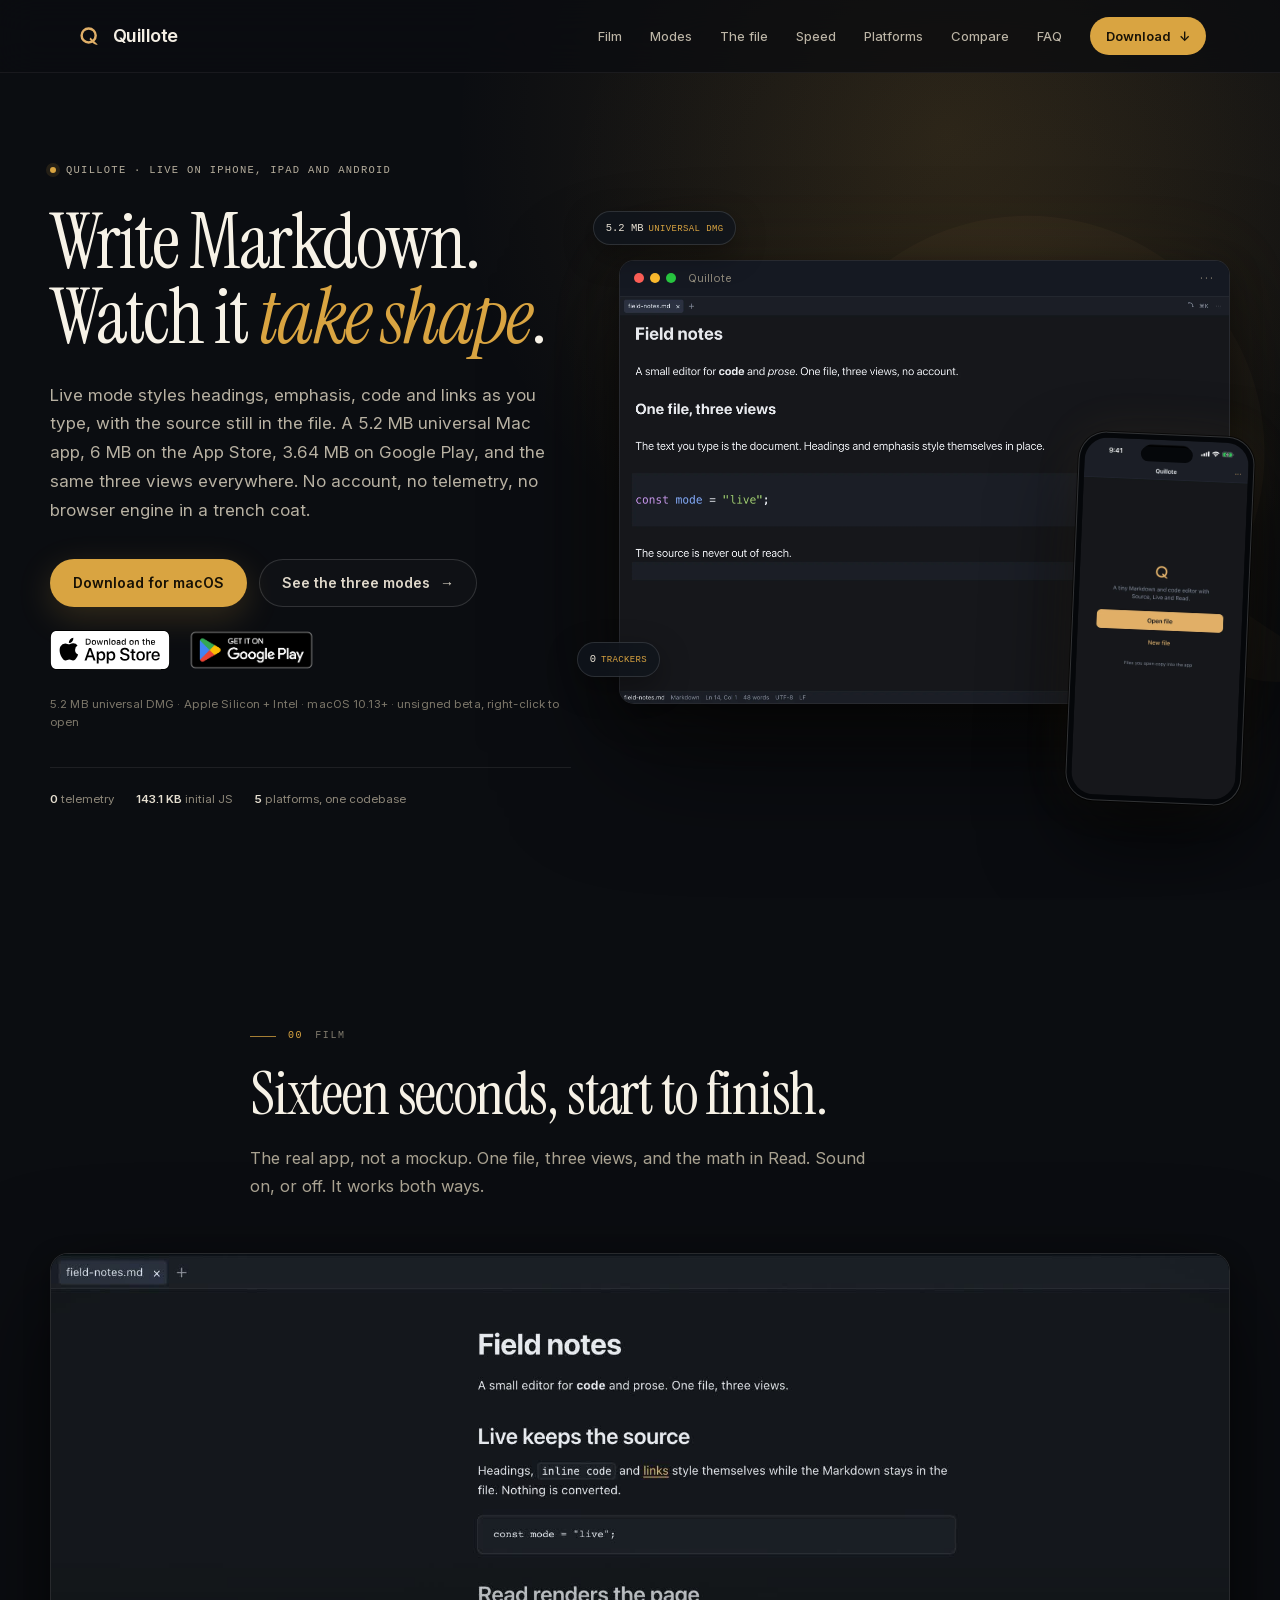
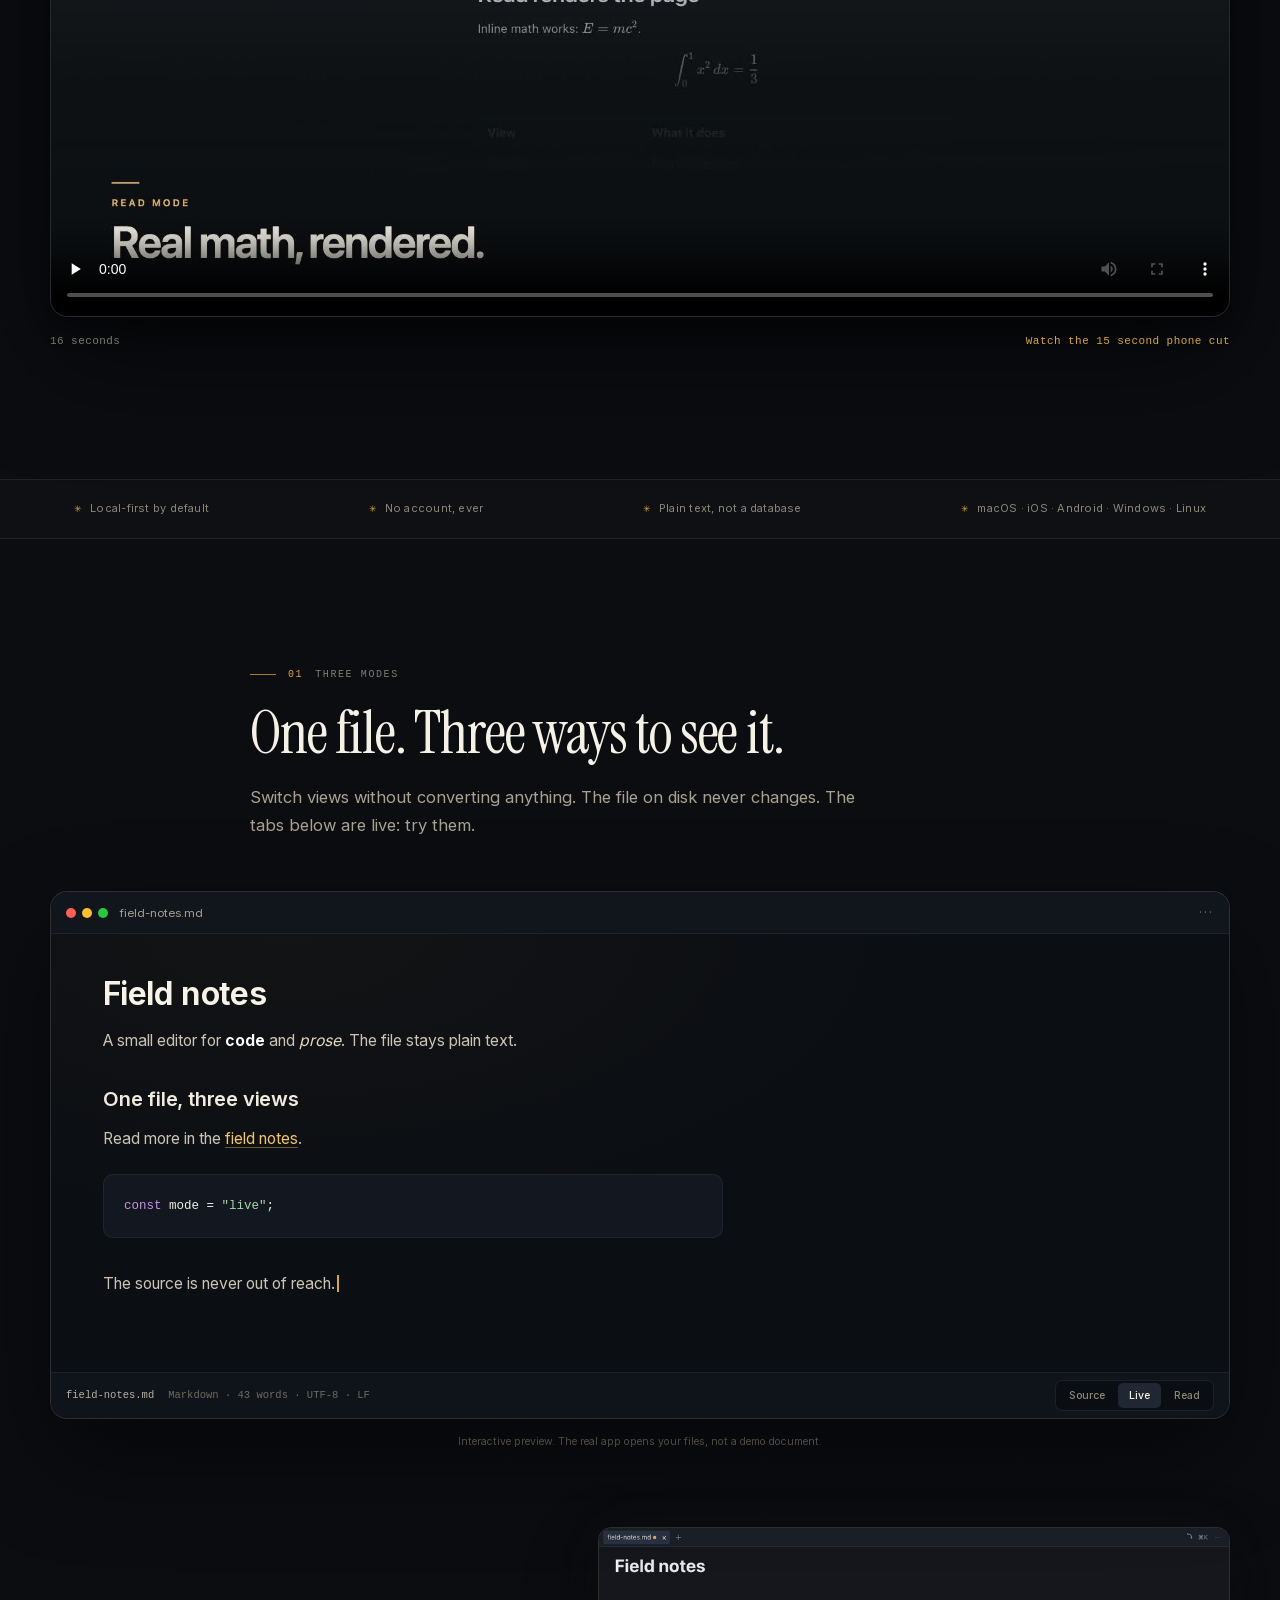
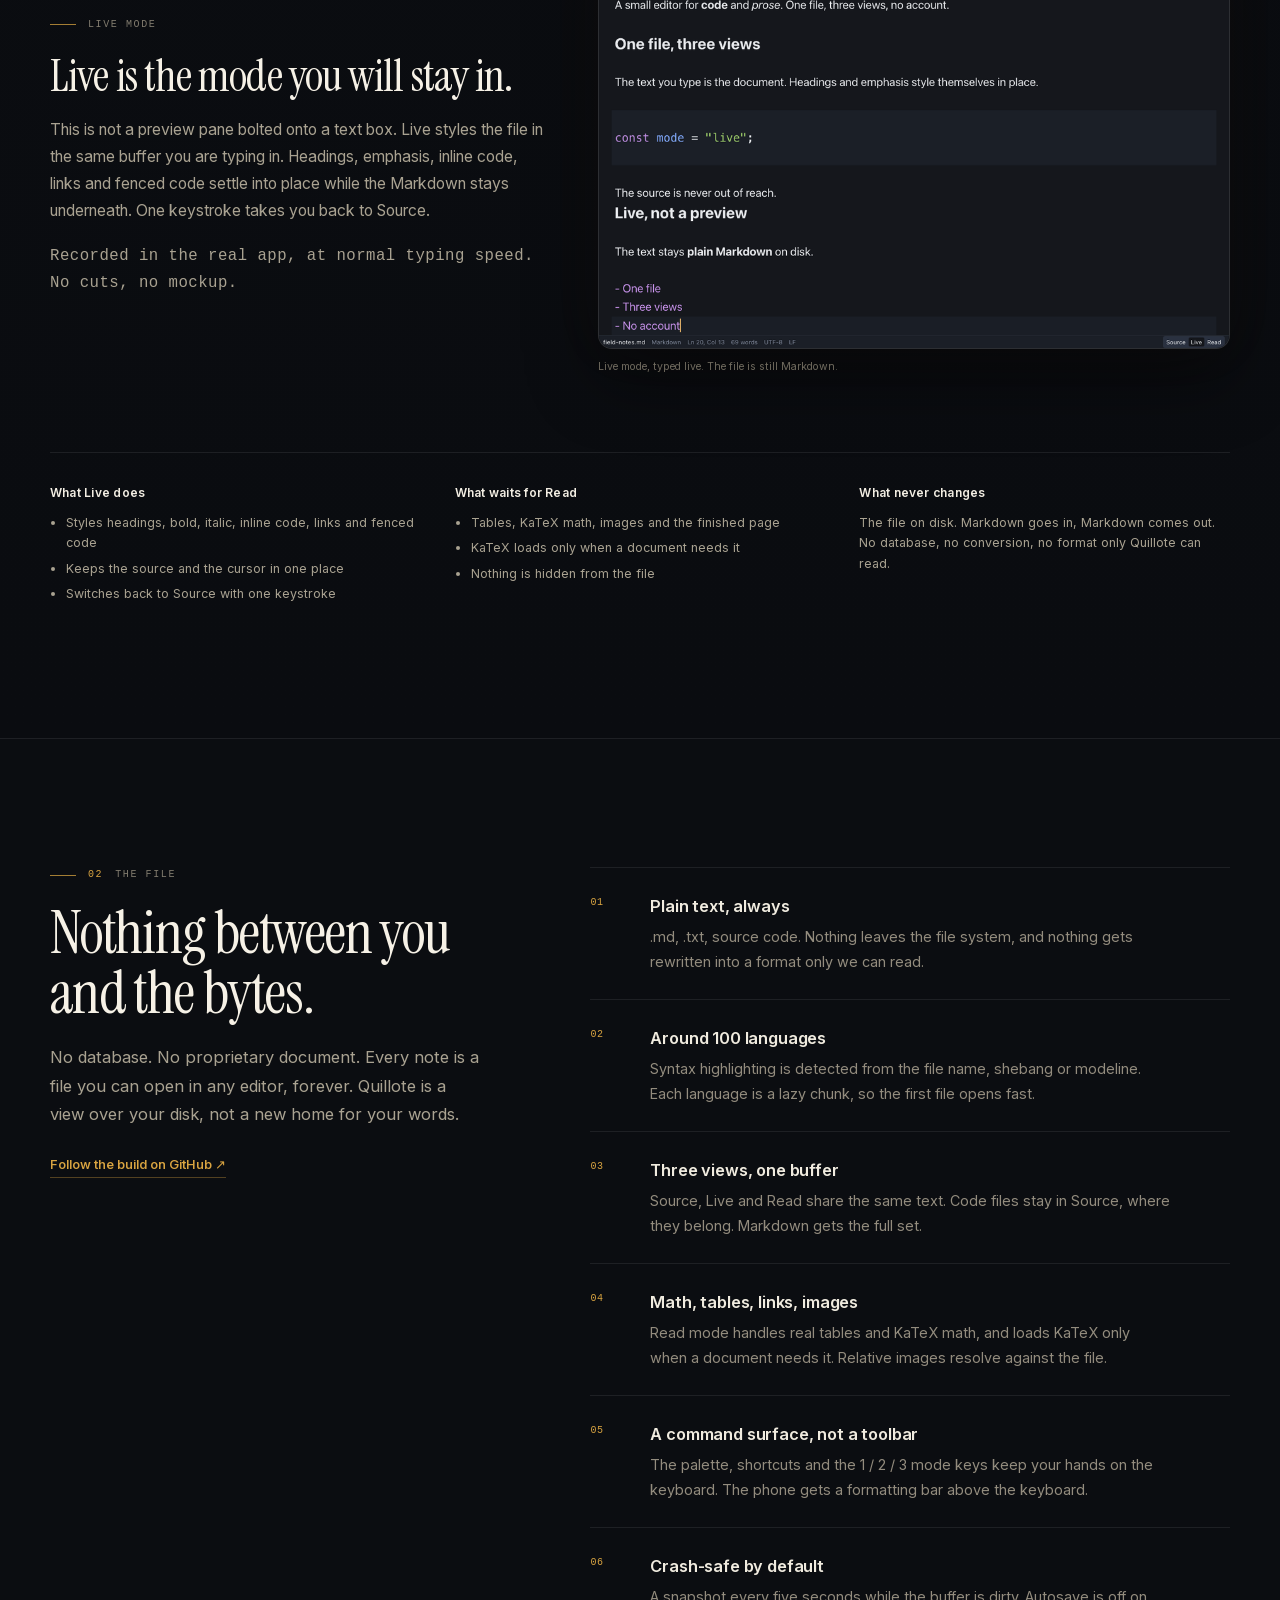
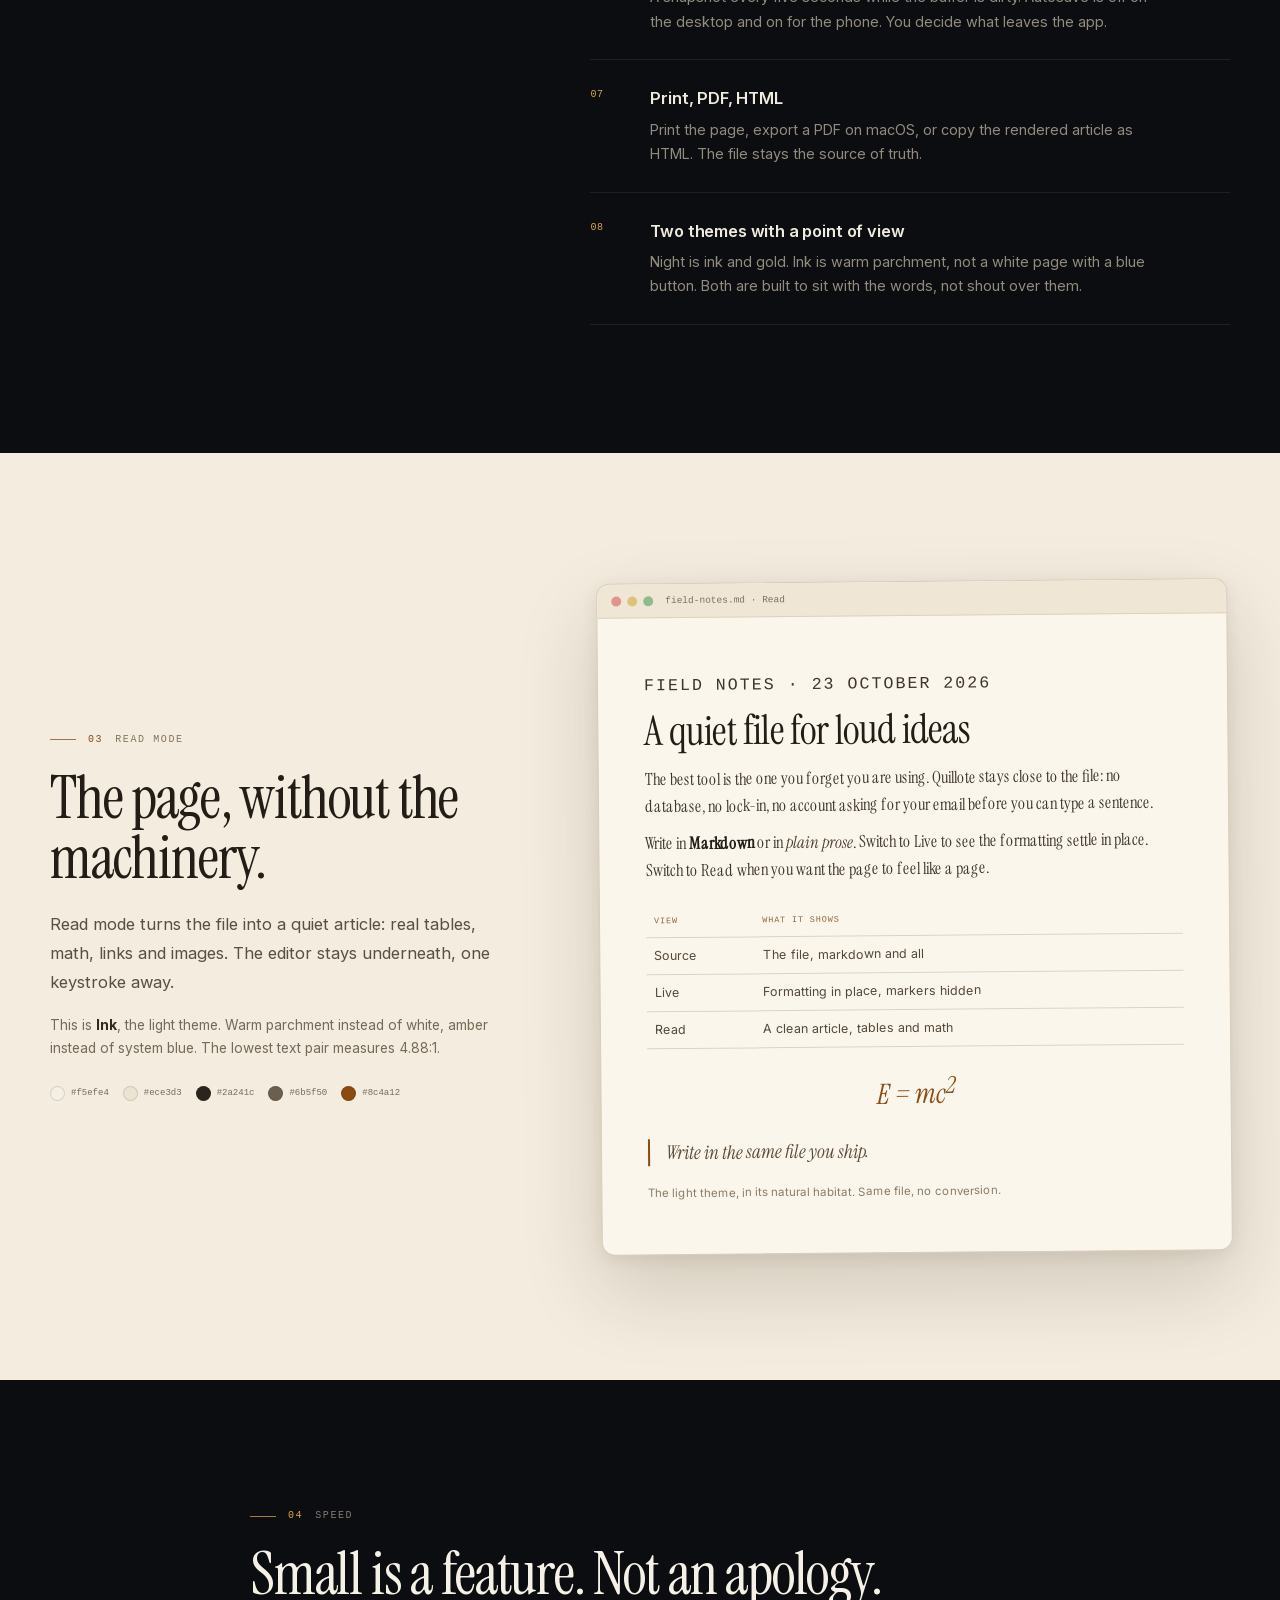
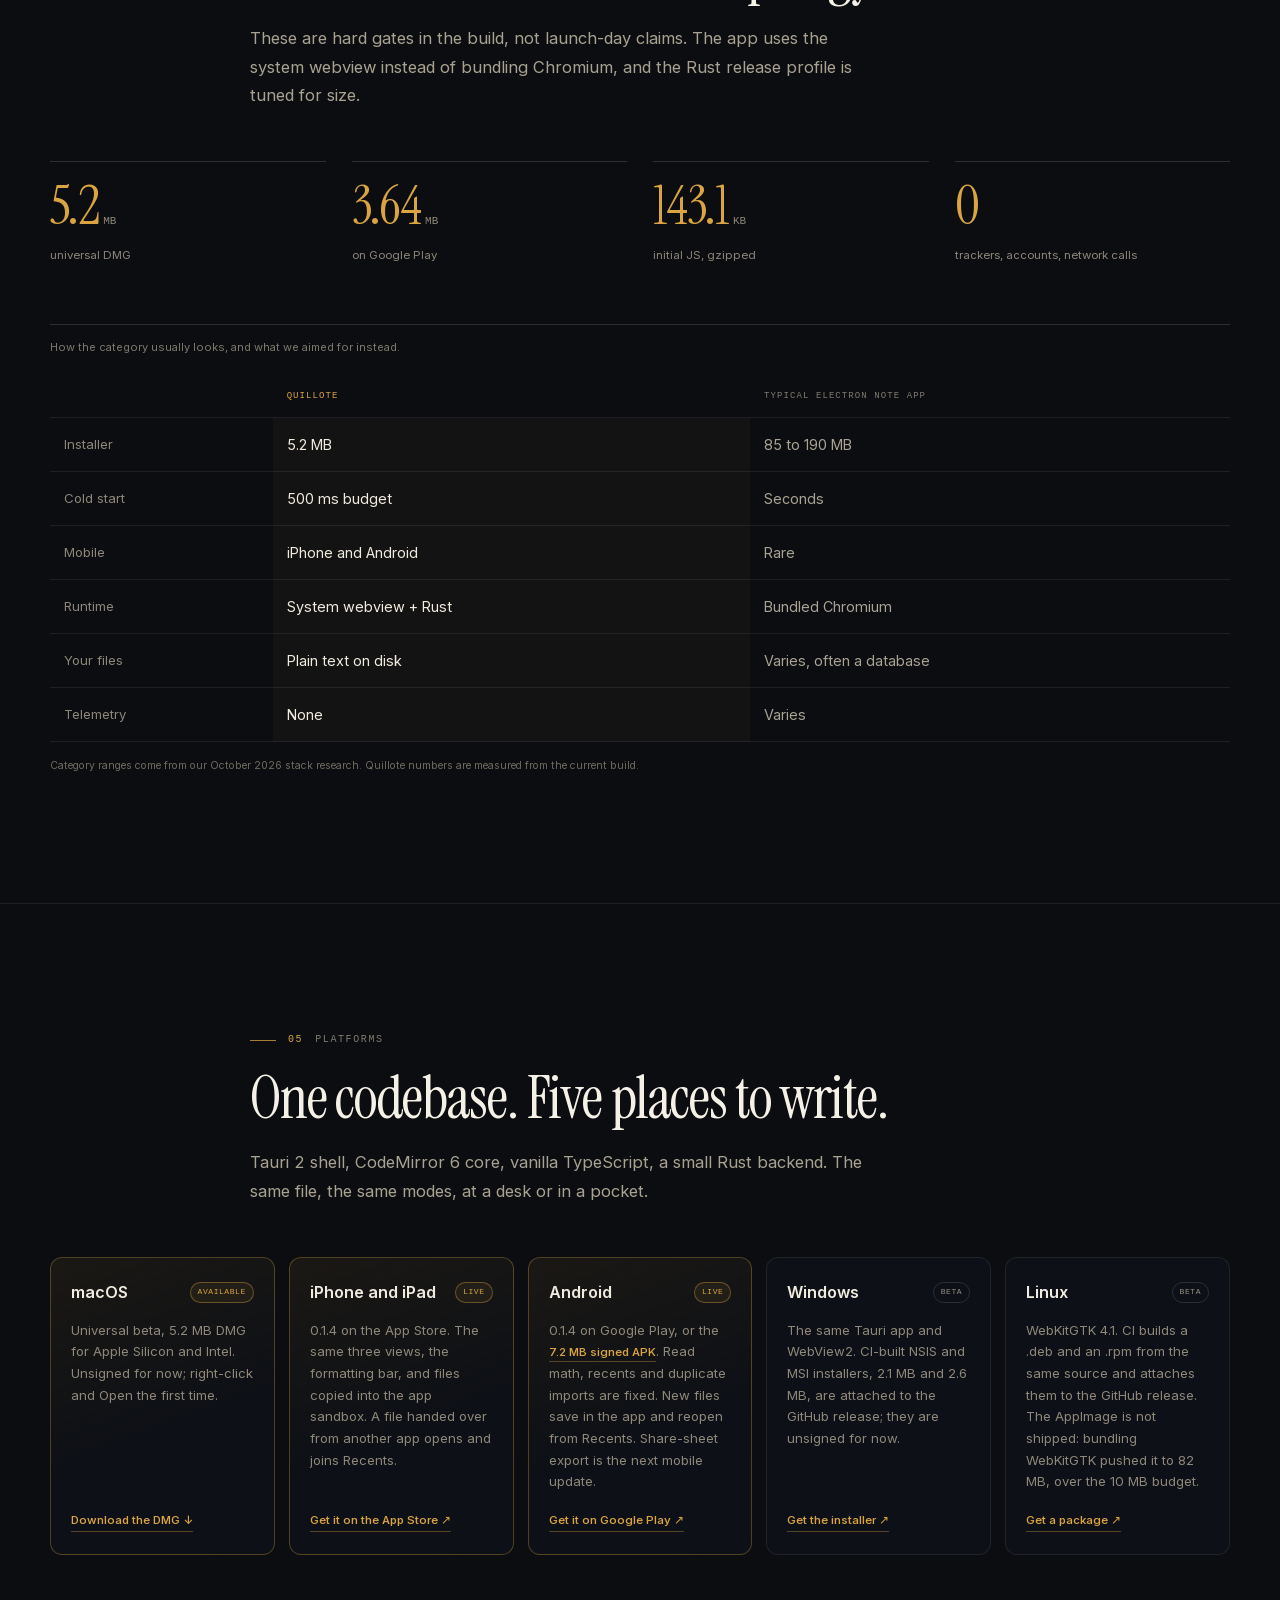
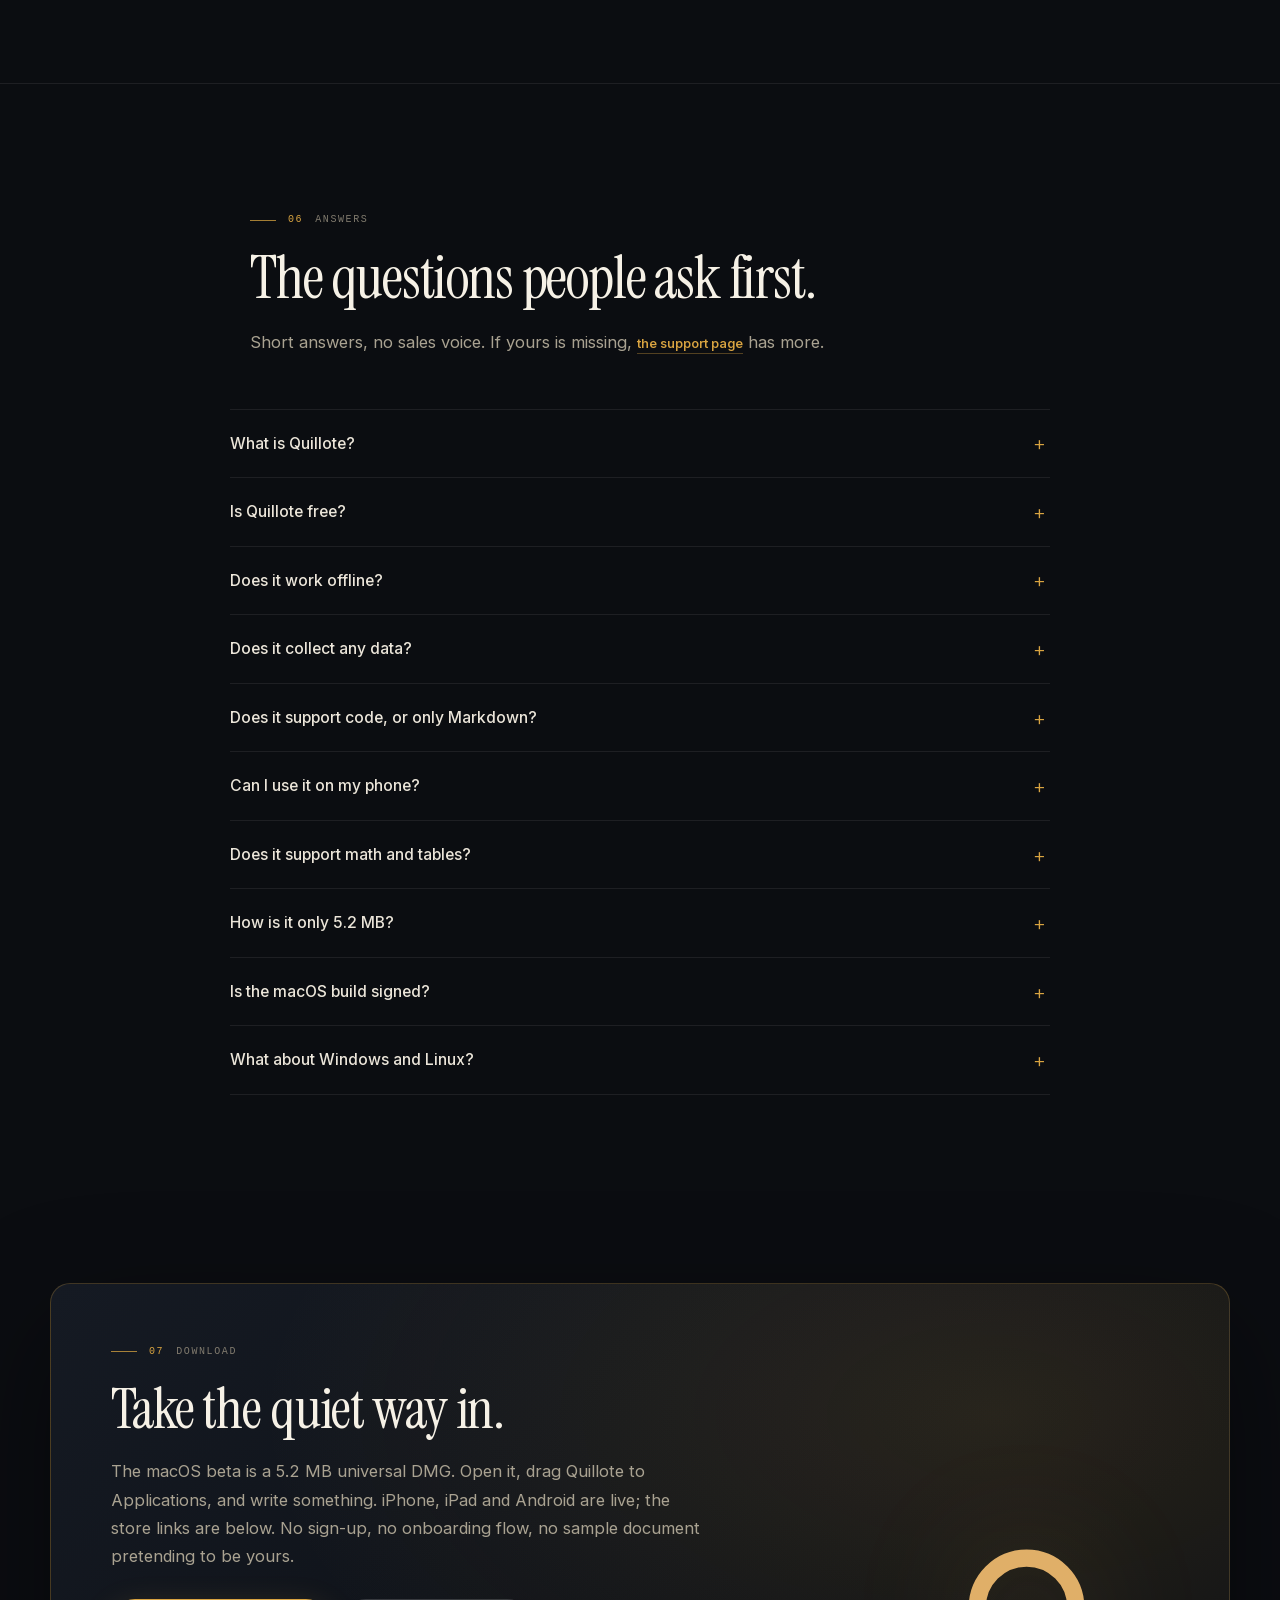
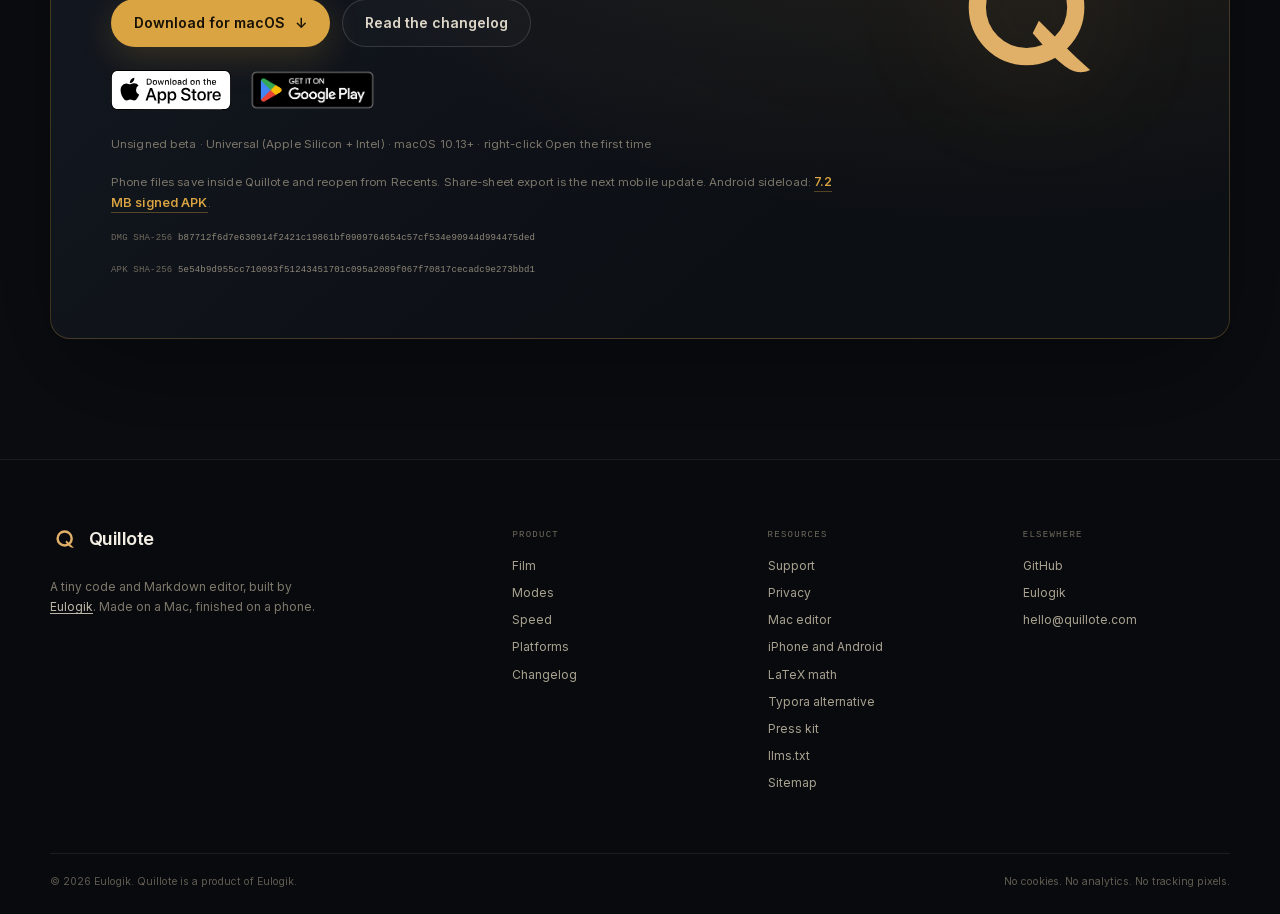
<file: index.html>
<!DOCTYPE html>
<html lang="en">
<head>
  <meta charset="utf-8">
  <meta name="viewport" content="width=device-width, initial-scale=1, viewport-fit=cover">
  <title>Quillote: a tiny Markdown editor with a real Live mode</title>
  <meta name="description" content="Quillote is a 5.2 MB Markdown and code editor for macOS, iPhone, iPad and Android. Live mode styles the file as you type. Local files, no account, no telemetry.">
  <link rel="canonical" href="https://quillote.com/">
  <meta name="theme-color" content="#0b0d11">
  <meta name="color-scheme" content="dark">
  <meta name="author" content="Eulogik">

  <meta property="og:type" content="website">
  <meta property="og:site_name" content="Quillote">
  <meta property="og:title" content="Quillote: write Markdown, watch it take shape">
  <meta property="og:description" content="Live Markdown with a real code editor inside. A 5.2 MB Mac app, 6 MB on the App Store, 3.64 MB on Google Play. Local files, no account, no telemetry.">
  <meta property="og:url" content="https://quillote.com/">
  <meta property="og:image" content="https://quillote.com/assets/img/og.jpg">
  <meta property="og:image:width" content="1200">
  <meta property="og:image:height" content="630">
  <meta property="og:image:alt" content="Quillote, a tiny code and Markdown editor">
  <meta name="twitter:card" content="summary_large_image">
  <meta name="twitter:title" content="Quillote: write Markdown, watch it take shape">
  <meta name="twitter:description" content="Live Markdown with a real code editor inside. A 5.2 MB Mac app, 6 MB on the App Store, 3.64 MB on Google Play. Local files, no account, no telemetry.">
  <meta name="twitter:image" content="https://quillote.com/assets/img/og.jpg">

  <link rel="icon" href="assets/img/quillote-mark.svg" type="image/svg+xml">
  <link rel="apple-touch-icon" href="assets/img/apple-touch-icon.png">
  <link rel="manifest" href="site.webmanifest">
  <link rel="alternate" type="text/markdown" href="index.md" title="Quillote in Markdown">
  <link rel="describedby" href="llms.txt" type="text/plain">

  <link rel="preload" href="assets/fonts/instrument-serif-regular.woff2" as="font" type="font/woff2" crossorigin>
  <link rel="preload" href="assets/fonts/inter-var.woff2" as="font" type="font/woff2" crossorigin>
  <link rel="preload" href="assets/img/desktop-live-hero.webp" as="image" type="image/webp">
  <link rel="stylesheet" href="assets/css/site.css">
  <script>document.documentElement.classList.add('js')</script>
  <script type="application/ld+json">
  {
    "@context": "https://schema.org",
    "@graph": [
      {
        "@type": "WebSite",
        "@id": "https://quillote.com/#website",
        "url": "https://quillote.com/",
        "name": "Quillote",
        "description": "A tiny code and Markdown editor with Source, Live and Read.",
        "inLanguage": "en",
        "publisher": { "@id": "https://quillote.com/#org" }
      },
      {
        "@type": "Organization",
        "@id": "https://quillote.com/#org",
        "name": "Eulogik",
        "url": "https://eulogik.com",
        "logo": "https://quillote.com/assets/img/quillote-icon.png",
        "sameAs": ["https://github.com/eulogik"]
      },
      {
        "@type": "WebPage",
        "@id": "https://quillote.com/#webpage",
        "url": "https://quillote.com/",
        "name": "Quillote: a tiny Markdown editor with a real Live mode",
        "isPartOf": { "@id": "https://quillote.com/#website" },
        "about": { "@id": "https://quillote.com/#app" },
        "primaryImageOfPage": "https://quillote.com/assets/img/og.jpg",
        "datePublished": "2026-10-22",
        "dateModified": "2026-11-04"
      },
      {
        "@type": "VideoObject",
        "name": "Quillote in sixteen seconds",
        "description": "Source, Live and Read in the real app, with KaTeX math, code highlighting and local files.",
        "thumbnailUrl": "https://quillote.com/assets/video/quillote-desktop-poster.jpg",
        "uploadDate": "2026-11-04",
        "duration": "PT16S",
        "contentUrl": "https://quillote.com/assets/video/quillote-desktop-16x9-sound.mp4"
      },
      {
        "@type": "SoftwareApplication",
        "@id": "https://quillote.com/#app",
        "name": "Quillote",
        "operatingSystem": "macOS, iOS, Android, Windows, Linux",
        "applicationCategory": "DeveloperApplication",
        "description": "A tiny code and Markdown editor with Source, Live and Read views. Local files, no account, no telemetry.",
        "softwareVersion": "0.1.3",
        "isAccessibleForFree": true,
        "license": "Proprietary",
        "downloadUrl": "https://quillote.com/assets/downloads/Quillote_0.1.3_universal.dmg",
        "screenshot": "https://quillote.com/assets/img/desktop-live-hero.png",
        "featureList": [
          "Source, Live and Read views",
          "Markdown with tables and KaTeX math in Read",
          "Around 100 code languages with lazy highlighting",
          "Local plain-text files",
          "No account and no telemetry",
          "Crash snapshots every five seconds while dirty"
        ],
        "author": { "@id": "https://quillote.com/#org" },
        "publisher": { "@id": "https://quillote.com/#org" },
        "offers": { "@type": "Offer", "price": "0", "priceCurrency": "USD" }
      },
      {
        "@type": "FAQPage",
        "@id": "https://quillote.com/#faq",
        "mainEntity": [
          {
            "@type": "Question",
            "name": "What is Quillote?",
            "acceptedAnswer": {
              "@type": "Answer",
              "text": "Quillote is a small code and Markdown editor for macOS, iPhone, iPad and Android. It has three views: Source, Live and Read."
            }
          },
          {
            "@type": "Question",
            "name": "Is Quillote free?",
            "acceptedAnswer": {
              "@type": "Answer",
              "text": "Yes. Quillote is free. There is no paid tier, no subscription and no account."
            }
          },
          {
            "@type": "Question",
            "name": "Does Quillote work offline?",
            "acceptedAnswer": {
              "@type": "Answer",
              "text": "Yes. Quillote opens files on your disk and needs no connection. Links open in your browser."
            }
          },
          {
            "@type": "Question",
            "name": "Does Quillote collect any data?",
            "acceptedAnswer": {
              "@type": "Answer",
              "text": "No. There are no accounts, no analytics and no telemetry. The only network request is a link you choose to open."
            }
          },
          {
            "@type": "Question",
            "name": "Does Quillote support code?",
            "acceptedAnswer": {
              "@type": "Answer",
              "text": "Yes. It highlights around 100 languages, with line numbers and a lazy-loaded language chunk for each file type."
            }
          },
          {
            "@type": "Question",
            "name": "Does it support math and tables?",
            "acceptedAnswer": {
              "@type": "Answer",
              "text": "Read mode renders tables and KaTeX math. Live mode styles headings, emphasis, code and links; tables and math stay as source."
            }
          },
          {
            "@type": "Question",
            "name": "Can I use it on my phone?",
            "acceptedAnswer": {
              "@type": "Answer",
              "text": "Yes. Quillote is on the App Store and Google Play, and the signed APK is downloadable. A file you open copies into the app sandbox, and a new file saves in the same folder and reopens from Recents. Share-sheet export is the next mobile update."
            }
          },
          {
            "@type": "Question",
            "name": "How is it only 5.2 MB?",
            "acceptedAnswer": {
              "@type": "Answer",
              "text": "It uses the system webview instead of bundling Chromium, ships no UI or editor fonts, and builds Rust with a size-tuned release profile. The budgets are enforced in CI."
            }
          },
          {
            "@type": "Question",
            "name": "Is the macOS build signed?",
            "acceptedAnswer": {
              "@type": "Answer",
              "text": "The beta DMG is unsigned. Right-click the app and choose Open the first time. Signing and notarization are the next release step."
            }
          },
          {
            "@type": "Question",
            "name": "What about Windows and Linux?",
            "acceptedAnswer": {
              "@type": "Answer",
              "text": "The same codebase builds on Windows and Linux. CI-built installers are attached to the GitHub release; they are unsigned."
            }
          }
        ]
      }
    ]
  }
  </script>
</head>
<body>
  <a class="skip-link" href="#main">Skip to content</a>

  <header class="site-header" id="top">
    <div class="nav-shell">
      <a class="brand" href="./" aria-label="Quillote home"><img class="brand-mark" src="assets/img/quillote-mark.svg" alt="" width="30" height="30" aria-hidden="true"><span class="brand-word">Quillote</span></a>
      <button class="nav-toggle" id="nav-toggle" type="button" aria-expanded="false" aria-controls="nav-links">
        <span class="nav-toggle-line"></span>
        <span class="nav-toggle-line"></span>
        <span class="visually-hidden">Menu</span>
      </button>
      <nav class="nav-links" id="nav-links" aria-label="Primary">
        <a href="#film">Film</a>
        <a href="#modes">Modes</a>
        <a href="#file">The file</a>
        <a href="#speed">Speed</a>
        <a href="#platforms">Platforms</a>
        <a href="typora-alternative/">Compare</a>
        <a href="#faq">FAQ</a>
        <a class="nav-cta" href="#download">Download <span aria-hidden="true">↓</span></a>
      </nav>
    </div>
  </header>

  <main id="main">
    <section class="hero" aria-labelledby="hero-title">
      <div class="hero-noise" aria-hidden="true"></div>
      <img class="hero-watermark" src="assets/img/quillote-mark.svg" alt="" width="820" height="820" aria-hidden="true">
      <div class="hero-grid">
        <div class="hero-copy">
          <p class="eyebrow"><span class="eyebrow-dot"></span> Quillote · live on iPhone, iPad and Android</p>
          <h1 id="hero-title">Write Markdown. Watch it <em>take shape</em>.</h1>
          <p class="hero-sub">Live mode styles headings, emphasis, code and links as you type, with the source still in the file. A 5.2 MB universal Mac app, 6 MB on the App Store, 3.64 MB on Google Play, and the same three views everywhere. No account, no telemetry, no browser engine in a trench coat.</p>
          <div class="hero-actions">
            <a class="btn btn-gold" href="assets/downloads/Quillote_0.1.3_universal.dmg" download>Download for macOS</a>
            <a class="btn btn-ghost" href="#modes">See the three modes <span aria-hidden="true">→</span></a>
          </div>
          <div class="store-badges">
            <a class="store-badge" href="https://apps.apple.com/app/id6826502388" aria-label="Download on the App Store"><img src="assets/img/app-store-badge.svg" alt="Download on the App Store" width="120" height="40"></a>
            <a class="store-badge store-badge--play" href="https://play.google.com/store/apps/details?id=com.quillote.app" aria-label="Get it on Google Play"><img src="assets/img/google-play-badge.png" alt="Get it on Google Play" width="140" height="54"></a>
          </div>
          <p class="hero-note">5.2 MB universal DMG · Apple Silicon + Intel · macOS 10.13+ · unsigned beta, right-click to open</p>
          <div class="hero-proof">
            <span><strong>0</strong> telemetry</span>
            <span><strong>143.1 KB</strong> initial JS</span>
            <span><strong>5</strong> platforms, one codebase</span>
          </div>
        </div>

        <div class="hero-stage" aria-hidden="true">
          <div class="window-frame">
            <div class="window-bar">
              <span class="traffic"><i></i><i></i><i></i></span>
              <span class="window-title">Quillote</span>
              <span class="window-dots">···</span>
            </div>
            <picture>
              <source srcset="assets/img/desktop-live-hero.webp" type="image/webp">
              <img src="assets/img/desktop-live-hero.png" alt="" width="2400" height="1600" fetchpriority="high" decoding="async">
            </picture>
          </div>
          <div class="phone-frame">
            <span class="phone-notch"></span>
            <picture>
              <source srcset="assets/img/iphone-first-run-dark-2x.webp" type="image/webp">
              <img src="assets/img/iphone-first-run-dark-2x.png" alt="" width="804" height="1748" loading="lazy" decoding="async">
            </picture>
          </div>
          <span class="chip chip-a">5.2 MB <small>universal DMG</small></span>
          <span class="chip chip-b">0 <small>trackers</small></span>
        </div>
      </div>
    </section>

    <section class="section film-section" id="film" aria-labelledby="film-title">
      <div class="section-head">
        <p class="label"><span>00</span> Film</p>
        <h2 id="film-title">Sixteen seconds, start to finish.</h2>
        <p class="lead">The real app, not a mockup. One file, three views, and the math in Read. Sound on, or off. It works both ways.</p>
      </div>
      <div class="film-frame">
        <!-- biome-ignore lint/a11y/useMediaCaption: the film has no speech, only a music bed and transition sounds -->
        <video controls playsinline preload="none" width="1920" height="1080" poster="assets/video/quillote-desktop-poster.jpg" aria-label="Quillote product film, 16 seconds">
          <source src="assets/video/quillote-desktop-16x9-sound.mp4" type="video/mp4">
          Your browser does not support the video tag. <a href="assets/video/quillote-desktop-16x9-sound.mp4">Download the film</a>.
        </video>
      </div>
      <p class="film-meta"><span>16 seconds</span><a href="assets/video/quillote-phone-9x16-sound.mp4">Watch the 15 second phone cut</a></p>
    </section>

    <section class="proof-strip" aria-label="Principles">
      <div class="proof-shell">
        <p><span class="proof-mark">✳</span> Local-first by default</p>
        <p><span class="proof-mark">✳</span> No account, ever</p>
        <p><span class="proof-mark">✳</span> Plain text, not a database</p>
        <p><span class="proof-mark">✳</span> macOS · iOS · Android · Windows · Linux</p>
      </div>
    </section>

    <section class="section modes" id="modes" aria-labelledby="modes-title">
      <div class="section-head">
        <p class="label"><span>01</span> Three modes</p>
        <h2 id="modes-title">One file. Three ways to see it.</h2>
        <p class="lead">Switch views without converting anything. The file on disk never changes. The tabs below are live: try them.</p>
      </div>

      <div class="demo-window" id="demo" data-mode="live">
        <div class="demo-bar">
          <span class="traffic"><i></i><i></i><i></i></span>
          <span class="demo-tab-title">field-notes.md</span>
          <span class="demo-dots">···</span>
        </div>
        <div class="demo-panels">
          <div class="demo-panel" id="panel-source" role="tabpanel" aria-labelledby="tab-source" hidden>
            <pre class="source-code"><span class="tok-h"># Field notes</span>

A small editor for <span class="tok-strong">**code**</span> and <span class="tok-em">*prose*</span>.
The file stays <span class="tok-plain">plain text</span>.

<span class="tok-h">## One file, three views</span>

Read more in the <span class="tok-link">[field notes](https://quillote.com/notes)</span>.

<span class="tok-fence">~~~ts</span>
<span class="tok-code">const mode = "live";</span>
<span class="tok-fence">~~~</span>

The source is never out of reach.</pre>
          </div>
          <div class="demo-panel demo-live" id="panel-live" role="tabpanel" aria-labelledby="tab-live">
            <div class="live-doc">
              <h3>Field notes</h3>
              <p>A small editor for <strong>code</strong> and <em>prose</em>. The file stays plain text.</p>
              <h4>One file, three views</h4>
              <p>Read more in the <a href="https://quillote.com/notes">field notes</a>.</p>
              <pre><code><span class="code-key">const</span> mode = <span class="code-str">"live"</span>;</code></pre>
              <p class="live-tail">The source is never out of reach.<span class="caret" aria-hidden="true"></span></p>
            </div>
          </div>
          <div class="demo-panel demo-read" id="panel-read" role="tabpanel" aria-labelledby="tab-read" hidden>
            <article class="read-doc">
              <p class="read-kicker">Field notes</p>
              <h3>One file, three views</h3>
              <p>A small editor for <strong>code</strong> and <em>prose</em>. The file stays plain text.</p>
              <p>Read more in the <a href="https://quillote.com/notes">field notes</a>.</p>
              <pre><code><span class="code-key">const</span> mode = <span class="code-str">"live"</span>;</code></pre>
              <p>The source is never out of reach.</p>
            </article>
          </div>
        </div>
        <div class="demo-status">
          <span class="demo-file">field-notes.md</span>
          <span class="demo-meta">Markdown · 43 words · UTF-8 · LF</span>
          <div class="demo-tabs" role="tablist" aria-label="View mode">
            <button type="button" class="demo-tab" id="tab-source" role="tab" aria-selected="false" aria-controls="panel-source" data-demo-tab="source" tabindex="-1">Source</button>
            <button type="button" class="demo-tab is-active" id="tab-live" role="tab" aria-selected="true" aria-controls="panel-live" data-demo-tab="live" tabindex="0">Live</button>
            <button type="button" class="demo-tab" id="tab-read" role="tab" aria-selected="false" aria-controls="panel-read" data-demo-tab="read" tabindex="-1">Read</button>
          </div>
        </div>
      </div>
      <p class="demo-caption">Interactive preview. The real app opens your files, not a demo document.</p>

      <div class="live-feature" id="live">
        <div class="live-feature-head">
          <p class="label">Live mode</p>
          <h3>Live is the mode you will stay in.</h3>
          <p>This is not a preview pane bolted onto a text box. Live styles the file in the same buffer you are typing in. Headings, emphasis, inline code, links and fenced code settle into place while the Markdown stays underneath. One keystroke takes you back to Source.</p>
          <p class="live-note">Recorded in the real app, at normal typing speed. No cuts, no mockup.</p>
        </div>
        <div class="live-video">
          <video src="assets/img/quillote-live.mp4" poster="assets/img/quillote-live-poster.png" width="1200" height="800" autoplay muted loop playsinline preload="metadata" aria-label="Typing Markdown in Quillote Live mode; headings, bold text and code style themselves in place."></video>
          <p class="demo-caption">Live mode, typed live. The file is still Markdown.</p>
        </div>
        <div class="live-truth">
          <div>
            <h4>What Live does</h4>
            <ul>
              <li>Styles headings, bold, italic, inline code, links and fenced code</li>
              <li>Keeps the source and the cursor in one place</li>
              <li>Switches back to Source with one keystroke</li>
            </ul>
          </div>
          <div>
            <h4>What waits for Read</h4>
            <ul>
              <li>Tables, KaTeX math, images and the finished page</li>
              <li>KaTeX loads only when a document needs it</li>
              <li>Nothing is hidden from the file</li>
            </ul>
          </div>
          <div>
            <h4>What never changes</h4>
            <p>The file on disk. Markdown goes in, Markdown comes out. No database, no conversion, no format only Quillote can read.</p>
          </div>
        </div>
      </div>
    </section>

    <section class="section file-section" id="file" aria-labelledby="file-title">
      <div class="split">
        <div class="split-sticky">
          <p class="label"><span>02</span> The file</p>
          <h2 id="file-title">Nothing between you and the bytes.</h2>
          <p class="lead">No database. No proprietary document. Every note is a file you can open in any editor, forever. Quillote is a view over your disk, not a new home for your words.</p>
          <a class="text-link" href="https://github.com/eulogik" rel="noopener">Follow the build on GitHub <span aria-hidden="true">↗</span></a>
        </div>
        <ol class="feature-list">
          <li>
            <span class="feature-num">01</span>
            <div><h3>Plain text, always</h3><p>.md, .txt, source code. Nothing leaves the file system, and nothing gets rewritten into a format only we can read.</p></div>
          </li>
          <li>
            <span class="feature-num">02</span>
            <div><h3>Around 100 languages</h3><p>Syntax highlighting is detected from the file name, shebang or modeline. Each language is a lazy chunk, so the first file opens fast.</p></div>
          </li>
          <li>
            <span class="feature-num">03</span>
            <div><h3>Three views, one buffer</h3><p>Source, Live and Read share the same text. Code files stay in Source, where they belong. Markdown gets the full set.</p></div>
          </li>
          <li>
            <span class="feature-num">04</span>
            <div><h3>Math, tables, links, images</h3><p>Read mode handles real tables and KaTeX math, and loads KaTeX only when a document needs it. Relative images resolve against the file.</p></div>
          </li>
          <li>
            <span class="feature-num">05</span>
            <div><h3>A command surface, not a toolbar</h3><p>The palette, shortcuts and the 1 / 2 / 3 mode keys keep your hands on the keyboard. The phone gets a formatting bar above the keyboard.</p></div>
          </li>
          <li>
            <span class="feature-num">06</span>
            <div><h3>Crash-safe by default</h3><p>A snapshot every five seconds while the buffer is dirty. Autosave is off on the desktop and on for the phone. You decide what leaves the app.</p></div>
          </li>
          <li>
            <span class="feature-num">07</span>
            <div><h3>Print, PDF, HTML</h3><p>Print the page, export a PDF on macOS, or copy the rendered article as HTML. The file stays the source of truth.</p></div>
          </li>
          <li>
            <span class="feature-num">08</span>
            <div><h3>Two themes with a point of view</h3><p>Night is ink and gold. Ink is warm parchment, not a white page with a blue button. Both are built to sit with the words, not shout over them.</p></div>
          </li>
        </ol>
      </div>
    </section>

    <section class="paper-section" id="ink" aria-labelledby="ink-title">
      <div class="paper-inner">
        <div class="paper-copy">
          <p class="label label-dark"><span>03</span> Read mode</p>
          <h2 id="ink-title">The page, without the machinery.</h2>
          <p class="paper-lead">Read mode turns the file into a quiet article: real tables, math, links and images. The editor stays underneath, one keystroke away.</p>
          <p class="paper-note">This is <strong>Ink</strong>, the light theme. Warm parchment instead of white, amber instead of system blue. The lowest text pair measures 4.88:1.</p>
          <div class="swatches">
            <span><i style="background:#f5efe4"></i>#f5efe4</span>
            <span><i style="background:#ece3d3"></i>#ece3d3</span>
            <span><i style="background:#2a241c"></i>#2a241c</span>
            <span><i style="background:#6b5f50"></i>#6b5f50</span>
            <span><i style="background:#8c4a12"></i>#8c4a12</span>
          </div>
        </div>
        <div class="paper-card">
          <div class="paper-bar">
            <span class="traffic traffic-light"><i></i><i></i><i></i></span>
            <span>field-notes.md · Read</span>
          </div>
          <article class="paper-article">
            <p class="paper-kicker">Field notes · 23 October 2026</p>
            <h3>A quiet file for loud ideas</h3>
            <p>The best tool is the one you forget you are using. Quillote stays close to the file: no database, no lock-in, no account asking for your email before you can type a sentence.</p>
            <p>Write in <strong>Markdown</strong> or in <em>plain prose</em>. Switch to Live to see the formatting settle in place. Switch to Read when you want the page to feel like a page.</p>
            <table>
              <caption class="visually-hidden">A small comparison of views</caption>
              <thead><tr><th scope="col">View</th><th scope="col">What it shows</th></tr></thead>
              <tbody>
                <tr><td>Source</td><td>The file, markdown and all</td></tr>
                <tr><td>Live</td><td>Formatting in place, markers hidden</td></tr>
                <tr><td>Read</td><td>A clean article, tables and math</td></tr>
              </tbody>
            </table>
            <p class="formula">E = mc<sup>2</sup></p>
            <blockquote>Write in the same file you ship.</blockquote>
            <p class="paper-small">The light theme, in its natural habitat. Same file, no conversion.</p>
          </article>
        </div>
      </div>
    </section>

    <section class="section speed" id="speed" aria-labelledby="speed-title">
      <div class="section-head">
        <p class="label"><span>04</span> Speed</p>
        <h2 id="speed-title">Small is a feature. Not an apology.</h2>
        <p class="lead">These are hard gates in the build, not launch-day claims. The app uses the system webview instead of bundling Chromium, and the Rust release profile is tuned for size.</p>
      </div>
      <div class="stats">
        <div class="stat"><span class="stat-num">5.2</span><span class="stat-unit">MB</span><span class="stat-label">universal DMG</span></div>
        <div class="stat"><span class="stat-num">3.64</span><span class="stat-unit">MB</span><span class="stat-label">on Google Play</span></div>
        <div class="stat"><span class="stat-num">143.1</span><span class="stat-unit">KB</span><span class="stat-label">initial JS, gzipped</span></div>
        <div class="stat"><span class="stat-num">0</span><span class="stat-unit"></span><span class="stat-label">trackers, accounts, network calls</span></div>
      </div>
      <div class="table-wrap">
        <table class="compare">
          <caption>How the category usually looks, and what we aimed for instead.</caption>
          <thead>
            <tr><th scope="col"></th><th scope="col">Quillote</th><th scope="col">Typical Electron note app</th></tr>
          </thead>
          <tbody>
            <tr><th scope="row">Installer</th><td>5.2 MB</td><td>85 to 190 MB</td></tr>
            <tr><th scope="row">Cold start</th><td>500 ms budget</td><td>Seconds</td></tr>
            <tr><th scope="row">Mobile</th><td>iPhone and Android</td><td>Rare</td></tr>
            <tr><th scope="row">Runtime</th><td>System webview + Rust</td><td>Bundled Chromium</td></tr>
            <tr><th scope="row">Your files</th><td>Plain text on disk</td><td>Varies, often a database</td></tr>
            <tr><th scope="row">Telemetry</th><td>None</td><td>Varies</td></tr>
          </tbody>
        </table>
      </div>
      <p class="footnote">Category ranges come from our October 2026 stack research. Quillote numbers are measured from the current build.</p>
    </section>

    <section class="section platforms" id="platforms" aria-labelledby="platforms-title">
      <div class="section-head">
        <p class="label"><span>05</span> Platforms</p>
        <h2 id="platforms-title">One codebase. Five places to write.</h2>
        <p class="lead">Tauri 2 shell, CodeMirror 6 core, vanilla TypeScript, a small Rust backend. The same file, the same modes, at a desk or in a pocket.</p>
      </div>
      <div class="platform-grid">
        <article class="platform is-ready">
          <div class="platform-top"><h3>macOS</h3><span class="status status-ready">Available</span></div>
          <p>Universal beta, 5.2 MB DMG for Apple Silicon and Intel. Unsigned for now; right-click and Open the first time.</p>
          <a class="text-link" href="assets/downloads/Quillote_0.1.3_universal.dmg" download>Download the DMG <span aria-hidden="true">↓</span></a>
        </article>
        <article class="platform is-ready">
          <div class="platform-top"><h3>iPhone and iPad</h3><span class="status status-ready">Live</span></div>
          <p>0.1.4 on the App Store. The same three views, the formatting bar, and files copied into the app sandbox. A file handed over from another app opens and joins Recents.</p>
          <a class="text-link" href="https://apps.apple.com/app/id6826502388" rel="noopener">Get it on the App Store <span aria-hidden="true">↗</span></a>
        </article>
        <article class="platform is-ready">
          <div class="platform-top"><h3>Android</h3><span class="status status-ready">Live</span></div>
          <p>0.1.4 on Google Play, or the <a class="text-link" href="assets/downloads/Quillote_0.1.4_arm64.apk" download>7.2 MB signed APK</a>. Read math, recents and duplicate imports are fixed. New files save in the app and reopen from Recents. Share-sheet export is the next mobile update.</p>
          <a class="text-link" href="https://play.google.com/store/apps/details?id=com.quillote.app" rel="noopener">Get it on Google Play <span aria-hidden="true">↗</span></a>
        </article>
        <article class="platform">
          <div class="platform-top"><h3>Windows</h3><span class="status">Beta</span></div>
          <p>The same Tauri app and WebView2. CI-built NSIS and MSI installers, 2.1 MB and 2.6 MB, are attached to the GitHub release; they are unsigned for now.</p>
          <a class="text-link" href="https://github.com/eulogik/quillote-site/releases" rel="noopener">Get the installer <span aria-hidden="true">↗</span></a>
        </article>
        <article class="platform">
          <div class="platform-top"><h3>Linux</h3><span class="status">Beta</span></div>
          <p>WebKitGTK 4.1. CI builds a .deb and an .rpm from the same source and attaches them to the GitHub release. The AppImage is not shipped: bundling WebKitGTK pushed it to 82 MB, over the 10 MB budget.</p>
          <a class="text-link" href="https://github.com/eulogik/quillote-site/releases" rel="noopener">Get a package <span aria-hidden="true">↗</span></a>
        </article>
      </div>
    </section>

    <section class="section faq-section" id="faq" aria-labelledby="faq-title">
      <div class="section-head">
        <p class="label"><span>06</span> Answers</p>
        <h2 id="faq-title">The questions people ask first.</h2>
        <p class="lead">Short answers, no sales voice. If yours is missing, <a class="text-link" href="support/">the support page</a> has more.</p>
      </div>
      <div class="faq-list">
        <details class="faq-item">
          <summary>What is Quillote?</summary>
          <p>Quillote is a small code and Markdown editor for macOS, iPhone, iPad and Android. It has three views: Source, Live and Read. It is built for people who keep their work in files, not in someone else's database.</p>
        </details>
        <details class="faq-item">
          <summary>Is Quillote free?</summary>
          <p>Yes. Quillote is free. There is no paid tier, no subscription and no account. The Mac app is a direct DMG, and the iPhone, iPad and Android apps are on their stores.</p>
        </details>
        <details class="faq-item">
          <summary>Does it work offline?</summary>
          <p>Yes. Quillote opens files on your disk and needs no connection. A link you click opens in your browser.</p>
        </details>
        <details class="faq-item">
          <summary>Does it collect any data?</summary>
          <p>No. There are no accounts, no analytics and no telemetry. The app does not check for updates in this beta. The only network request is a link you choose to open.</p>
        </details>
        <details class="faq-item">
          <summary>Does it support code, or only Markdown?</summary>
          <p>Both. Markdown gets Source, Live and Read. Code files get Source, with syntax highlighting for around 100 languages, line numbers and a lazy-loaded grammar per language.</p>
        </details>
        <details class="faq-item">
          <summary>Can I use it on my phone?</summary>
          <p>Yes. Quillote is live on the App Store and Google Play, and the signed APK is downloadable below. On both, a file you open copies into the app sandbox. A new file saves in the same folder and reopens from Recents. Exporting a copy through the share sheet is the next mobile update. Writing back to a picked provider URL is still not reliable.</p>
        </details>
        <details class="faq-item">
          <summary>Does it support math and tables?</summary>
          <p>Read mode renders tables and KaTeX math. Live mode styles headings, emphasis, code and links; tables and math stay as source, so nothing is hidden from the file. KaTeX loads only when a document needs it.</p>
        </details>
        <details class="faq-item">
          <summary>How is it only 5.2 MB?</summary>
          <p>It uses the system webview instead of bundling Chromium, ships no UI or editor fonts, and builds Rust with LTO, one codegen unit, stripping and panic=abort. The size budgets run in CI.</p>
        </details>
        <details class="faq-item">
          <summary>Is the macOS build signed?</summary>
          <p>Not yet. The public beta DMG is unsigned, so right-click the app and choose Open the first time. Signing and notarization are the next release step.</p>
        </details>
        <details class="faq-item">
          <summary>What about Windows and Linux?</summary>
          <p>The same codebase builds on Windows and Linux. CI-built installers are attached to the GitHub release; they are unsigned for now. Windows users will see SmartScreen until a code-signing certificate is added.</p>
        </details>
      </div>
    </section>

    <section class="download-section" id="download" aria-labelledby="download-title">
      <div class="download-card">
        <div class="download-copy">
          <p class="label"><span>07</span> Download</p>
          <h2 id="download-title">Take the quiet way in.</h2>
          <p class="lead">The macOS beta is a 5.2 MB universal DMG. Open it, drag Quillote to Applications, and write something. iPhone, iPad and Android are live; the store links are below. No sign-up, no onboarding flow, no sample document pretending to be yours.</p>
          <div class="hero-actions">
            <a class="btn btn-gold" href="assets/downloads/Quillote_0.1.3_universal.dmg" download>Download for macOS <span aria-hidden="true">↓</span></a>
            <a class="btn btn-ghost" href="changelog/">Read the changelog</a>
          </div>
          <div class="store-badges">
            <a class="store-badge" href="https://apps.apple.com/app/id6826502388" aria-label="Download on the App Store"><img src="assets/img/app-store-badge.svg" alt="Download on the App Store" width="120" height="40"></a>
            <a class="store-badge store-badge--play" href="https://play.google.com/store/apps/details?id=com.quillote.app" aria-label="Get it on Google Play"><img src="assets/img/google-play-badge.png" alt="Get it on Google Play" width="140" height="54"></a>
          </div>
          <p class="hero-note">Unsigned beta · Universal (Apple Silicon + Intel) · macOS 10.13+ · right-click Open the first time</p>
          <p class="hero-note">Phone files save inside Quillote and reopen from Recents. Share-sheet export is the next mobile update. Android sideload: <a class="text-link" href="assets/downloads/Quillote_0.1.4_arm64.apk" download>7.2 MB signed APK</a>.</p>
          <p class="hash-line">DMG SHA-256 <code id="dmg-hash">b87712f6d7e630914f2421c19861bf0909764654c57cf534e90944d994475ded</code></p>
          <p class="hash-line">APK SHA-256 <code>5e54b9d955cc710093f51243451701c095a2089f067f70817cecadc9e273bbd1</code></p>
        </div>
        <div class="download-art" aria-hidden="true">
          <img src="assets/img/quillote-mark.svg" alt="" width="260" height="260">
          <span>Q</span>
        </div>
      </div>
    </section>
  </main>

  <footer class="site-footer">
    <div class="footer-shell">
      <div class="footer-brand">
        <a class="brand" href="./" aria-label="Quillote home"><img class="brand-mark" src="assets/img/quillote-mark.svg" alt="" width="30" height="30" aria-hidden="true"><span class="brand-word">Quillote</span></a>
        <p>A tiny code and Markdown editor, built by <a href="https://eulogik.com" rel="noopener">Eulogik</a>. Made on a Mac, finished on a phone.</p>
      </div>
      <div class="footer-col">
        <h3>Product</h3>
        <a href="#film">Film</a>
        <a href="#modes">Modes</a>
        <a href="#speed">Speed</a>
        <a href="#platforms">Platforms</a>
        <a href="changelog/">Changelog</a>
      </div>
      <div class="footer-col">
        <h3>Resources</h3>
        <a href="support/">Support</a>
        <a href="privacy/">Privacy</a>
        <a href="markdown-editor-for-mac/">Mac editor</a>
        <a href="markdown-editor-for-iphone/">iPhone and Android</a>
        <a href="markdown-editor-with-latex/">LaTeX math</a>
        <a href="typora-alternative/">Typora alternative</a>
        <a href="press/">Press kit</a>
        <a href="llms.txt">llms.txt</a>
        <a href="sitemap.xml">Sitemap</a>
      </div>
      <div class="footer-col">
        <h3>Elsewhere</h3>
        <a href="https://github.com/eulogik" rel="noopener">GitHub</a>
        <a href="https://eulogik.com" rel="noopener">Eulogik</a>
        <a href="mailto:hello@quillote.com">hello@quillote.com</a>
      </div>
    </div>
    <div class="footer-bottom">
      <p>© 2026 Eulogik. Quillote is a product of Eulogik.</p>
      <p>No cookies. No analytics. No tracking pixels.</p>
    </div>
  </footer>

  <script src="assets/js/site.js" defer></script>
</body>
</html>
</file>
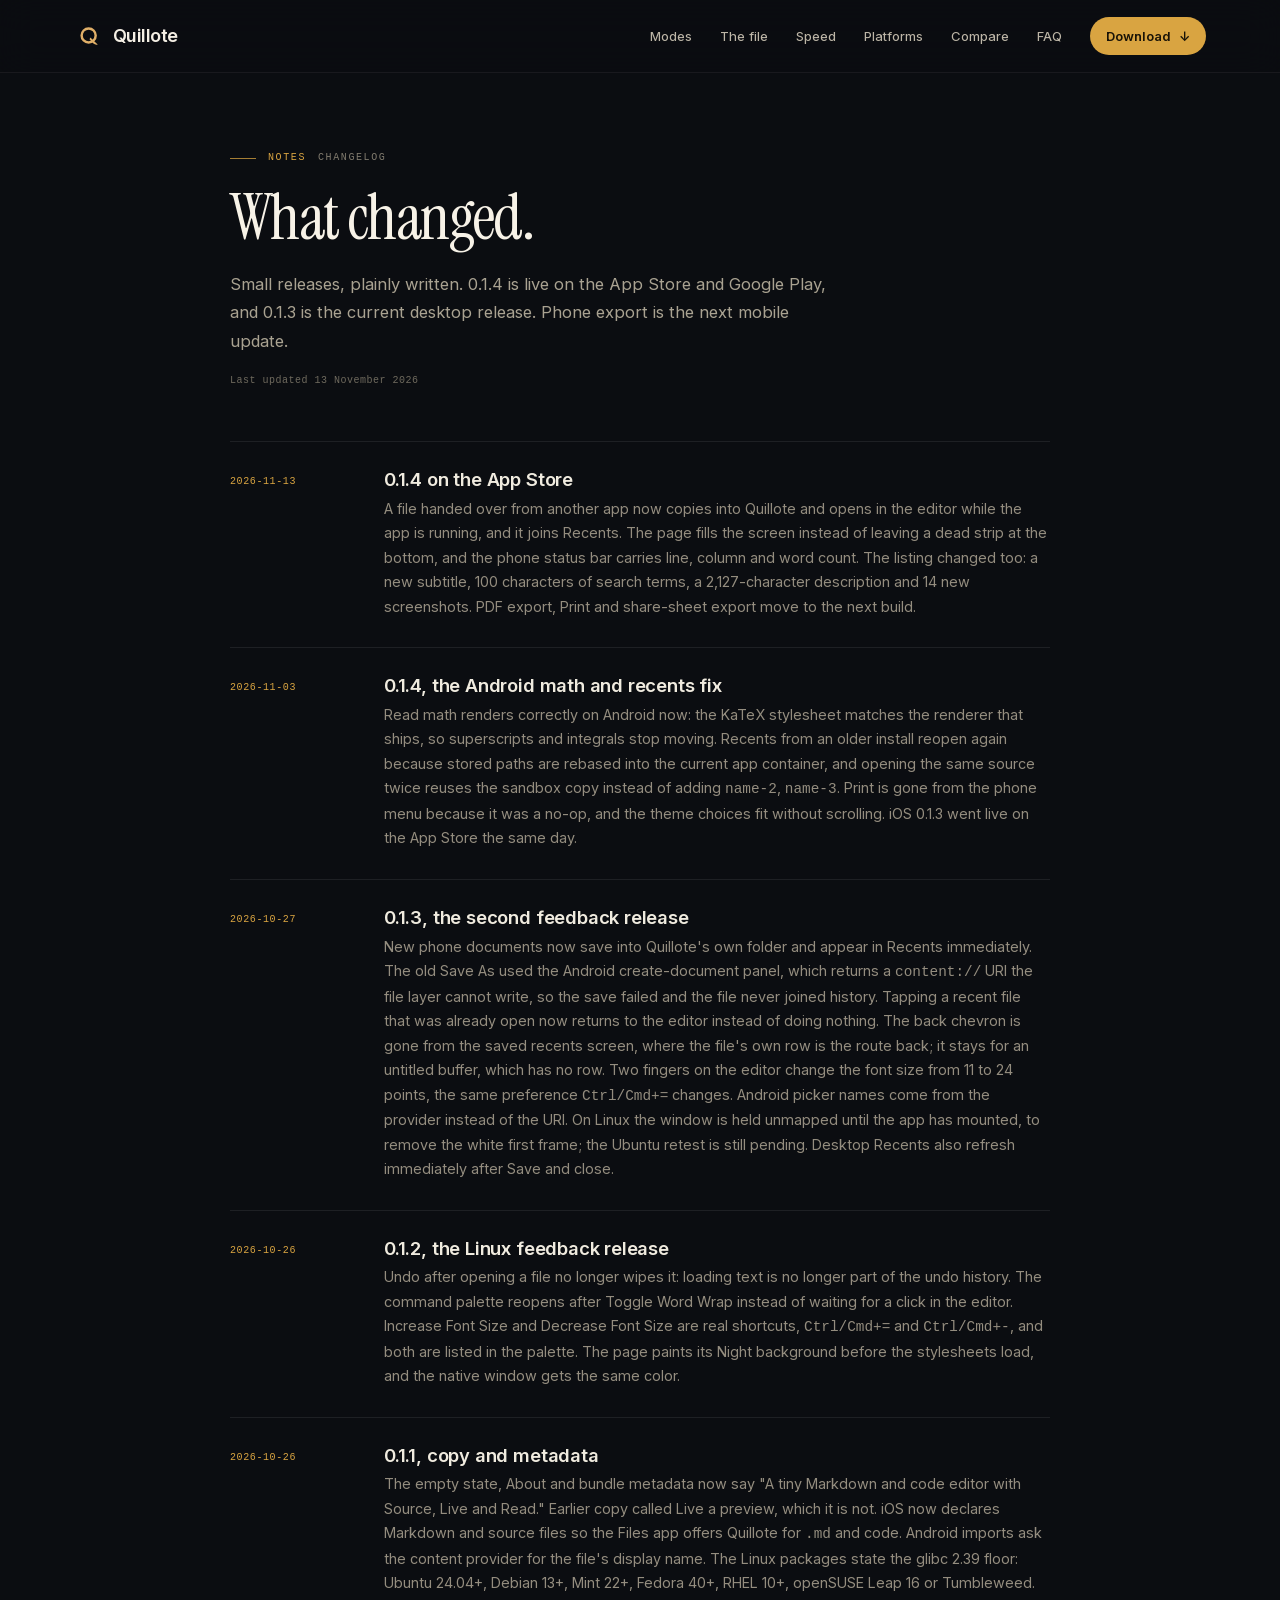
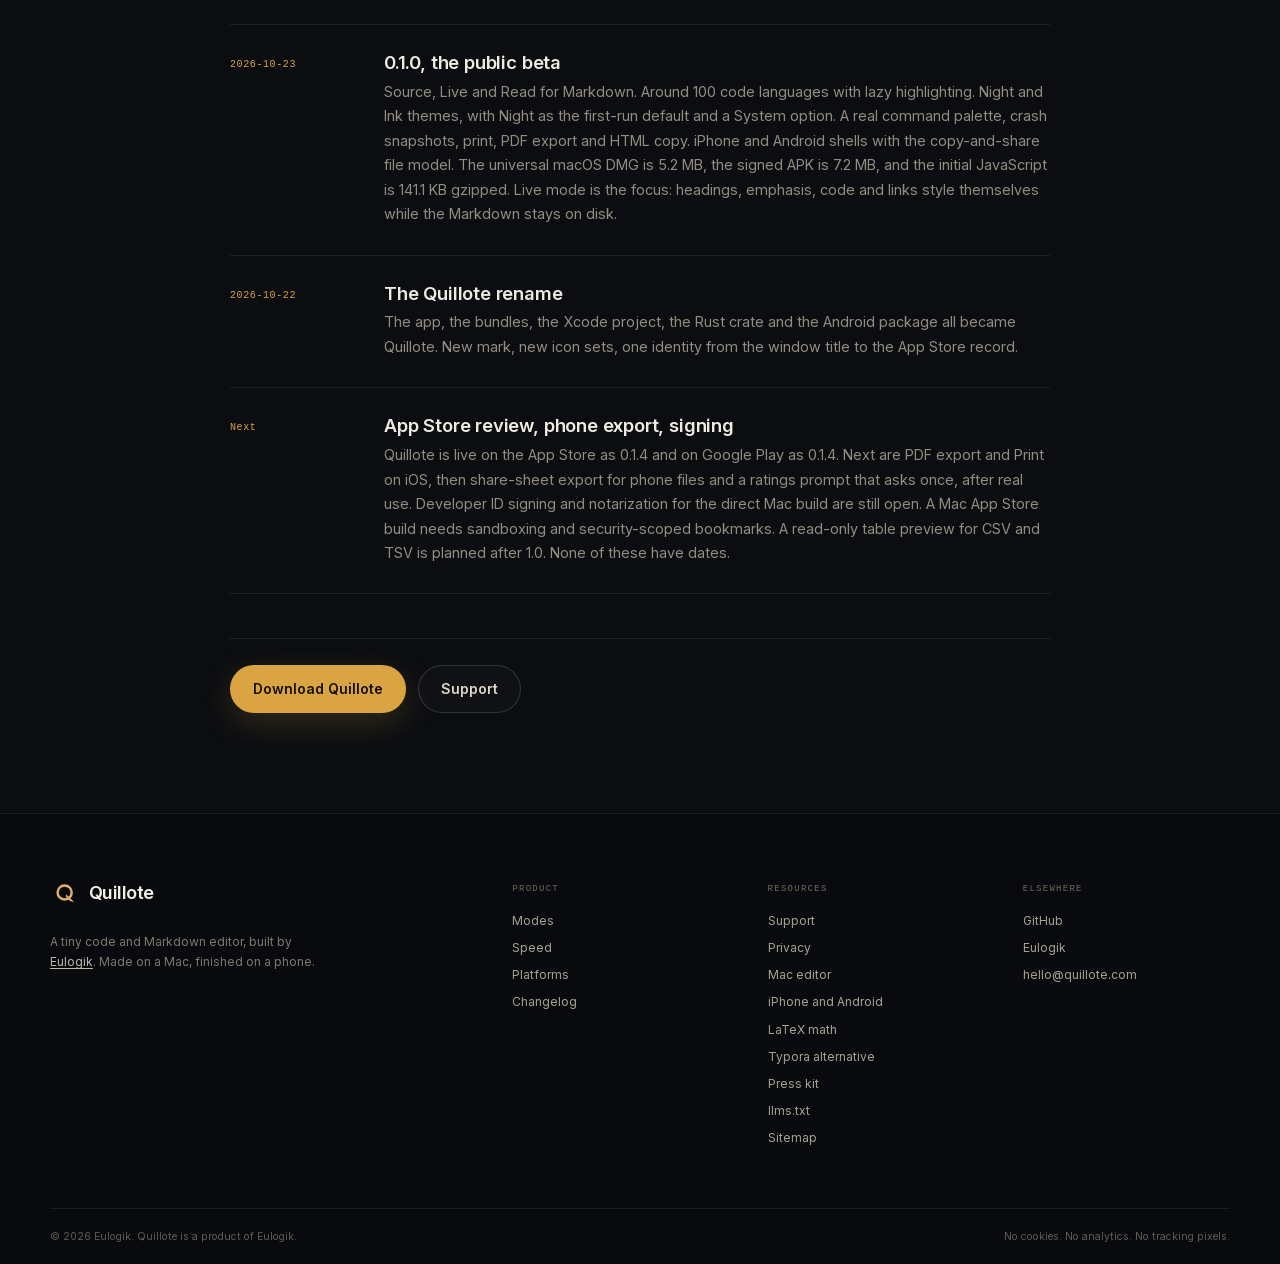
<file: changelog/index.html>
<!DOCTYPE html>
<html lang="en">
<head>
  <meta charset="utf-8">
  <meta name="viewport" content="width=device-width, initial-scale=1, viewport-fit=cover">
  <title>Changelog: Quillote</title>
  <meta name="description" content="Quillote changelog: 0.1.4 on iOS and Android, 0.1.3, 0.1.2, 0.1.1 and the 0.1.0 public beta, with the fixes, the three views and the size budgets.">
  <link rel="canonical" href="https://quillote.com/changelog/">
  <meta name="theme-color" content="#0b0d11">
  <meta name="color-scheme" content="dark">
  <meta property="og:type" content="website">
  <meta property="og:site_name" content="Quillote">
  <meta property="og:title" content="Changelog: Quillote">
  <meta property="og:description" content="0.1.4, 0.1.3 and the fixes since the first public beta.">
  <meta property="og:url" content="https://quillote.com/changelog/">
  <meta property="og:image" content="https://quillote.com/assets/img/og.jpg">
  <meta name="twitter:card" content="summary_large_image">
  <link rel="icon" href="../assets/img/quillote-mark.svg" type="image/svg+xml">
  <link rel="apple-touch-icon" href="../assets/img/apple-touch-icon.png">
  <link rel="manifest" href="../site.webmanifest">
  <link rel="describedby" href="../llms.txt" type="text/plain">
  <link rel="preload" href="../assets/fonts/instrument-serif-regular.woff2" as="font" type="font/woff2" crossorigin>
  <link rel="preload" href="../assets/fonts/inter-var.woff2" as="font" type="font/woff2" crossorigin>
  <link rel="stylesheet" href="../assets/css/site.css">
  <script type="application/ld+json">
  {"@context":"https://schema.org","@graph":[{"@type":"WebPage","@id":"https://quillote.com/changelog/","url":"https://quillote.com/changelog/","name":"Changelog: Quillote","description":"0.1.4, 0.1.3 and the fixes since the first public beta.","isPartOf":{"@id":"https://quillote.com/#website"},"dateModified":"2026-11-13"},{"@type":"BreadcrumbList","itemListElement":[{"@type":"ListItem","position":1,"name":"Quillote","item":"https://quillote.com/"},{"@type":"ListItem","position":2,"name":"Changelog","item":"https://quillote.com/changelog/"}]}]}
  </script>
</head>
<body>
  <a class="skip-link" href="#main">Skip to content</a>
  <header class="site-header">
    <div class="nav-shell">
      <a class="brand" href="../" aria-label="Quillote home"><img class="brand-mark" src="../assets/img/quillote-mark.svg" alt="" width="30" height="30" aria-hidden="true"><span class="brand-word">Quillote</span></a>
      <button class="nav-toggle" id="nav-toggle" type="button" aria-expanded="false" aria-controls="nav-links"><span class="nav-toggle-line"></span><span class="nav-toggle-line"></span><span class="visually-hidden">Menu</span></button>
      <nav class="nav-links" id="nav-links" aria-label="Primary">
        <a href="../#modes">Modes</a>
        <a href="../#file">The file</a>
        <a href="../#speed">Speed</a>
        <a href="../#platforms">Platforms</a>
        <a href="../typora-alternative/">Compare</a>
        <a href="../#faq">FAQ</a>
        <a class="nav-cta" href="../#download">Download <span aria-hidden="true">↓</span></a>
      </nav>
    </div>
  </header>

  <main id="main" class="page-main">
    <div class="page-shell">
      <div class="page-hero">
        <p class="label"><span>Notes</span> Changelog</p>
        <h1>What changed.</h1>
        <p class="lead">Small releases, plainly written. 0.1.4 is live on the App Store and Google Play, and 0.1.3 is the current desktop release. Phone export is the next mobile update.</p>
        <p class="page-updated">Last updated 13 November 2026</p>
      </div>

      <ol class="changelog-list">
        <li class="changelog-item">
          <span class="changelog-date">2026-11-13</span>
          <div>
            <h2>0.1.4 on the App Store</h2>
            <p>A file handed over from another app now copies into Quillote and opens in the editor while the app is running, and it joins Recents. The page fills the screen instead of leaving a dead strip at the bottom, and the phone status bar carries line, column and word count. The listing changed too: a new subtitle, 100 characters of search terms, a 2,127-character description and 14 new screenshots. PDF export, Print and share-sheet export move to the next build.</p>
          </div>
        </li>
        <li class="changelog-item">
          <span class="changelog-date">2026-11-03</span>
          <div>
            <h2>0.1.4, the Android math and recents fix</h2>
            <p>Read math renders correctly on Android now: the KaTeX stylesheet matches the renderer that ships, so superscripts and integrals stop moving. Recents from an older install reopen again because stored paths are rebased into the current app container, and opening the same source twice reuses the sandbox copy instead of adding <code>name-2</code>, <code>name-3</code>. Print is gone from the phone menu because it was a no-op, and the theme choices fit without scrolling. iOS 0.1.3 went live on the App Store the same day.</p>
          </div>
        </li>
        <li class="changelog-item">
          <span class="changelog-date">2026-10-27</span>
          <div>
            <h2>0.1.3, the second feedback release</h2>
            <p>New phone documents now save into Quillote's own folder and appear in Recents immediately. The old Save As used the Android create-document panel, which returns a <code>content://</code> URI the file layer cannot write, so the save failed and the file never joined history. Tapping a recent file that was already open now returns to the editor instead of doing nothing. The back chevron is gone from the saved recents screen, where the file's own row is the route back; it stays for an untitled buffer, which has no row. Two fingers on the editor change the font size from 11 to 24 points, the same preference <code>Ctrl/Cmd+=</code> changes. Android picker names come from the provider instead of the URI. On Linux the window is held unmapped until the app has mounted, to remove the white first frame; the Ubuntu retest is still pending. Desktop Recents also refresh immediately after Save and close.</p>
          </div>
        </li>
        <li class="changelog-item">
          <span class="changelog-date">2026-10-26</span>
          <div>
            <h2>0.1.2, the Linux feedback release</h2>
            <p>Undo after opening a file no longer wipes it: loading text is no longer part of the undo history. The command palette reopens after Toggle Word Wrap instead of waiting for a click in the editor. Increase Font Size and Decrease Font Size are real shortcuts, <code>Ctrl/Cmd+=</code> and <code>Ctrl/Cmd+-</code>, and both are listed in the palette. The page paints its Night background before the stylesheets load, and the native window gets the same color.</p>
          </div>
        </li>
        <li class="changelog-item">
          <span class="changelog-date">2026-10-26</span>
          <div>
            <h2>0.1.1, copy and metadata</h2>
            <p>The empty state, About and bundle metadata now say "A tiny Markdown and code editor with Source, Live and Read." Earlier copy called Live a preview, which it is not. iOS now declares Markdown and source files so the Files app offers Quillote for <code>.md</code> and code. Android imports ask the content provider for the file's display name. The Linux packages state the glibc 2.39 floor: Ubuntu 24.04+, Debian 13+, Mint 22+, Fedora 40+, RHEL 10+, openSUSE Leap 16 or Tumbleweed.</p>
          </div>
        </li>
        <li class="changelog-item">
          <span class="changelog-date">2026-10-23</span>
          <div>
            <h2>0.1.0, the public beta</h2>
            <p>Source, Live and Read for Markdown. Around 100 code languages with lazy highlighting. Night and Ink themes, with Night as the first-run default and a System option. A real command palette, crash snapshots, print, PDF export and HTML copy. iPhone and Android shells with the copy-and-share file model. The universal macOS DMG is 5.2 MB, the signed APK is 7.2 MB, and the initial JavaScript is 141.1 KB gzipped. Live mode is the focus: headings, emphasis, code and links style themselves while the Markdown stays on disk.</p>
          </div>
        </li>
        <li class="changelog-item">
          <span class="changelog-date">2026-10-22</span>
          <div>
            <h2>The Quillote rename</h2>
            <p>The app, the bundles, the Xcode project, the Rust crate and the Android package all became Quillote. New mark, new icon sets, one identity from the window title to the App Store record.</p>
          </div>
        </li>
        <li class="changelog-item">
          <span class="changelog-date">Next</span>
          <div>
            <h2>App Store review, phone export, signing</h2>
            <p>Quillote is live on the App Store as 0.1.4 and on Google Play as 0.1.4. Next are PDF export and Print on iOS, then share-sheet export for phone files and a ratings prompt that asks once, after real use. Developer ID signing and notarization for the direct Mac build are still open. A Mac App Store build needs sandboxing and security-scoped bookmarks. A read-only table preview for CSV and TSV is planned after 1.0. None of these have dates.</p>
          </div>
        </li>
      </ol>

      <div class="page-cta">
        <a class="btn btn-gold" href="../#download">Download Quillote</a>
        <a class="btn btn-ghost" href="../support/">Support</a>
      </div>
    </div>
  </main>

  <footer class="site-footer">
    <div class="footer-shell">
      <div class="footer-brand">
        <a class="brand" href="../" aria-label="Quillote home"><img class="brand-mark" src="../assets/img/quillote-mark.svg" alt="" width="30" height="30" aria-hidden="true"><span class="brand-word">Quillote</span></a>
        <p>A tiny code and Markdown editor, built by <a href="https://eulogik.com" rel="noopener">Eulogik</a>. Made on a Mac, finished on a phone.</p>
      </div>
      <div class="footer-col"><h3>Product</h3><a href="../#modes">Modes</a><a href="../#speed">Speed</a><a href="../#platforms">Platforms</a><a href="../changelog/">Changelog</a></div>
      <div class="footer-col"><h3>Resources</h3><a href="../support/">Support</a><a href="../privacy/">Privacy</a><a href="../markdown-editor-for-mac/">Mac editor</a><a href="../markdown-editor-for-iphone/">iPhone and Android</a><a href="../markdown-editor-with-latex/">LaTeX math</a><a href="../typora-alternative/">Typora alternative</a><a href="../press/">Press kit</a><a href="../llms.txt">llms.txt</a><a href="../sitemap.xml">Sitemap</a></div>
      <div class="footer-col"><h3>Elsewhere</h3><a href="https://github.com/eulogik" rel="noopener">GitHub</a><a href="https://eulogik.com" rel="noopener">Eulogik</a><a href="mailto:hello@quillote.com">hello@quillote.com</a></div>
    </div>
    <div class="footer-bottom"><p>© 2026 Eulogik. Quillote is a product of Eulogik.</p><p>No cookies. No analytics. No tracking pixels.</p></div>
  </footer>
  <script src="../assets/js/site.js" defer></script>
</body>
</html>
</file>
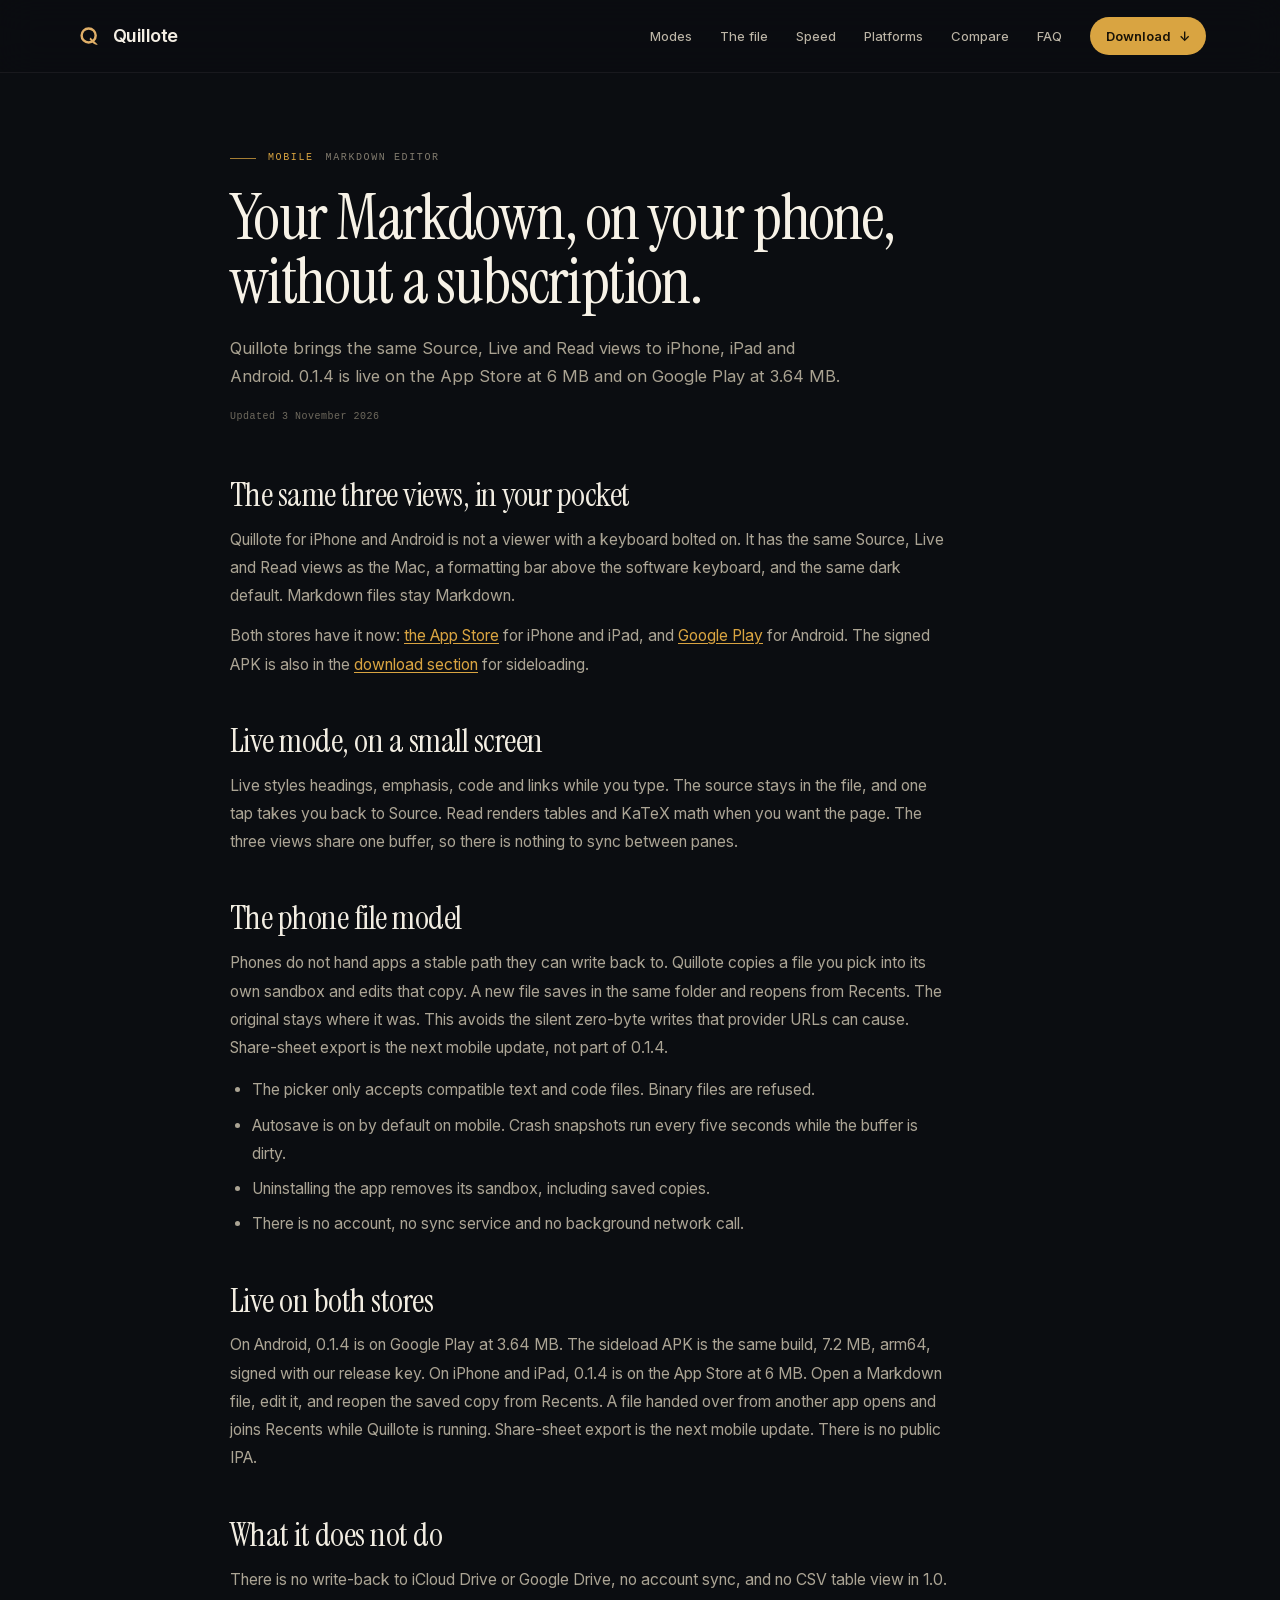
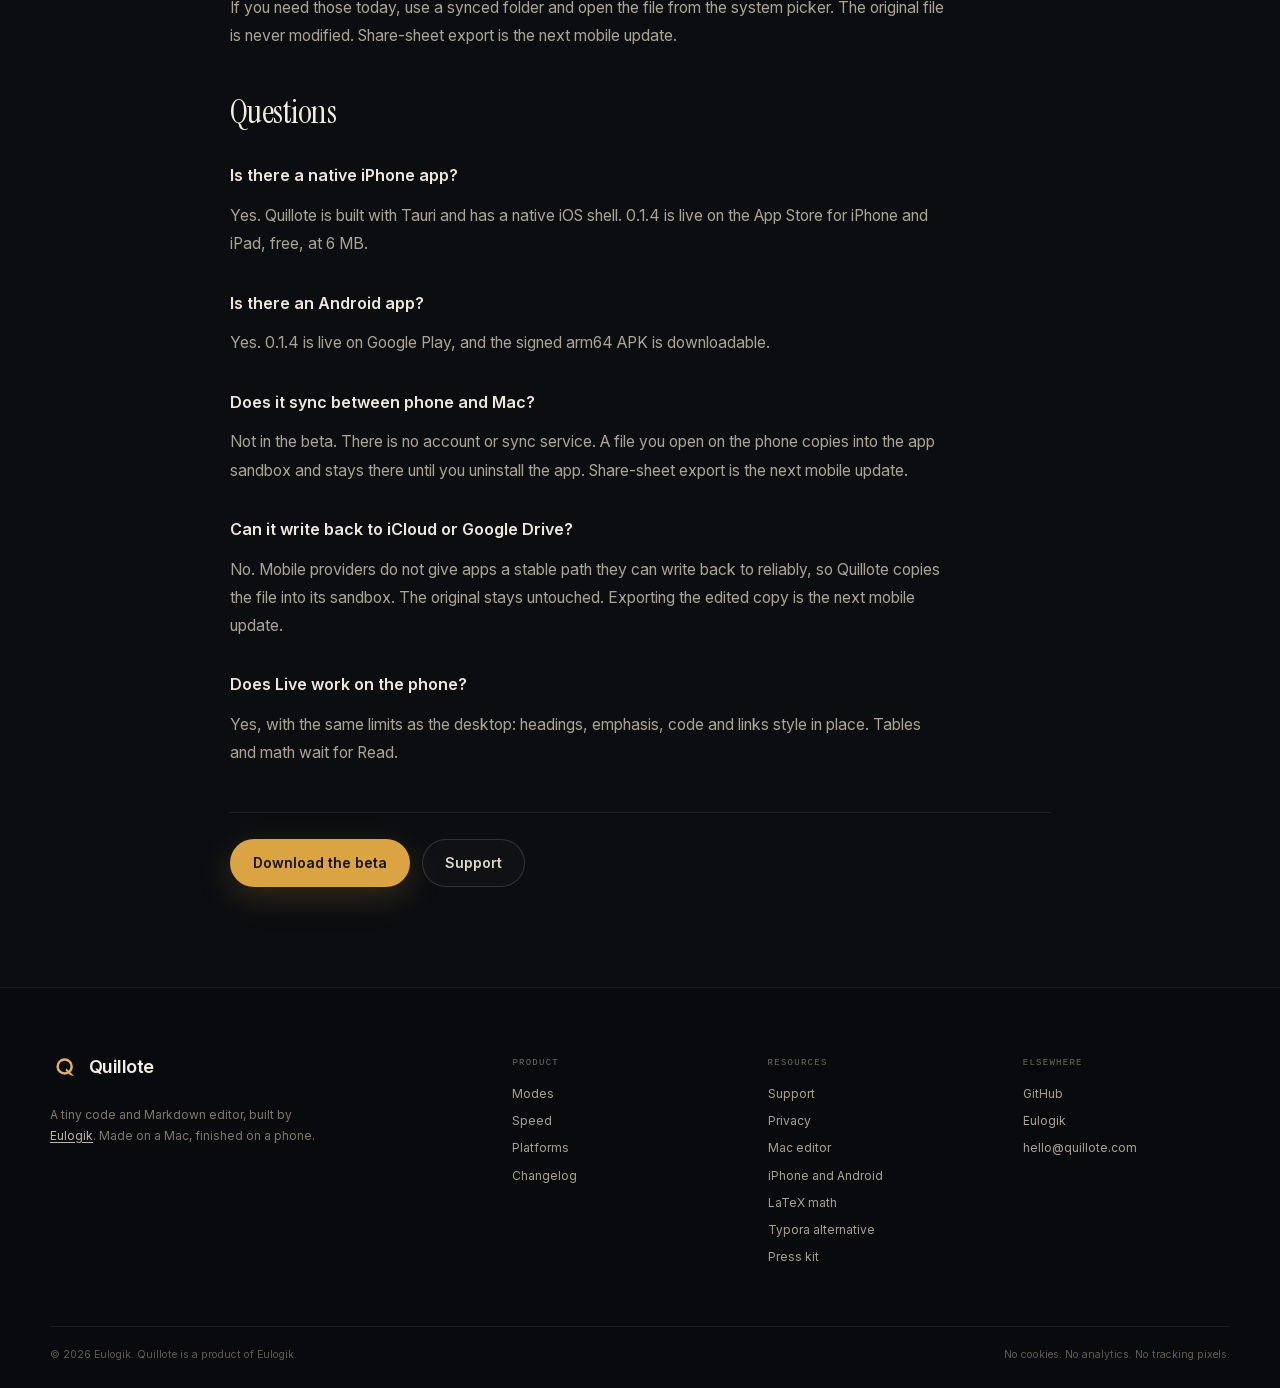
<file: markdown-editor-for-iphone/index.html>
<!DOCTYPE html>
<html lang="en">
<head>
  <meta charset="utf-8">
  <meta name="viewport" content="width=device-width, initial-scale=1, viewport-fit=cover">
  <title>Markdown editor for iPhone and Android: Quillote</title>
  <meta name="description" content="Quillote brings Source, Live and Read to iPhone, iPad and Android. 0.1.4 is on the App Store and Google Play. Local files, no account.">
  <link rel="canonical" href="https://quillote.com/markdown-editor-for-iphone/">
  <meta name="theme-color" content="#0b0d11">
  <meta name="color-scheme" content="dark">
  <meta name="author" content="Eulogik">
  <meta property="og:type" content="article">
  <meta property="og:site_name" content="Quillote">
  <meta property="og:title" content="Markdown editor for iPhone and Android: Quillote">
  <meta property="og:description" content="Quillote brings Source, Live and Read to iPhone, iPad and Android. 0.1.4 is on the App Store and Google Play. Local files, no account.">
  <meta property="og:url" content="https://quillote.com/markdown-editor-for-iphone/">
  <meta property="og:image" content="https://quillote.com/assets/img/og.jpg">
  <meta property="og:image:width" content="1200">
  <meta property="og:image:height" content="630">
  <meta name="twitter:card" content="summary_large_image">
  <meta name="twitter:title" content="Markdown editor for iPhone and Android: Quillote">
  <meta name="twitter:description" content="Quillote brings Source, Live and Read to iPhone, iPad and Android. 0.1.4 is on the App Store and Google Play. Local files, no account.">
  <meta name="twitter:image" content="https://quillote.com/assets/img/og.jpg">
  <link rel="icon" href="../assets/img/quillote-mark.svg" type="image/svg+xml">
  <link rel="apple-touch-icon" href="../assets/img/apple-touch-icon.png">
  <link rel="manifest" href="../site.webmanifest">
  <link rel="describedby" href="../llms.txt" type="text/plain">
  <link rel="preload" href="../assets/fonts/instrument-serif-regular.woff2" as="font" type="font/woff2" crossorigin>
  <link rel="preload" href="../assets/fonts/inter-var.woff2" as="font" type="font/woff2" crossorigin>
  <link rel="stylesheet" href="../assets/css/site.css">
  <script type="application/ld+json">{"@context": "https://schema.org", "@graph": [{"@type": "WebPage", "@id": "https://quillote.com/markdown-editor-for-iphone/", "url": "https://quillote.com/markdown-editor-for-iphone/", "name": "Markdown editor for iPhone and Android: Quillote", "description": "Quillote brings Source, Live and Read to iPhone, iPad and Android. 0.1.4 is on the App Store and Google Play. Local files, no account.", "isPartOf": {"@id": "https://quillote.com/#website"}, "about": {"@id": "https://quillote.com/#app"}, "primaryImageOfPage": "https://quillote.com/assets/img/og.jpg", "datePublished": "2026-10-23", "dateModified": "2026-11-13"}, {"@type": "BreadcrumbList", "itemListElement": [{"@type": "ListItem", "position": 1, "name": "Quillote", "item": "https://quillote.com/"}, {"@type": "ListItem", "position": 2, "name": "Markdown editor for iPhone and Android: Quillote", "item": "https://quillote.com/markdown-editor-for-iphone/"}]}, {"@type": "FAQPage", "@id": "https://quillote.com/markdown-editor-for-iphone/#faq", "mainEntity": [{"@type": "Question", "name": "Is there a native iPhone app?", "acceptedAnswer": {"@type": "Answer", "text": "Yes. Quillote is built with Tauri and has a native iOS shell. 0.1.4 is live on the App Store for iPhone and iPad, free, at 6 MB."}}, {"@type": "Question", "name": "Is there an Android app?", "acceptedAnswer": {"@type": "Answer", "text": "Yes. 0.1.4 is live on Google Play at 3.64 MB, and the signed 7.2 MB arm64 APK is downloadable."}}, {"@type": "Question", "name": "Does it sync between phone and Mac?", "acceptedAnswer": {"@type": "Answer", "text": "Not in the beta. There is no account or sync service. A file you open on the phone copies into the app sandbox. Share-sheet export is the next mobile update."}}, {"@type": "Question", "name": "Can it write back to iCloud or Google Drive?", "acceptedAnswer": {"@type": "Answer", "text": "No. Mobile providers do not give apps a stable path they can write back to reliably, so Quillote copies the file into its sandbox. The original stays untouched. Exporting the edited copy is the next mobile update."}}, {"@type": "Question", "name": "Does Live work on the phone?", "acceptedAnswer": {"@type": "Answer", "text": "Yes, with the same limits as the desktop: headings, emphasis, code and links style in place. Tables and math wait for Read."}}]}]}</script>
</head>
<body>
  <a class="skip-link" href="#main">Skip to content</a>
  <header class="site-header">
    <div class="nav-shell">
      <a class="brand" href="../" aria-label="Quillote home"><img class="brand-mark" src="../assets/img/quillote-mark.svg" alt="" width="30" height="30" aria-hidden="true"><span class="brand-word">Quillote</span></a>
      <button class="nav-toggle" id="nav-toggle" type="button" aria-expanded="false" aria-controls="nav-links"><span class="nav-toggle-line"></span><span class="nav-toggle-line"></span><span class="visually-hidden">Menu</span></button>
      <nav class="nav-links" id="nav-links" aria-label="Primary">
        <a href="../#modes">Modes</a>
        <a href="../#file">The file</a>
        <a href="../#speed">Speed</a>
        <a href="../#platforms">Platforms</a>
        <a href="../typora-alternative/">Compare</a>
        <a href="../#faq">FAQ</a>
        <a class="nav-cta" href="../#download">Download <span aria-hidden="true">↓</span></a>
      </nav>
    </div>
  </header>

  <main id="main" class="page-main">
    <div class="page-shell">
      <div class="page-hero">
        <p class="label"><span>Mobile</span> Markdown editor</p>
        <h1>Your Markdown, on your phone, without a subscription.</h1>
        <p class="lead">Quillote brings the same Source, Live and Read views to iPhone, iPad and Android. 0.1.4 is live on the App Store at 6 MB and on Google Play at 3.64 MB.</p>
        <p class="page-updated">Updated 3 November 2026</p>
      </div>
      <div class="prose">

<h2>The same three views, in your pocket</h2>
<p>Quillote for iPhone and Android is not a viewer with a keyboard bolted on. It has the same Source, Live and Read views as the Mac, a formatting bar above the software keyboard, and the same dark default. Markdown files stay Markdown.</p>
<p>Both stores have it now: <a href="https://apps.apple.com/app/id6826502388" rel="noopener">the App Store</a> for iPhone and iPad, and <a href="https://play.google.com/store/apps/details?id=com.quillote.app" rel="noopener">Google Play</a> for Android. The signed APK is also in the <a href="../#download">download section</a> for sideloading.</p>

<h2>Live mode, on a small screen</h2>
<p>Live styles headings, emphasis, code and links while you type. The source stays in the file, and one tap takes you back to Source. Read renders tables and KaTeX math when you want the page. The three views share one buffer, so there is nothing to sync between panes.</p>

<h2>The phone file model</h2>
<p>Phones do not hand apps a stable path they can write back to. Quillote copies a file you pick into its own sandbox and edits that copy. A new file saves in the same folder and reopens from Recents. The original stays where it was. This avoids the silent zero-byte writes that provider URLs can cause. Share-sheet export is the next mobile update, not part of 0.1.4.</p>
<ul>
  <li>The picker only accepts compatible text and code files. Binary files are refused.</li>
  <li>Autosave is on by default on mobile. Crash snapshots run every five seconds while the buffer is dirty.</li>
  <li>Uninstalling the app removes its sandbox, including saved copies.</li>
  <li>There is no account, no sync service and no background network call.</li>
</ul>

<h2>Live on both stores</h2>
<p>On Android, 0.1.4 is on Google Play at 3.64 MB. The sideload APK is the same build, 7.2 MB, arm64, signed with our release key. On iPhone and iPad, 0.1.4 is on the App Store at 6 MB. Open a Markdown file, edit it, and reopen the saved copy from Recents. A file handed over from another app opens and joins Recents while Quillote is running. Share-sheet export is the next mobile update. There is no public IPA.</p>

<h2>What it does not do</h2>
<p>There is no write-back to iCloud Drive or Google Drive, no account sync, and no CSV table view in 1.0. If you need those today, use a synced folder and open the file from the system picker. The original file is never modified. Share-sheet export is the next mobile update.</p>

<h2>Questions</h2>
<h3>Is there a native iPhone app?</h3>
<p>Yes. Quillote is built with Tauri and has a native iOS shell. 0.1.4 is live on the App Store for iPhone and iPad, free, at 6 MB.</p>
<h3>Is there an Android app?</h3>
<p>Yes. 0.1.4 is live on Google Play, and the signed arm64 APK is downloadable.</p>
<h3>Does it sync between phone and Mac?</h3>
<p>Not in the beta. There is no account or sync service. A file you open on the phone copies into the app sandbox and stays there until you uninstall the app. Share-sheet export is the next mobile update.</p>
<h3>Can it write back to iCloud or Google Drive?</h3>
<p>No. Mobile providers do not give apps a stable path they can write back to reliably, so Quillote copies the file into its sandbox. The original stays untouched. Exporting the edited copy is the next mobile update.</p>
<h3>Does Live work on the phone?</h3>
<p>Yes, with the same limits as the desktop: headings, emphasis, code and links style in place. Tables and math wait for Read.</p>
      </div>
      <div class="page-cta">
        <a class="btn btn-gold" href="../#download">Download the beta</a>
        <a class="btn btn-ghost" href="../support/">Support</a>
      </div>
    </div>
  </main>

  <footer class="site-footer">
    <div class="footer-shell">
      <div class="footer-brand">
        <a class="brand" href="../" aria-label="Quillote home"><img class="brand-mark" src="../assets/img/quillote-mark.svg" alt="" width="30" height="30" aria-hidden="true"><span class="brand-word">Quillote</span></a>
        <p>A tiny code and Markdown editor, built by <a href="https://eulogik.com" rel="noopener">Eulogik</a>. Made on a Mac, finished on a phone.</p>
      </div>
      <div class="footer-col"><h3>Product</h3><a href="../#modes">Modes</a><a href="../#speed">Speed</a><a href="../#platforms">Platforms</a><a href="../changelog/">Changelog</a></div>
      <div class="footer-col"><h3>Resources</h3><a href="../support/">Support</a><a href="../privacy/">Privacy</a><a href="../markdown-editor-for-mac/">Mac editor</a><a href="../markdown-editor-for-iphone/">iPhone and Android</a><a href="../markdown-editor-with-latex/">LaTeX math</a><a href="../typora-alternative/">Typora alternative</a><a href="../press/">Press kit</a></div>
      <div class="footer-col"><h3>Elsewhere</h3><a href="https://github.com/eulogik" rel="noopener">GitHub</a><a href="https://eulogik.com" rel="noopener">Eulogik</a><a href="mailto:hello@quillote.com">hello@quillote.com</a></div>
    </div>
    <div class="footer-bottom"><p>© 2026 Eulogik. Quillote is a product of Eulogik.</p><p>No cookies. No analytics. No tracking pixels.</p></div>
  </footer>
  <script src="../assets/js/site.js" defer></script>
</body>
</html>
</file>
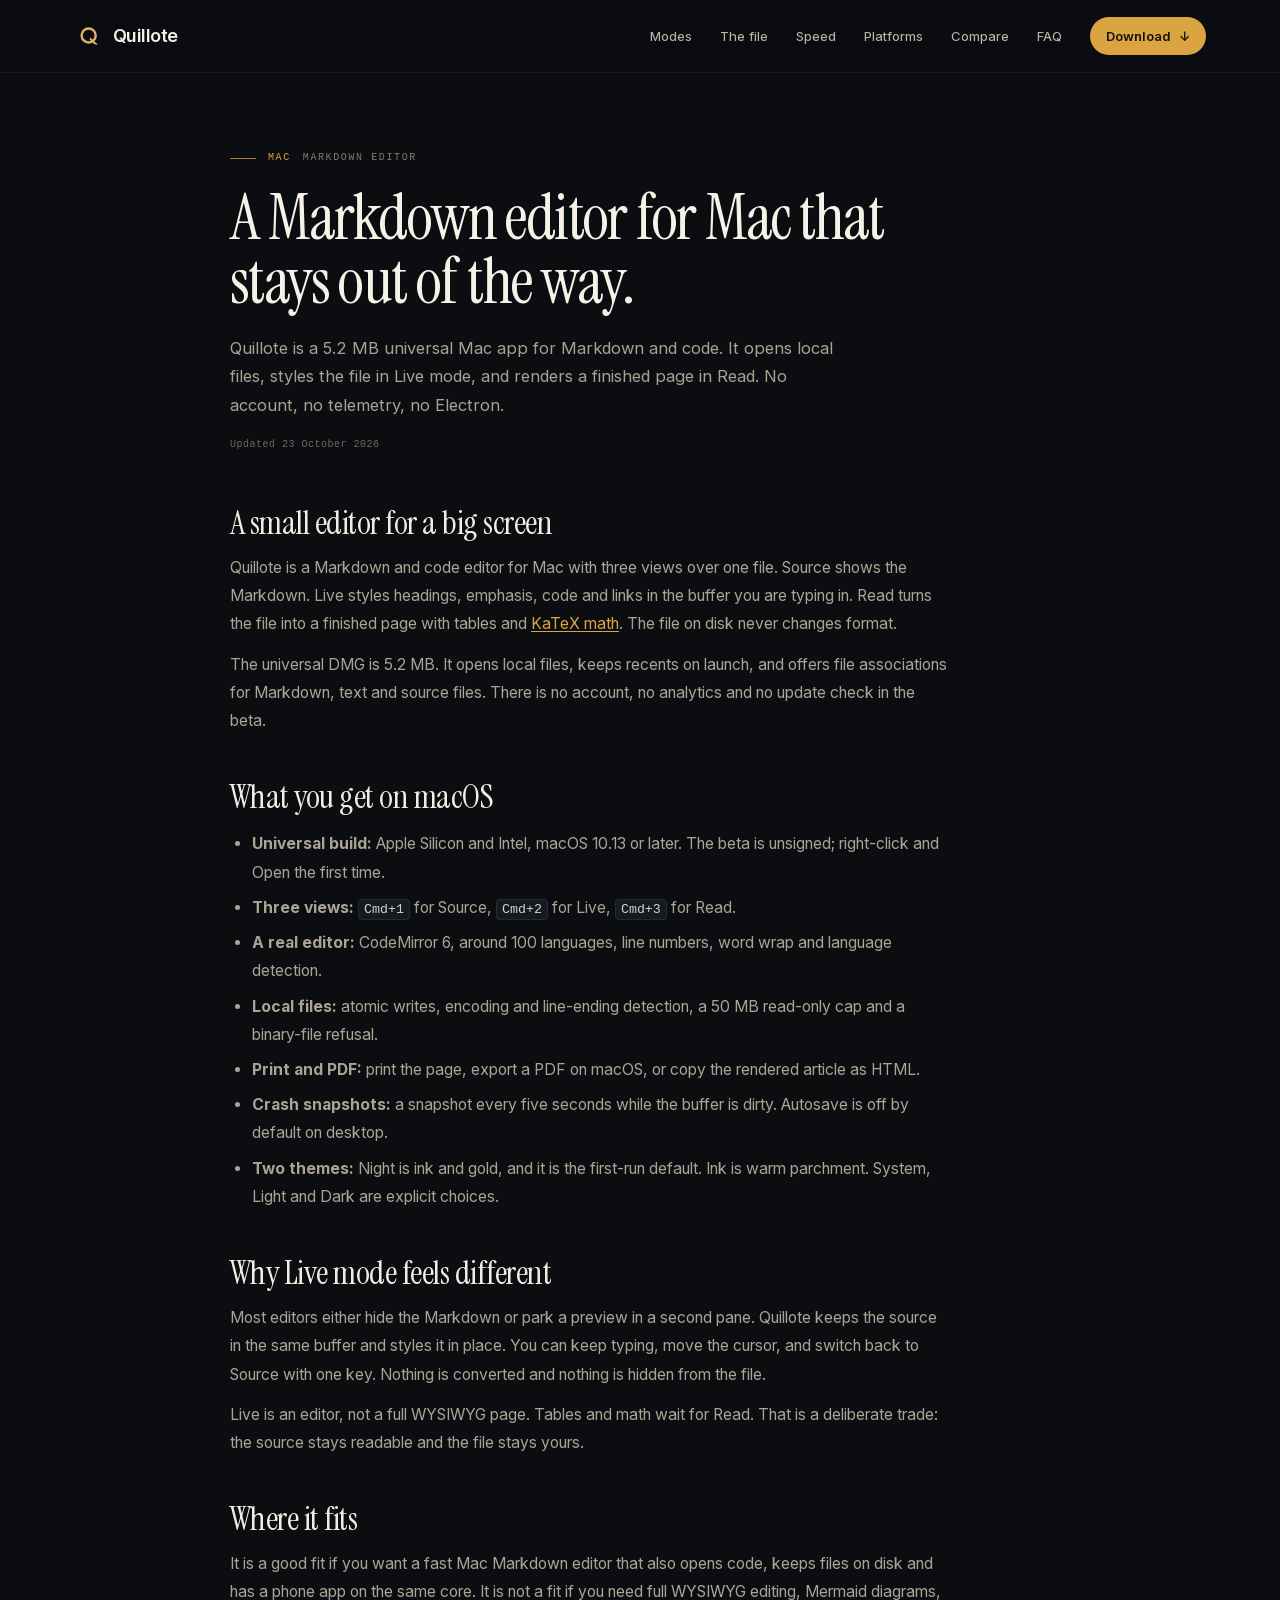
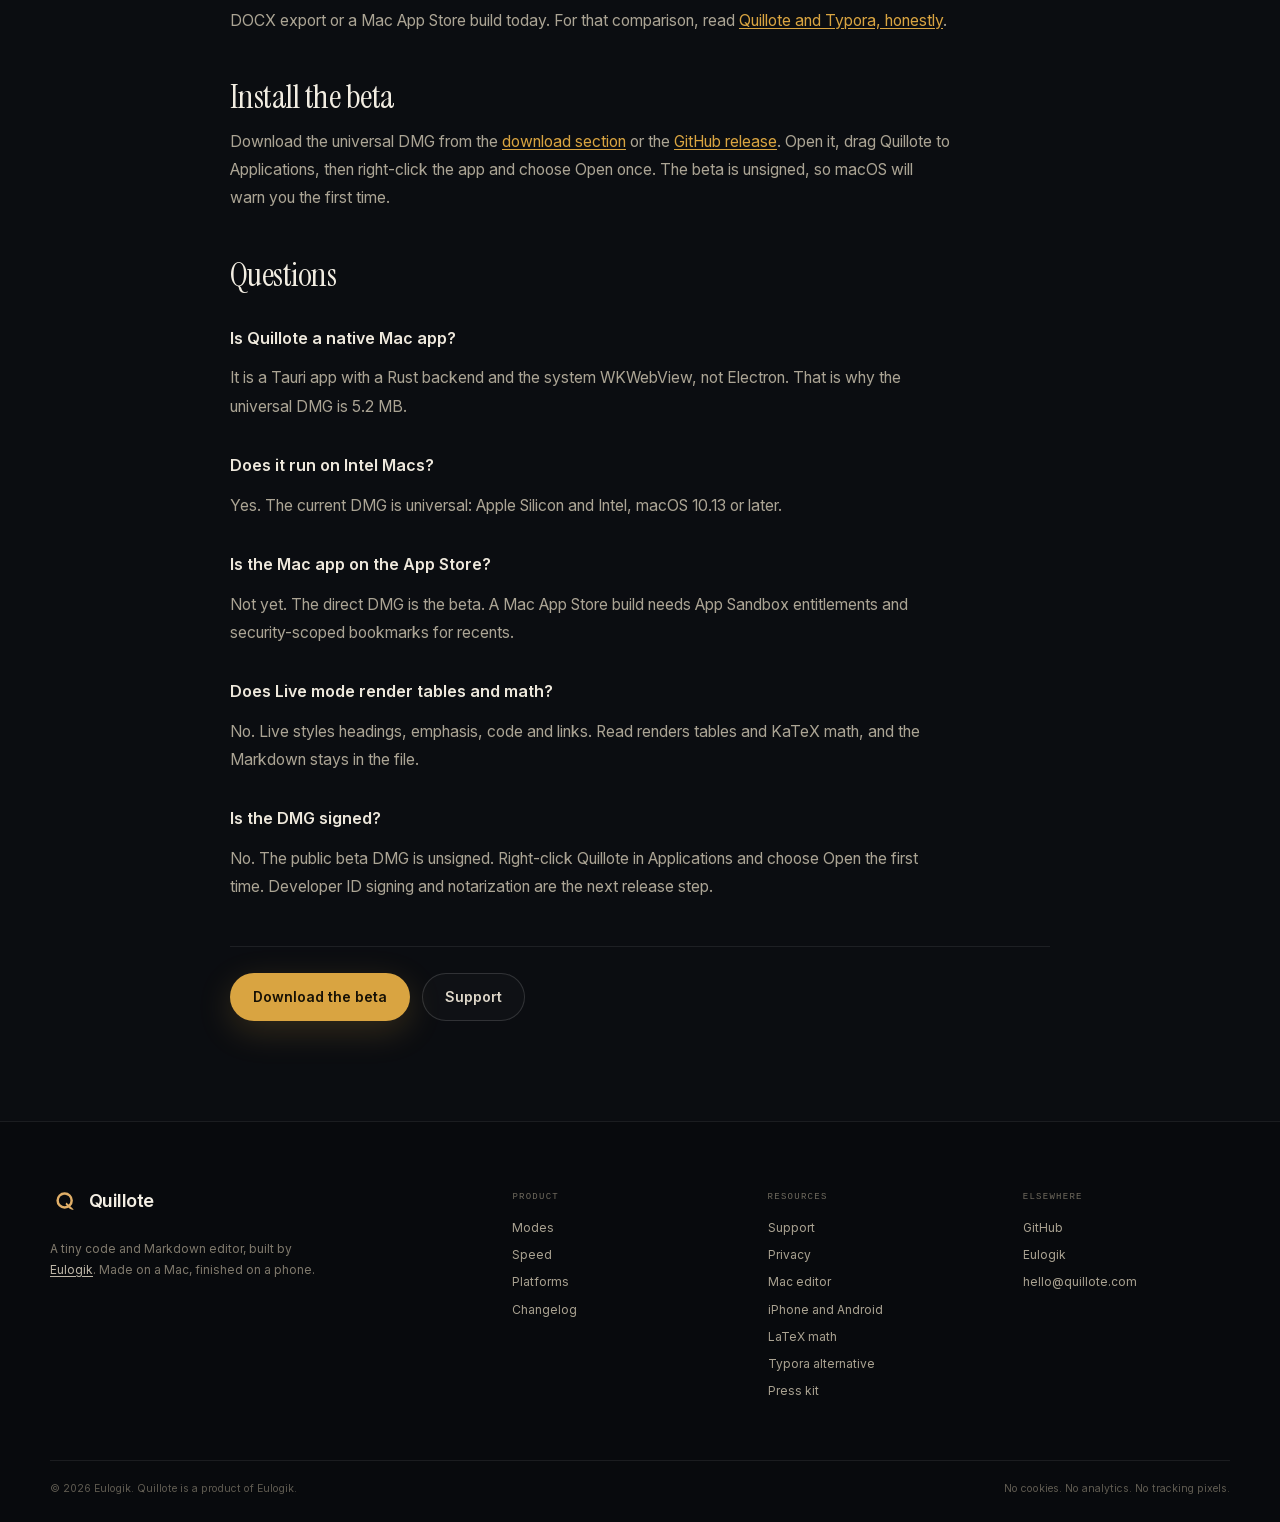
<file: markdown-editor-for-mac/index.html>
<!DOCTYPE html>
<html lang="en">
<head>
  <meta charset="utf-8">
  <meta name="viewport" content="width=device-width, initial-scale=1, viewport-fit=cover">
  <title>Markdown editor for Mac: Quillote, 5.2 MB with Live mode</title>
  <meta name="description" content="Quillote is a 5.2 MB universal Markdown editor for Mac with Source, Live and Read views, code editing, local files and no account. Download the public beta.">
  <link rel="canonical" href="https://quillote.com/markdown-editor-for-mac/">
  <meta name="theme-color" content="#0b0d11">
  <meta name="color-scheme" content="dark">
  <meta name="author" content="Eulogik">
  <meta property="og:type" content="article">
  <meta property="og:site_name" content="Quillote">
  <meta property="og:title" content="Markdown editor for Mac: Quillote, 5.2 MB with Live mode">
  <meta property="og:description" content="Quillote is a 5.2 MB universal Markdown editor for Mac with Source, Live and Read views, code editing, local files and no account. Download the public beta.">
  <meta property="og:url" content="https://quillote.com/markdown-editor-for-mac/">
  <meta property="og:image" content="https://quillote.com/assets/img/og.jpg">
  <meta property="og:image:width" content="1200">
  <meta property="og:image:height" content="630">
  <meta name="twitter:card" content="summary_large_image">
  <meta name="twitter:title" content="Markdown editor for Mac: Quillote, 5.2 MB with Live mode">
  <meta name="twitter:description" content="Quillote is a 5.2 MB universal Markdown editor for Mac with Source, Live and Read views, code editing, local files and no account. Download the public beta.">
  <meta name="twitter:image" content="https://quillote.com/assets/img/og.jpg">
  <link rel="icon" href="../assets/img/quillote-mark.svg" type="image/svg+xml">
  <link rel="apple-touch-icon" href="../assets/img/apple-touch-icon.png">
  <link rel="manifest" href="../site.webmanifest">
  <link rel="describedby" href="../llms.txt" type="text/plain">
  <link rel="preload" href="../assets/fonts/instrument-serif-regular.woff2" as="font" type="font/woff2" crossorigin>
  <link rel="preload" href="../assets/fonts/inter-var.woff2" as="font" type="font/woff2" crossorigin>
  <link rel="stylesheet" href="../assets/css/site.css">
  <script type="application/ld+json">{"@context": "https://schema.org", "@graph": [{"@type": "WebPage", "@id": "https://quillote.com/markdown-editor-for-mac/", "url": "https://quillote.com/markdown-editor-for-mac/", "name": "Markdown editor for Mac: Quillote, 5.2 MB with Live mode", "description": "Quillote is a 5.2 MB universal Markdown editor for Mac with Source, Live and Read views, code editing, local files and no account. Download the public beta.", "isPartOf": {"@id": "https://quillote.com/#website"}, "about": {"@id": "https://quillote.com/#app"}, "primaryImageOfPage": "https://quillote.com/assets/img/og.jpg", "datePublished": "2026-10-23", "dateModified": "2026-10-23"}, {"@type": "BreadcrumbList", "itemListElement": [{"@type": "ListItem", "position": 1, "name": "Quillote", "item": "https://quillote.com/"}, {"@type": "ListItem", "position": 2, "name": "Markdown editor for Mac: Quillote, 5.2 MB with Live mode", "item": "https://quillote.com/markdown-editor-for-mac/"}]}, {"@type": "FAQPage", "@id": "https://quillote.com/markdown-editor-for-mac/#faq", "mainEntity": [{"@type": "Question", "name": "Is Quillote a native Mac app?", "acceptedAnswer": {"@type": "Answer", "text": "It is a Tauri app with a Rust backend and the system WKWebView, not Electron. That is why the universal DMG is 5.2 MB."}}, {"@type": "Question", "name": "Does it run on Intel Macs?", "acceptedAnswer": {"@type": "Answer", "text": "Yes. The current DMG is universal: Apple Silicon and Intel, macOS 10.13 or later."}}, {"@type": "Question", "name": "Is the Mac app on the App Store?", "acceptedAnswer": {"@type": "Answer", "text": "Not yet. The direct DMG is the beta. A Mac App Store build needs App Sandbox entitlements and security-scoped bookmarks for recents."}}, {"@type": "Question", "name": "Does Live mode render tables and math?", "acceptedAnswer": {"@type": "Answer", "text": "No. Live styles headings, emphasis, code and links. Read renders tables and KaTeX math, and the Markdown stays in the file."}}, {"@type": "Question", "name": "Is the DMG signed?", "acceptedAnswer": {"@type": "Answer", "text": "No. The public beta DMG is unsigned. Right-click Quillote in Applications and choose Open the first time. Developer ID signing and notarization are the next release step."}}]}]}</script>
</head>
<body>
  <a class="skip-link" href="#main">Skip to content</a>
  <header class="site-header">
    <div class="nav-shell">
      <a class="brand" href="../" aria-label="Quillote home"><img class="brand-mark" src="../assets/img/quillote-mark.svg" alt="" width="30" height="30" aria-hidden="true"><span class="brand-word">Quillote</span></a>
      <button class="nav-toggle" id="nav-toggle" type="button" aria-expanded="false" aria-controls="nav-links"><span class="nav-toggle-line"></span><span class="nav-toggle-line"></span><span class="visually-hidden">Menu</span></button>
      <nav class="nav-links" id="nav-links" aria-label="Primary">
        <a href="../#modes">Modes</a>
        <a href="../#file">The file</a>
        <a href="../#speed">Speed</a>
        <a href="../#platforms">Platforms</a>
        <a href="../typora-alternative/">Compare</a>
        <a href="../#faq">FAQ</a>
        <a class="nav-cta" href="../#download">Download <span aria-hidden="true">↓</span></a>
      </nav>
    </div>
  </header>

  <main id="main" class="page-main">
    <div class="page-shell">
      <div class="page-hero">
        <p class="label"><span>Mac</span> Markdown editor</p>
        <h1>A Markdown editor for Mac that stays out of the way.</h1>
        <p class="lead">Quillote is a 5.2 MB universal Mac app for Markdown and code. It opens local files, styles the file in Live mode, and renders a finished page in Read. No account, no telemetry, no Electron.</p>
        <p class="page-updated">Updated 23 October 2026</p>
      </div>
      <div class="prose">

<h2>A small editor for a big screen</h2>
<p>Quillote is a Markdown and code editor for Mac with three views over one file. Source shows the Markdown. Live styles headings, emphasis, code and links in the buffer you are typing in. Read turns the file into a finished page with tables and <a href="../markdown-editor-with-latex/">KaTeX math</a>. The file on disk never changes format.</p>
<p>The universal DMG is 5.2 MB. It opens local files, keeps recents on launch, and offers file associations for Markdown, text and source files. There is no account, no analytics and no update check in the beta.</p>

<h2>What you get on macOS</h2>
<ul>
  <li><strong>Universal build:</strong> Apple Silicon and Intel, macOS 10.13 or later. The beta is unsigned; right-click and Open the first time.</li>
  <li><strong>Three views:</strong> <code>Cmd+1</code> for Source, <code>Cmd+2</code> for Live, <code>Cmd+3</code> for Read.</li>
  <li><strong>A real editor:</strong> CodeMirror 6, around 100 languages, line numbers, word wrap and language detection.</li>
  <li><strong>Local files:</strong> atomic writes, encoding and line-ending detection, a 50 MB read-only cap and a binary-file refusal.</li>
  <li><strong>Print and PDF:</strong> print the page, export a PDF on macOS, or copy the rendered article as HTML.</li>
  <li><strong>Crash snapshots:</strong> a snapshot every five seconds while the buffer is dirty. Autosave is off by default on desktop.</li>
  <li><strong>Two themes:</strong> Night is ink and gold, and it is the first-run default. Ink is warm parchment. System, Light and Dark are explicit choices.</li>
</ul>

<h2>Why Live mode feels different</h2>
<p>Most editors either hide the Markdown or park a preview in a second pane. Quillote keeps the source in the same buffer and styles it in place. You can keep typing, move the cursor, and switch back to Source with one key. Nothing is converted and nothing is hidden from the file.</p>
<p>Live is an editor, not a full WYSIWYG page. Tables and math wait for Read. That is a deliberate trade: the source stays readable and the file stays yours.</p>

<h2>Where it fits</h2>
<p>It is a good fit if you want a fast Mac Markdown editor that also opens code, keeps files on disk and has a phone app on the same core. It is not a fit if you need full WYSIWYG editing, Mermaid diagrams, DOCX export or a Mac App Store build today. For that comparison, read <a href="../typora-alternative/">Quillote and Typora, honestly</a>.</p>

<h2>Install the beta</h2>
<p>Download the universal DMG from the <a href="../#download">download section</a> or the <a href="https://github.com/eulogik/quillote-site/releases/latest" rel="noopener">GitHub release</a>. Open it, drag Quillote to Applications, then right-click the app and choose Open once. The beta is unsigned, so macOS will warn you the first time.</p>

<h2>Questions</h2>
<h3>Is Quillote a native Mac app?</h3>
<p>It is a Tauri app with a Rust backend and the system WKWebView, not Electron. That is why the universal DMG is 5.2 MB.</p>
<h3>Does it run on Intel Macs?</h3>
<p>Yes. The current DMG is universal: Apple Silicon and Intel, macOS 10.13 or later.</p>
<h3>Is the Mac app on the App Store?</h3>
<p>Not yet. The direct DMG is the beta. A Mac App Store build needs App Sandbox entitlements and security-scoped bookmarks for recents.</p>
<h3>Does Live mode render tables and math?</h3>
<p>No. Live styles headings, emphasis, code and links. Read renders tables and KaTeX math, and the Markdown stays in the file.</p>
<h3>Is the DMG signed?</h3>
<p>No. The public beta DMG is unsigned. Right-click Quillote in Applications and choose Open the first time. Developer ID signing and notarization are the next release step.</p>
      </div>
      <div class="page-cta">
        <a class="btn btn-gold" href="../#download">Download the beta</a>
        <a class="btn btn-ghost" href="../support/">Support</a>
      </div>
    </div>
  </main>

  <footer class="site-footer">
    <div class="footer-shell">
      <div class="footer-brand">
        <a class="brand" href="../" aria-label="Quillote home"><img class="brand-mark" src="../assets/img/quillote-mark.svg" alt="" width="30" height="30" aria-hidden="true"><span class="brand-word">Quillote</span></a>
        <p>A tiny code and Markdown editor, built by <a href="https://eulogik.com" rel="noopener">Eulogik</a>. Made on a Mac, finished on a phone.</p>
      </div>
      <div class="footer-col"><h3>Product</h3><a href="../#modes">Modes</a><a href="../#speed">Speed</a><a href="../#platforms">Platforms</a><a href="../changelog/">Changelog</a></div>
      <div class="footer-col"><h3>Resources</h3><a href="../support/">Support</a><a href="../privacy/">Privacy</a><a href="../markdown-editor-for-mac/">Mac editor</a><a href="../markdown-editor-for-iphone/">iPhone and Android</a><a href="../markdown-editor-with-latex/">LaTeX math</a><a href="../typora-alternative/">Typora alternative</a><a href="../press/">Press kit</a></div>
      <div class="footer-col"><h3>Elsewhere</h3><a href="https://github.com/eulogik" rel="noopener">GitHub</a><a href="https://eulogik.com" rel="noopener">Eulogik</a><a href="mailto:hello@quillote.com">hello@quillote.com</a></div>
    </div>
    <div class="footer-bottom"><p>© 2026 Eulogik. Quillote is a product of Eulogik.</p><p>No cookies. No analytics. No tracking pixels.</p></div>
  </footer>
  <script src="../assets/js/site.js" defer></script>
</body>
</html>
</file>
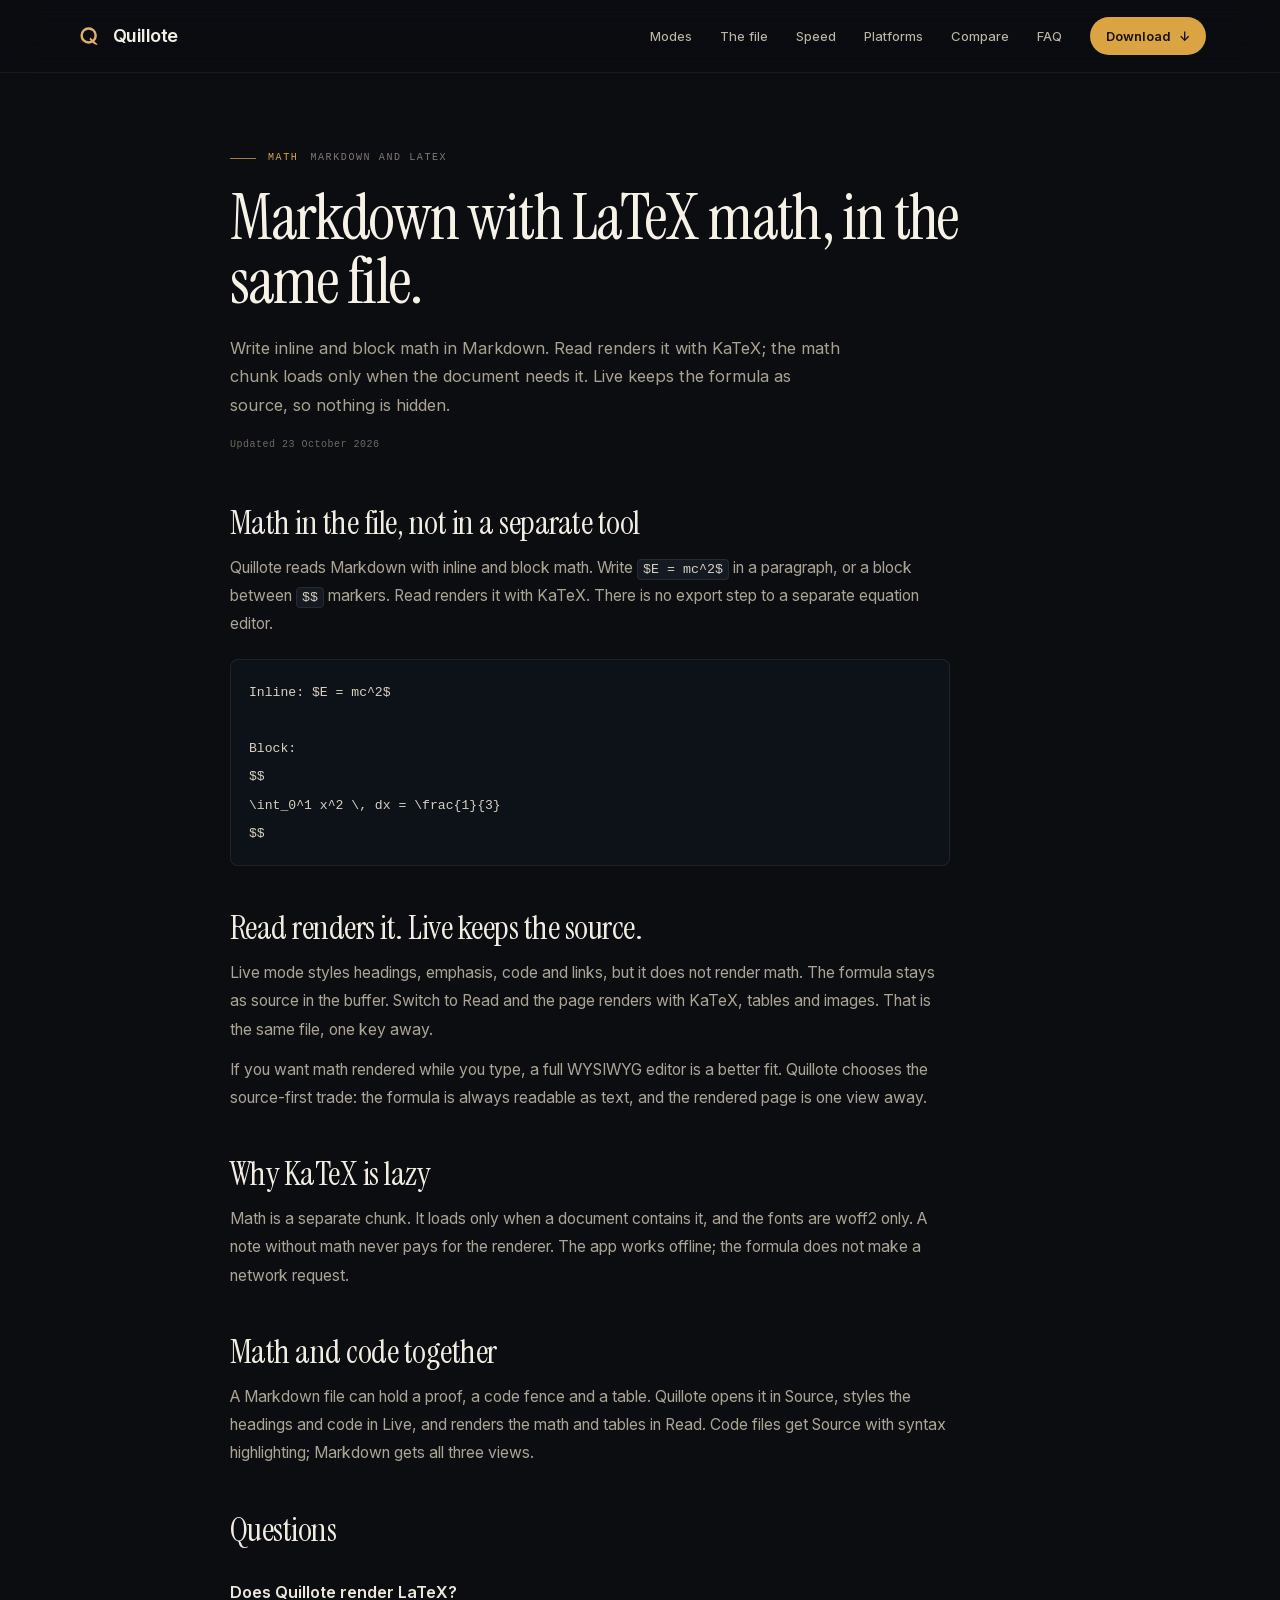
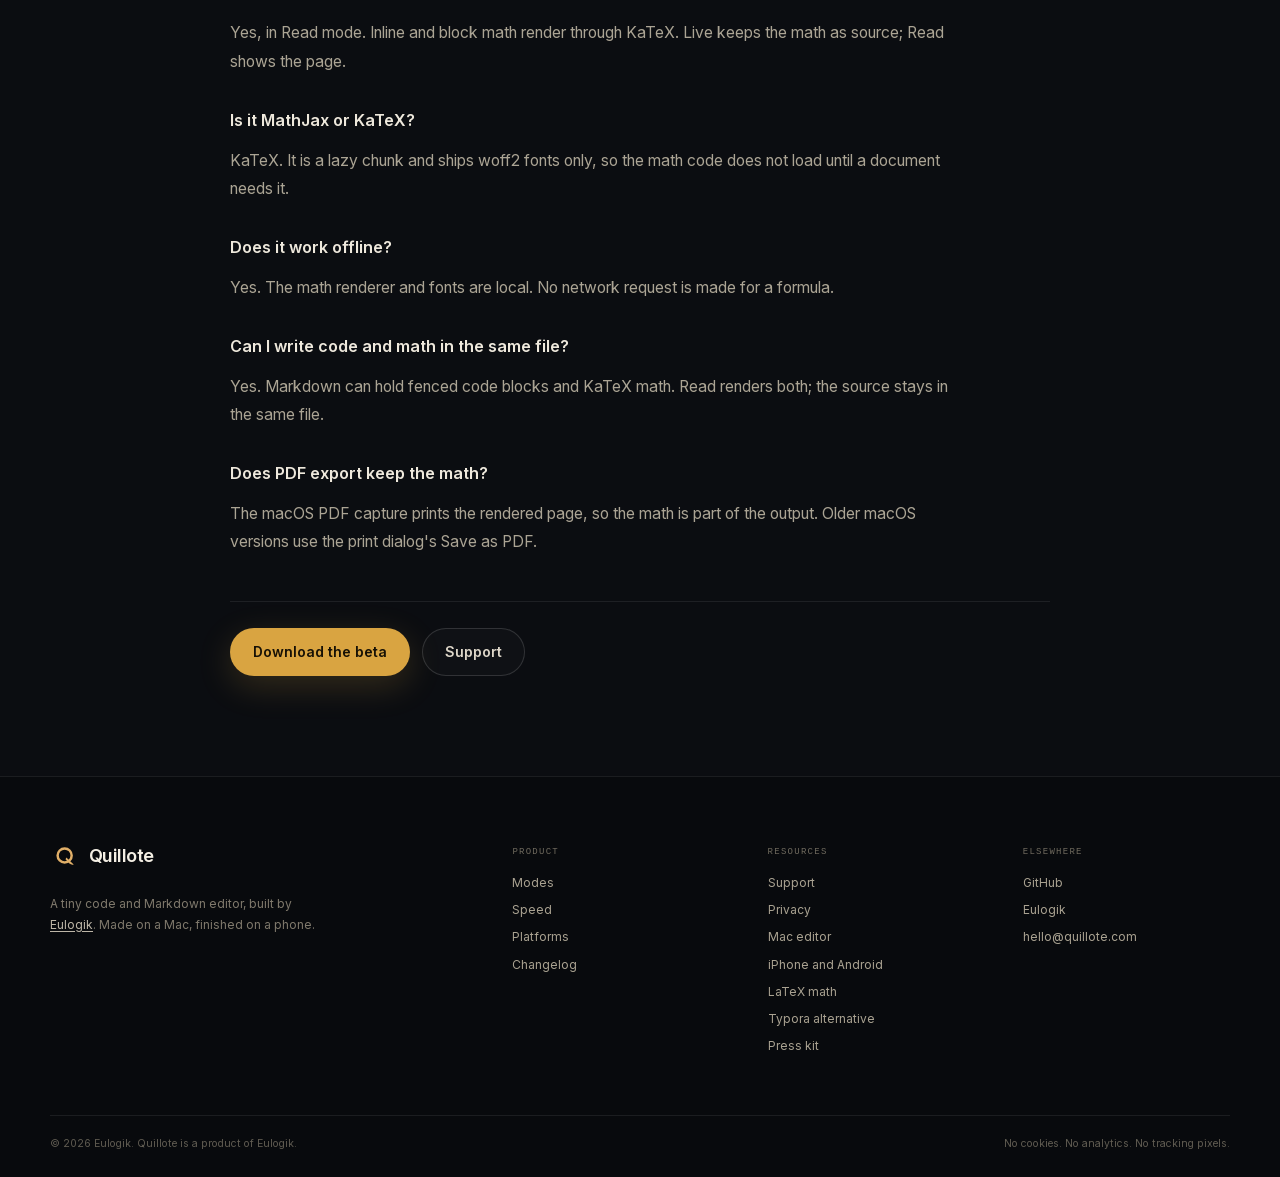
<file: markdown-editor-with-latex/index.html>
<!DOCTYPE html>
<html lang="en">
<head>
  <meta charset="utf-8">
  <meta name="viewport" content="width=device-width, initial-scale=1, viewport-fit=cover">
  <title>Markdown with LaTeX math: Quillote, with KaTeX in Read</title>
  <meta name="description" content="Write Markdown with inline and block LaTeX math in Quillote. Read renders it with KaTeX, lazy loaded and offline. The source stays in the same file.">
  <link rel="canonical" href="https://quillote.com/markdown-editor-with-latex/">
  <meta name="theme-color" content="#0b0d11">
  <meta name="color-scheme" content="dark">
  <meta name="author" content="Eulogik">
  <meta property="og:type" content="article">
  <meta property="og:site_name" content="Quillote">
  <meta property="og:title" content="Markdown with LaTeX math: Quillote, with KaTeX in Read">
  <meta property="og:description" content="Write Markdown with inline and block LaTeX math in Quillote. Read renders it with KaTeX, lazy loaded and offline. The source stays in the same file.">
  <meta property="og:url" content="https://quillote.com/markdown-editor-with-latex/">
  <meta property="og:image" content="https://quillote.com/assets/img/og.jpg">
  <meta property="og:image:width" content="1200">
  <meta property="og:image:height" content="630">
  <meta name="twitter:card" content="summary_large_image">
  <meta name="twitter:title" content="Markdown with LaTeX math: Quillote, with KaTeX in Read">
  <meta name="twitter:description" content="Write Markdown with inline and block LaTeX math in Quillote. Read renders it with KaTeX, lazy loaded and offline. The source stays in the same file.">
  <meta name="twitter:image" content="https://quillote.com/assets/img/og.jpg">
  <link rel="icon" href="../assets/img/quillote-mark.svg" type="image/svg+xml">
  <link rel="apple-touch-icon" href="../assets/img/apple-touch-icon.png">
  <link rel="manifest" href="../site.webmanifest">
  <link rel="describedby" href="../llms.txt" type="text/plain">
  <link rel="preload" href="../assets/fonts/instrument-serif-regular.woff2" as="font" type="font/woff2" crossorigin>
  <link rel="preload" href="../assets/fonts/inter-var.woff2" as="font" type="font/woff2" crossorigin>
  <link rel="stylesheet" href="../assets/css/site.css">
  <script type="application/ld+json">{"@context": "https://schema.org", "@graph": [{"@type": "WebPage", "@id": "https://quillote.com/markdown-editor-with-latex/", "url": "https://quillote.com/markdown-editor-with-latex/", "name": "Markdown with LaTeX math: Quillote, with KaTeX in Read", "description": "Write Markdown with inline and block LaTeX math in Quillote. Read renders it with KaTeX, lazy loaded and offline. The source stays in the same file.", "isPartOf": {"@id": "https://quillote.com/#website"}, "about": {"@id": "https://quillote.com/#app"}, "primaryImageOfPage": "https://quillote.com/assets/img/og.jpg", "datePublished": "2026-10-23", "dateModified": "2026-10-23"}, {"@type": "BreadcrumbList", "itemListElement": [{"@type": "ListItem", "position": 1, "name": "Quillote", "item": "https://quillote.com/"}, {"@type": "ListItem", "position": 2, "name": "Markdown with LaTeX math: Quillote, with KaTeX in Read", "item": "https://quillote.com/markdown-editor-with-latex/"}]}, {"@type": "FAQPage", "@id": "https://quillote.com/markdown-editor-with-latex/#faq", "mainEntity": [{"@type": "Question", "name": "Does Quillote render LaTeX?", "acceptedAnswer": {"@type": "Answer", "text": "Yes, in Read mode. Inline and block math render through KaTeX. Live keeps the math as source; Read shows the page."}}, {"@type": "Question", "name": "Is it MathJax or KaTeX?", "acceptedAnswer": {"@type": "Answer", "text": "KaTeX. It is a lazy chunk and ships woff2 fonts only, so the math code does not load until a document needs it."}}, {"@type": "Question", "name": "Does it work offline?", "acceptedAnswer": {"@type": "Answer", "text": "Yes. The math renderer and fonts are local. No network request is made for a formula."}}, {"@type": "Question", "name": "Can I write code and math in the same file?", "acceptedAnswer": {"@type": "Answer", "text": "Yes. Markdown can hold fenced code blocks and KaTeX math. Read renders both; the source stays in the same file."}}, {"@type": "Question", "name": "Does PDF export keep the math?", "acceptedAnswer": {"@type": "Answer", "text": "The macOS PDF capture prints the rendered page, so the math is part of the output. Older macOS versions use the print dialog's Save as PDF."}}]}]}</script>
</head>
<body>
  <a class="skip-link" href="#main">Skip to content</a>
  <header class="site-header">
    <div class="nav-shell">
      <a class="brand" href="../" aria-label="Quillote home"><img class="brand-mark" src="../assets/img/quillote-mark.svg" alt="" width="30" height="30" aria-hidden="true"><span class="brand-word">Quillote</span></a>
      <button class="nav-toggle" id="nav-toggle" type="button" aria-expanded="false" aria-controls="nav-links"><span class="nav-toggle-line"></span><span class="nav-toggle-line"></span><span class="visually-hidden">Menu</span></button>
      <nav class="nav-links" id="nav-links" aria-label="Primary">
        <a href="../#modes">Modes</a>
        <a href="../#file">The file</a>
        <a href="../#speed">Speed</a>
        <a href="../#platforms">Platforms</a>
        <a href="../typora-alternative/">Compare</a>
        <a href="../#faq">FAQ</a>
        <a class="nav-cta" href="../#download">Download <span aria-hidden="true">↓</span></a>
      </nav>
    </div>
  </header>

  <main id="main" class="page-main">
    <div class="page-shell">
      <div class="page-hero">
        <p class="label"><span>Math</span> Markdown and LaTeX</p>
        <h1>Markdown with LaTeX math, in the same file.</h1>
        <p class="lead">Write inline and block math in Markdown. Read renders it with KaTeX; the math chunk loads only when the document needs it. Live keeps the formula as source, so nothing is hidden.</p>
        <p class="page-updated">Updated 23 October 2026</p>
      </div>
      <div class="prose">

<h2>Math in the file, not in a separate tool</h2>
<p>Quillote reads Markdown with inline and block math. Write <code>$E = mc^2$</code> in a paragraph, or a block between <code>$$</code> markers. Read renders it with KaTeX. There is no export step to a separate equation editor.</p>
<pre><code>Inline: $E = mc^2$

Block:
$$
\int_0^1 x^2 \, dx = \frac{1}{3}
$$</code></pre>

<h2>Read renders it. Live keeps the source.</h2>
<p>Live mode styles headings, emphasis, code and links, but it does not render math. The formula stays as source in the buffer. Switch to Read and the page renders with KaTeX, tables and images. That is the same file, one key away.</p>
<p>If you want math rendered while you type, a full WYSIWYG editor is a better fit. Quillote chooses the source-first trade: the formula is always readable as text, and the rendered page is one view away.</p>

<h2>Why KaTeX is lazy</h2>
<p>Math is a separate chunk. It loads only when a document contains it, and the fonts are woff2 only. A note without math never pays for the renderer. The app works offline; the formula does not make a network request.</p>

<h2>Math and code together</h2>
<p>A Markdown file can hold a proof, a code fence and a table. Quillote opens it in Source, styles the headings and code in Live, and renders the math and tables in Read. Code files get Source with syntax highlighting; Markdown gets all three views.</p>

<h2>Questions</h2>
<h3>Does Quillote render LaTeX?</h3>
<p>Yes, in Read mode. Inline and block math render through KaTeX. Live keeps the math as source; Read shows the page.</p>
<h3>Is it MathJax or KaTeX?</h3>
<p>KaTeX. It is a lazy chunk and ships woff2 fonts only, so the math code does not load until a document needs it.</p>
<h3>Does it work offline?</h3>
<p>Yes. The math renderer and fonts are local. No network request is made for a formula.</p>
<h3>Can I write code and math in the same file?</h3>
<p>Yes. Markdown can hold fenced code blocks and KaTeX math. Read renders both; the source stays in the same file.</p>
<h3>Does PDF export keep the math?</h3>
<p>The macOS PDF capture prints the rendered page, so the math is part of the output. Older macOS versions use the print dialog's Save as PDF.</p>
      </div>
      <div class="page-cta">
        <a class="btn btn-gold" href="../#download">Download the beta</a>
        <a class="btn btn-ghost" href="../support/">Support</a>
      </div>
    </div>
  </main>

  <footer class="site-footer">
    <div class="footer-shell">
      <div class="footer-brand">
        <a class="brand" href="../" aria-label="Quillote home"><img class="brand-mark" src="../assets/img/quillote-mark.svg" alt="" width="30" height="30" aria-hidden="true"><span class="brand-word">Quillote</span></a>
        <p>A tiny code and Markdown editor, built by <a href="https://eulogik.com" rel="noopener">Eulogik</a>. Made on a Mac, finished on a phone.</p>
      </div>
      <div class="footer-col"><h3>Product</h3><a href="../#modes">Modes</a><a href="../#speed">Speed</a><a href="../#platforms">Platforms</a><a href="../changelog/">Changelog</a></div>
      <div class="footer-col"><h3>Resources</h3><a href="../support/">Support</a><a href="../privacy/">Privacy</a><a href="../markdown-editor-for-mac/">Mac editor</a><a href="../markdown-editor-for-iphone/">iPhone and Android</a><a href="../markdown-editor-with-latex/">LaTeX math</a><a href="../typora-alternative/">Typora alternative</a><a href="../press/">Press kit</a></div>
      <div class="footer-col"><h3>Elsewhere</h3><a href="https://github.com/eulogik" rel="noopener">GitHub</a><a href="https://eulogik.com" rel="noopener">Eulogik</a><a href="mailto:hello@quillote.com">hello@quillote.com</a></div>
    </div>
    <div class="footer-bottom"><p>© 2026 Eulogik. Quillote is a product of Eulogik.</p><p>No cookies. No analytics. No tracking pixels.</p></div>
  </footer>
  <script src="../assets/js/site.js" defer></script>
</body>
</html>
</file>
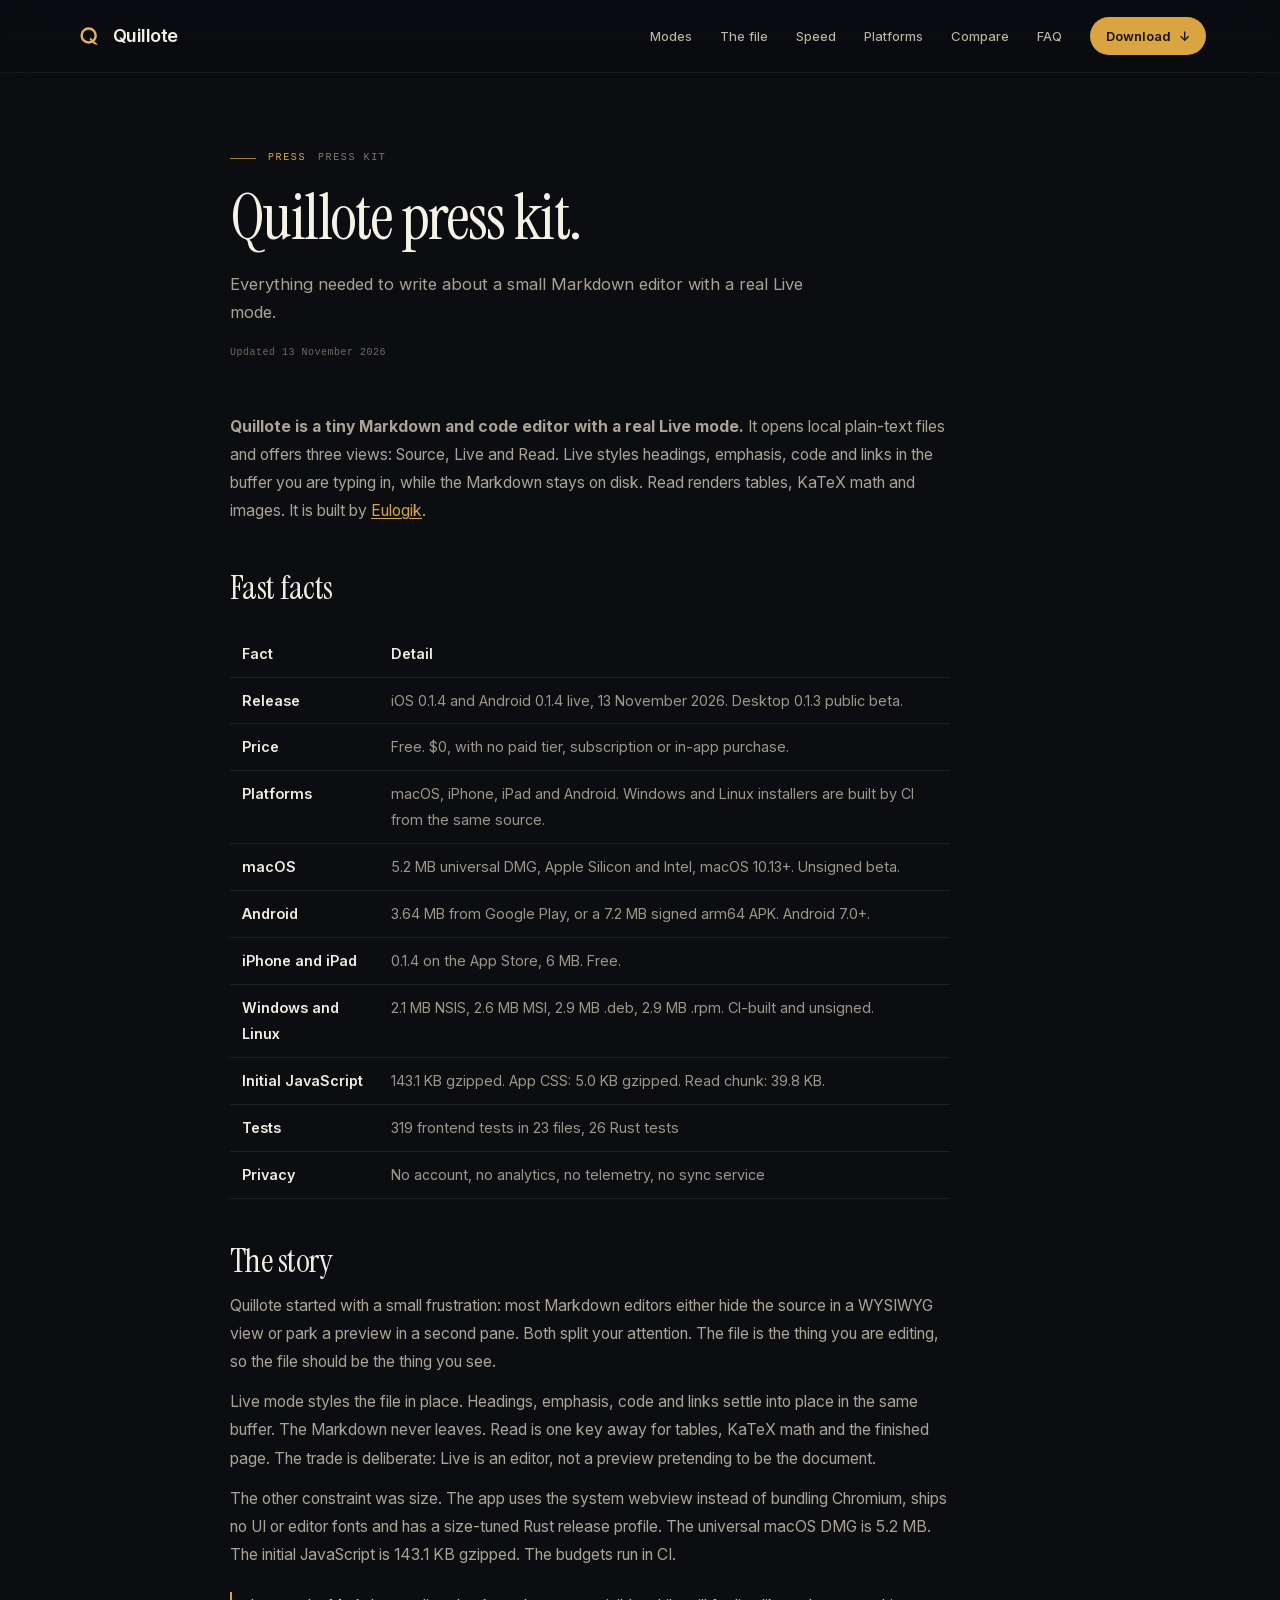
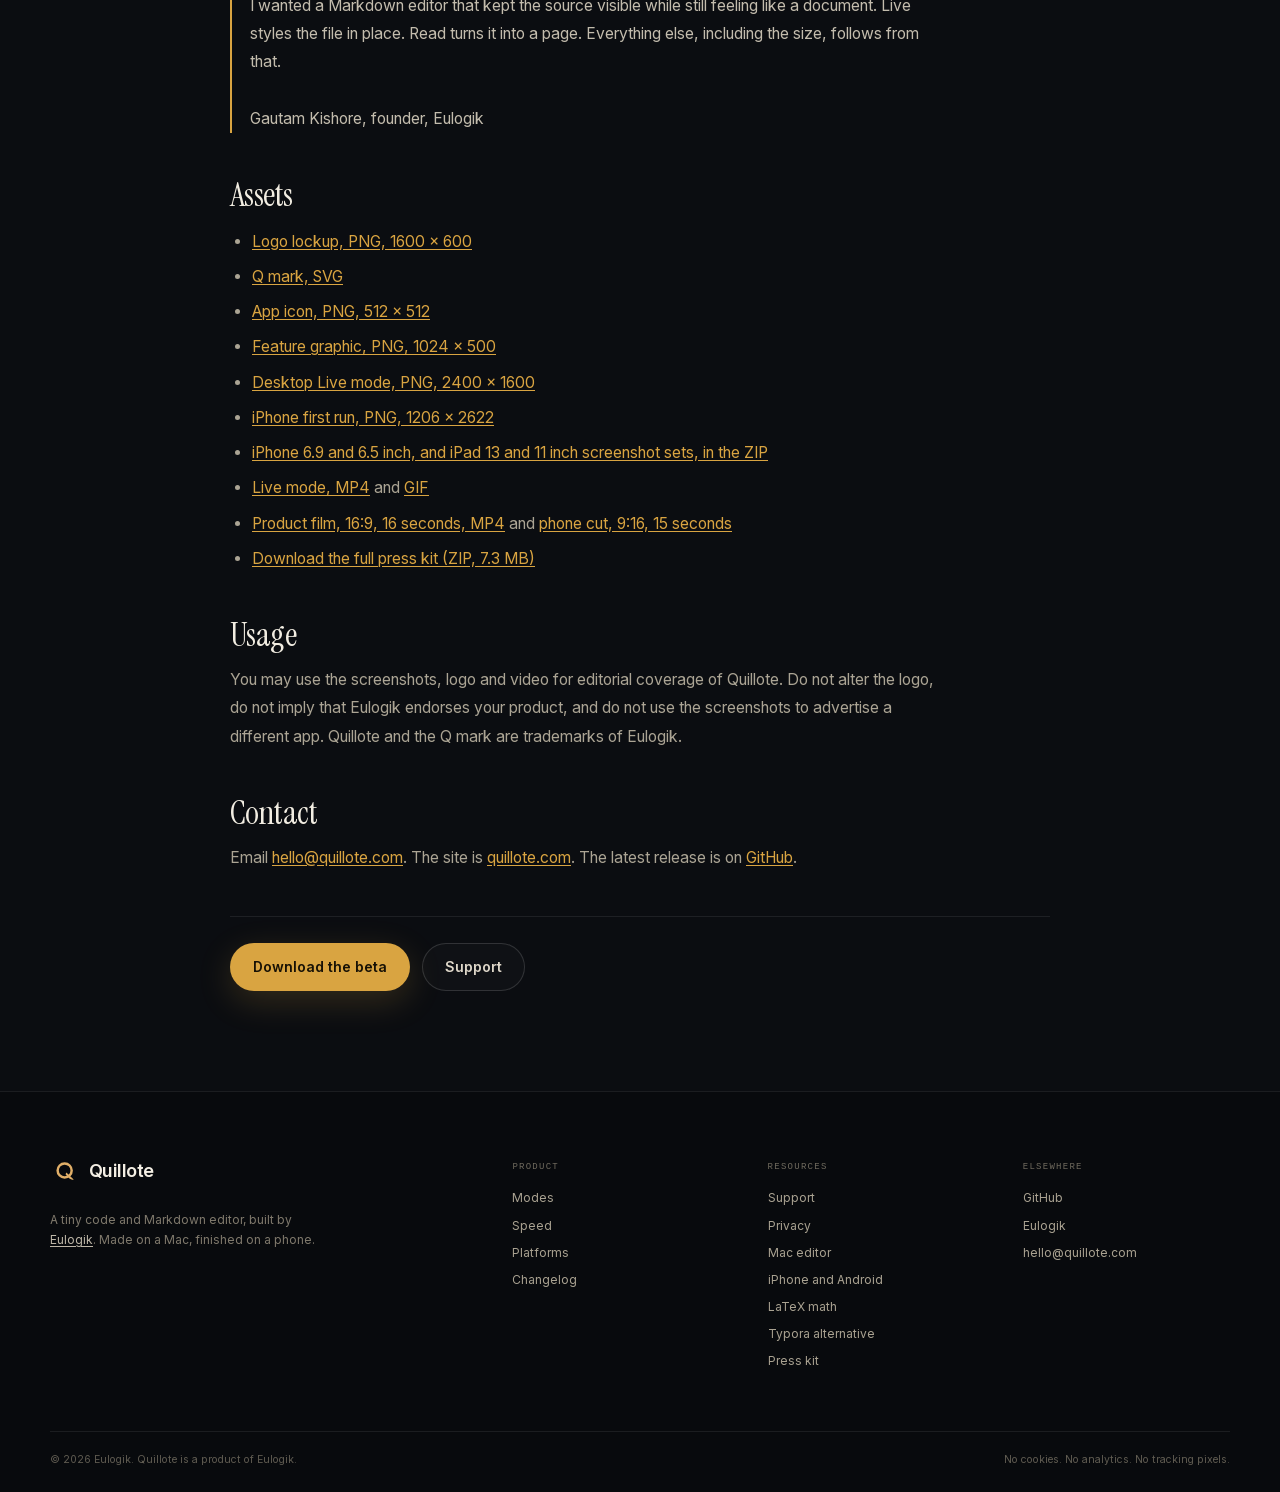
<file: press/index.html>
<!DOCTYPE html>
<html lang="en">
<head>
  <meta charset="utf-8">
  <meta name="viewport" content="width=device-width, initial-scale=1, viewport-fit=cover">
  <title>Press kit: Quillote, a tiny Markdown editor with Live mode</title>
  <meta name="description" content="Press kit for Quillote: facts, founder quote, logo, screenshots and a Live mode video for a 5.2 MB Markdown and code editor built by Eulogik.">
  <link rel="canonical" href="https://quillote.com/press/">
  <meta name="theme-color" content="#0b0d11">
  <meta name="color-scheme" content="dark">
  <meta name="author" content="Eulogik">
  <meta property="og:type" content="article">
  <meta property="og:site_name" content="Quillote">
  <meta property="og:title" content="Press kit: Quillote, a tiny Markdown editor with Live mode">
  <meta property="og:description" content="Press kit for Quillote: facts, founder quote, logo, screenshots and a Live mode video for a 5.2 MB Markdown and code editor built by Eulogik.">
  <meta property="og:url" content="https://quillote.com/press/">
  <meta property="og:image" content="https://quillote.com/assets/img/og.jpg">
  <meta property="og:image:width" content="1200">
  <meta property="og:image:height" content="630">
  <meta name="twitter:card" content="summary_large_image">
  <meta name="twitter:title" content="Press kit: Quillote, a tiny Markdown editor with Live mode">
  <meta name="twitter:description" content="Press kit for Quillote: facts, founder quote, logo, screenshots and a Live mode video for a 5.2 MB Markdown and code editor built by Eulogik.">
  <meta name="twitter:image" content="https://quillote.com/assets/img/og.jpg">
  <link rel="icon" href="../assets/img/quillote-mark.svg" type="image/svg+xml">
  <link rel="apple-touch-icon" href="../assets/img/apple-touch-icon.png">
  <link rel="manifest" href="../site.webmanifest">
  <link rel="describedby" href="../llms.txt" type="text/plain">
  <link rel="preload" href="../assets/fonts/instrument-serif-regular.woff2" as="font" type="font/woff2" crossorigin>
  <link rel="preload" href="../assets/fonts/inter-var.woff2" as="font" type="font/woff2" crossorigin>
  <link rel="stylesheet" href="../assets/css/site.css">
  <script type="application/ld+json">{"@context": "https://schema.org", "@graph": [{"@type": "WebPage", "@id": "https://quillote.com/press/", "url": "https://quillote.com/press/", "name": "Press kit: Quillote, a tiny Markdown editor with Live mode", "description": "Press kit for Quillote: facts, founder quote, logo, screenshots and a Live mode video for a 5.2 MB Markdown and code editor built by Eulogik.", "isPartOf": {"@id": "https://quillote.com/#website"}, "about": {"@id": "https://quillote.com/#app"}, "primaryImageOfPage": "https://quillote.com/assets/img/og.jpg", "datePublished": "2026-10-23", "dateModified": "2026-11-04"}, {"@type": "BreadcrumbList", "itemListElement": [{"@type": "ListItem", "position": 1, "name": "Quillote", "item": "https://quillote.com/"}, {"@type": "ListItem", "position": 2, "name": "Press kit", "item": "https://quillote.com/press/"}]}]}</script>
</head>
<body>
  <a class="skip-link" href="#main">Skip to content</a>
  <header class="site-header">
    <div class="nav-shell">
      <a class="brand" href="../" aria-label="Quillote home"><img class="brand-mark" src="../assets/img/quillote-mark.svg" alt="" width="30" height="30" aria-hidden="true"><span class="brand-word">Quillote</span></a>
      <button class="nav-toggle" id="nav-toggle" type="button" aria-expanded="false" aria-controls="nav-links"><span class="nav-toggle-line"></span><span class="nav-toggle-line"></span><span class="visually-hidden">Menu</span></button>
      <nav class="nav-links" id="nav-links" aria-label="Primary">
        <a href="../#modes">Modes</a>
        <a href="../#file">The file</a>
        <a href="../#speed">Speed</a>
        <a href="../#platforms">Platforms</a>
        <a href="../typora-alternative/">Compare</a>
        <a href="../#faq">FAQ</a>
        <a class="nav-cta" href="../#download">Download <span aria-hidden="true">↓</span></a>
      </nav>
    </div>
  </header>

  <main id="main" class="page-main">
    <div class="page-shell">
      <div class="page-hero">
        <p class="label"><span>Press</span> Press kit</p>
        <h1>Quillote press kit.</h1>
        <p class="lead">Everything needed to write about a small Markdown editor with a real Live mode.</p>
        <p class="page-updated">Updated 13 November 2026</p>
      </div>
      <div class="prose">
        <p><strong>Quillote is a tiny Markdown and code editor with a real Live mode.</strong> It opens local plain-text files and offers three views: Source, Live and Read. Live styles headings, emphasis, code and links in the buffer you are typing in, while the Markdown stays on disk. Read renders tables, KaTeX math and images. It is built by <a href="https://eulogik.com" rel="noopener">Eulogik</a>.</p>

        <h2>Fast facts</h2>
        <table>
          <thead><tr><th scope="col">Fact</th><th scope="col">Detail</th></tr></thead>
          <tbody>
            <tr><th scope="row">Release</th><td>iOS 0.1.4 and Android 0.1.4 live, 13 November 2026. Desktop 0.1.3 public beta.</td></tr>
            <tr><th scope="row">Price</th><td>Free. $0, with no paid tier, subscription or in-app purchase.</td></tr>
            <tr><th scope="row">Platforms</th><td>macOS, iPhone, iPad and Android. Windows and Linux installers are built by CI from the same source.</td></tr>
            <tr><th scope="row">macOS</th><td>5.2 MB universal DMG, Apple Silicon and Intel, macOS 10.13+. Unsigned beta.</td></tr>
            <tr><th scope="row">Android</th><td>3.64 MB from Google Play, or a 7.2 MB signed arm64 APK. Android 7.0+.</td></tr>
            <tr><th scope="row">iPhone and iPad</th><td>0.1.4 on the App Store, 6 MB. Free.</td></tr>
            <tr><th scope="row">Windows and Linux</th><td>2.1 MB NSIS, 2.6 MB MSI, 2.9 MB .deb, 2.9 MB .rpm. CI-built and unsigned.</td></tr>
            <tr><th scope="row">Initial JavaScript</th><td>143.1 KB gzipped. App CSS: 5.0 KB gzipped. Read chunk: 39.8 KB.</td></tr>
            <tr><th scope="row">Tests</th><td>319 frontend tests in 23 files, 26 Rust tests</td></tr>
            <tr><th scope="row">Privacy</th><td>No account, no analytics, no telemetry, no sync service</td></tr>
          </tbody>
        </table>

        <h2>The story</h2>
        <p>Quillote started with a small frustration: most Markdown editors either hide the source in a WYSIWYG view or park a preview in a second pane. Both split your attention. The file is the thing you are editing, so the file should be the thing you see.</p>
        <p>Live mode styles the file in place. Headings, emphasis, code and links settle into place in the same buffer. The Markdown never leaves. Read is one key away for tables, KaTeX math and the finished page. The trade is deliberate: Live is an editor, not a preview pretending to be the document.</p>
        <p>The other constraint was size. The app uses the system webview instead of bundling Chromium, ships no UI or editor fonts and has a size-tuned Rust release profile. The universal macOS DMG is 5.2 MB. The initial JavaScript is 143.1 KB gzipped. The budgets run in CI.</p>
        <blockquote>I wanted a Markdown editor that kept the source visible while still feeling like a document. Live styles the file in place. Read turns it into a page. Everything else, including the size, follows from that.<br><br>Gautam Kishore, founder, Eulogik</blockquote>

        <h2>Assets</h2>
        <ul>
          <li><a href="../assets/img/quillote-lockup.png">Logo lockup, PNG, 1600 x 600</a></li>
          <li><a href="../assets/img/quillote-mark.svg">Q mark, SVG</a></li>
          <li><a href="../assets/img/icon-512.png">App icon, PNG, 512 x 512</a></li>
          <li><a href="../assets/img/quillote-feature.png">Feature graphic, PNG, 1024 x 500</a></li>
          <li><a href="../assets/img/desktop-live-press.png">Desktop Live mode, PNG, 2400 x 1600</a></li>
          <li><a href="../assets/img/iphone-first-run-press.png">iPhone first run, PNG, 1206 x 2622</a></li>
          <li><a href="https://quillote.com/assets/downloads/quillote-press-kit.zip">iPhone 6.9 and 6.5 inch, and iPad 13 and 11 inch screenshot sets, in the ZIP</a></li>
          <li><a href="../assets/img/quillote-live.mp4">Live mode, MP4</a> and <a href="../assets/img/quillote-live.gif">GIF</a></li>
          <li><a href="../assets/video/quillote-desktop-16x9-sound.mp4">Product film, 16:9, 16 seconds, MP4</a> and <a href="../assets/video/quillote-phone-9x16-sound.mp4">phone cut, 9:16, 15 seconds</a></li>
          <li><a href="../assets/downloads/quillote-press-kit.zip">Download the full press kit (ZIP, 7.3 MB)</a></li>
        </ul>

        <h2>Usage</h2>
        <p>You may use the screenshots, logo and video for editorial coverage of Quillote. Do not alter the logo, do not imply that Eulogik endorses your product, and do not use the screenshots to advertise a different app. Quillote and the Q mark are trademarks of Eulogik.</p>

        <h2>Contact</h2>
        <p>Email <a href="mailto:hello@quillote.com">hello@quillote.com</a>. The site is <a href="https://quillote.com">quillote.com</a>. The latest release is on <a href="https://github.com/eulogik/quillote-site/releases/latest" rel="noopener">GitHub</a>.</p>
      </div>
      <div class="page-cta">
        <a class="btn btn-gold" href="../#download">Download the beta</a>
        <a class="btn btn-ghost" href="../support/">Support</a>
      </div>
    </div>
  </main>

  <footer class="site-footer">
    <div class="footer-shell">
      <div class="footer-brand">
        <a class="brand" href="../" aria-label="Quillote home"><img class="brand-mark" src="../assets/img/quillote-mark.svg" alt="" width="30" height="30" aria-hidden="true"><span class="brand-word">Quillote</span></a>
        <p>A tiny code and Markdown editor, built by <a href="https://eulogik.com" rel="noopener">Eulogik</a>. Made on a Mac, finished on a phone.</p>
      </div>
      <div class="footer-col"><h3>Product</h3><a href="../#modes">Modes</a><a href="../#speed">Speed</a><a href="../#platforms">Platforms</a><a href="../changelog/">Changelog</a></div>
      <div class="footer-col"><h3>Resources</h3><a href="../support/">Support</a><a href="../privacy/">Privacy</a><a href="../markdown-editor-for-mac/">Mac editor</a><a href="../markdown-editor-for-iphone/">iPhone and Android</a><a href="../markdown-editor-with-latex/">LaTeX math</a><a href="../typora-alternative/">Typora alternative</a><a href="../press/">Press kit</a></div>
      <div class="footer-col"><h3>Elsewhere</h3><a href="https://github.com/eulogik" rel="noopener">GitHub</a><a href="https://eulogik.com" rel="noopener">Eulogik</a><a href="mailto:hello@quillote.com">hello@quillote.com</a></div>
    </div>
    <div class="footer-bottom"><p>© 2026 Eulogik. Quillote is a product of Eulogik.</p><p>No cookies. No analytics. No tracking pixels.</p></div>
  </footer>
  <script src="../assets/js/site.js" defer></script>
</body>
</html>
</file>
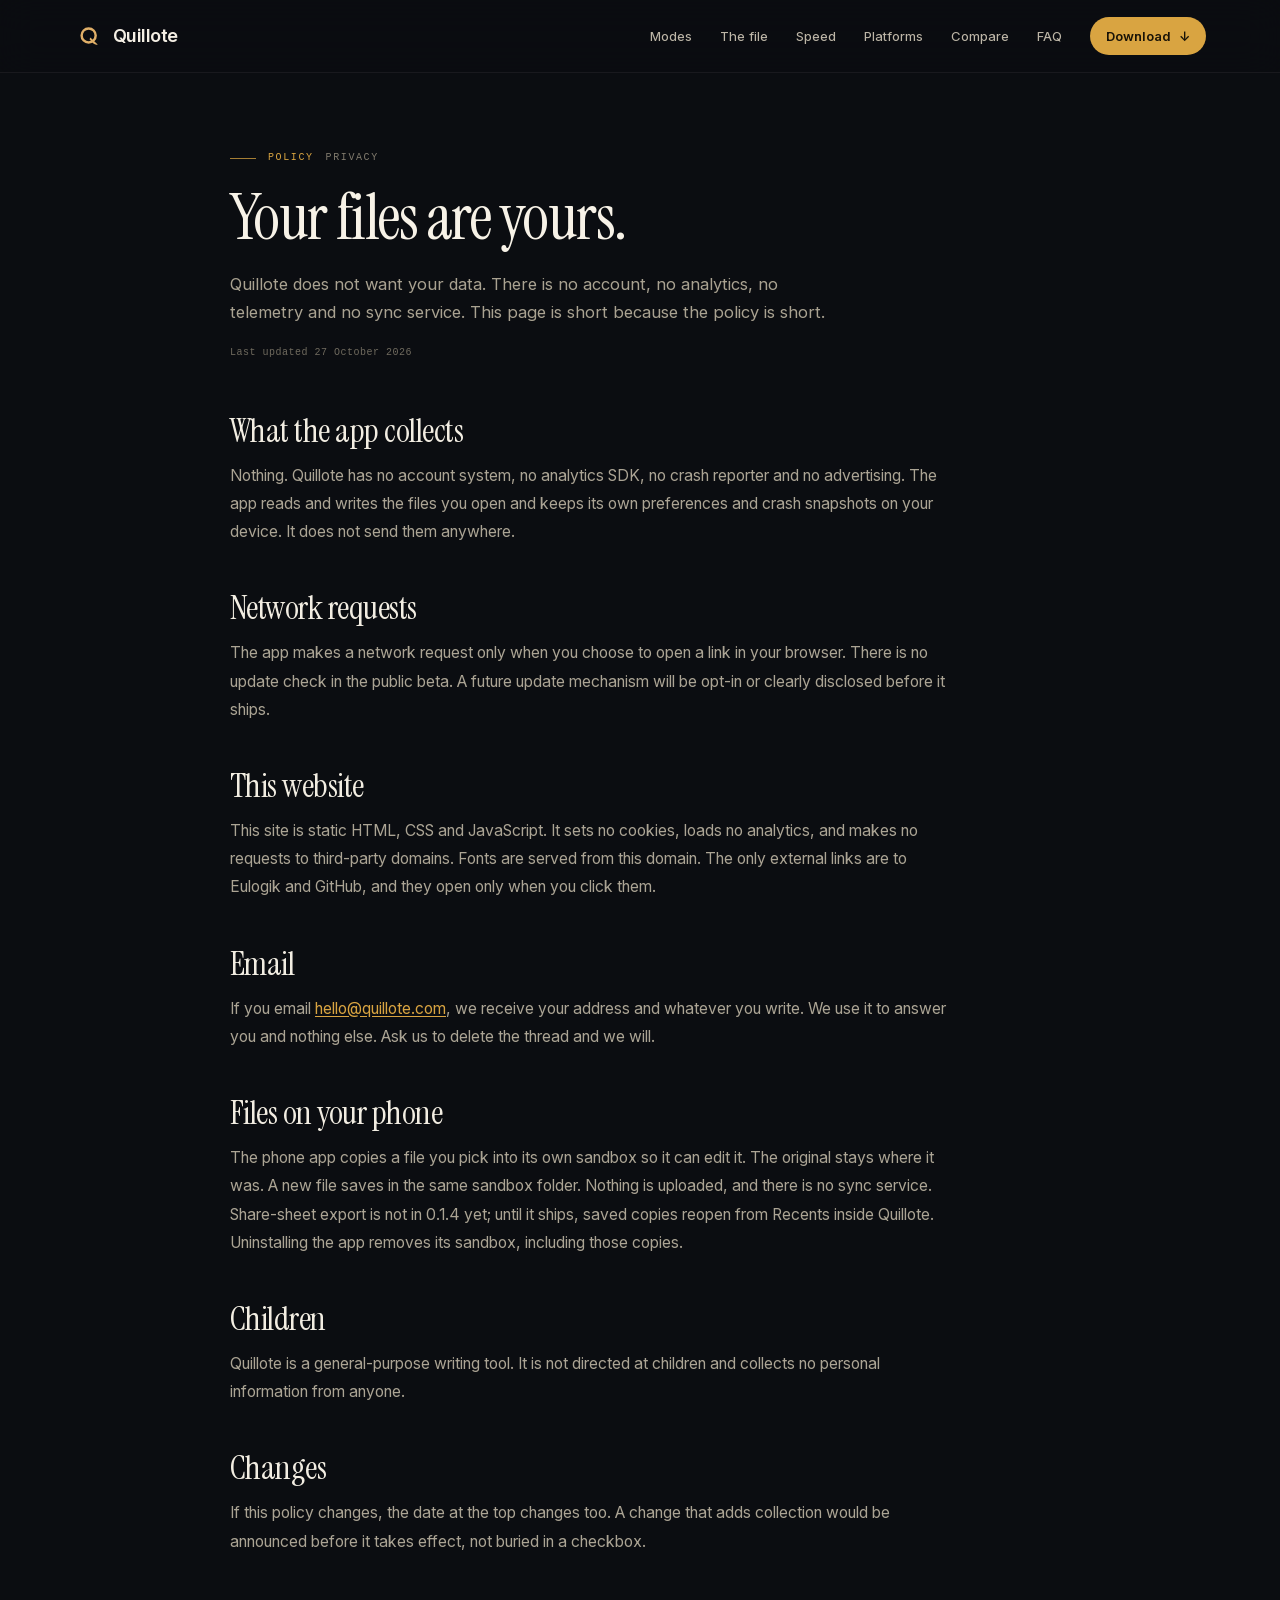
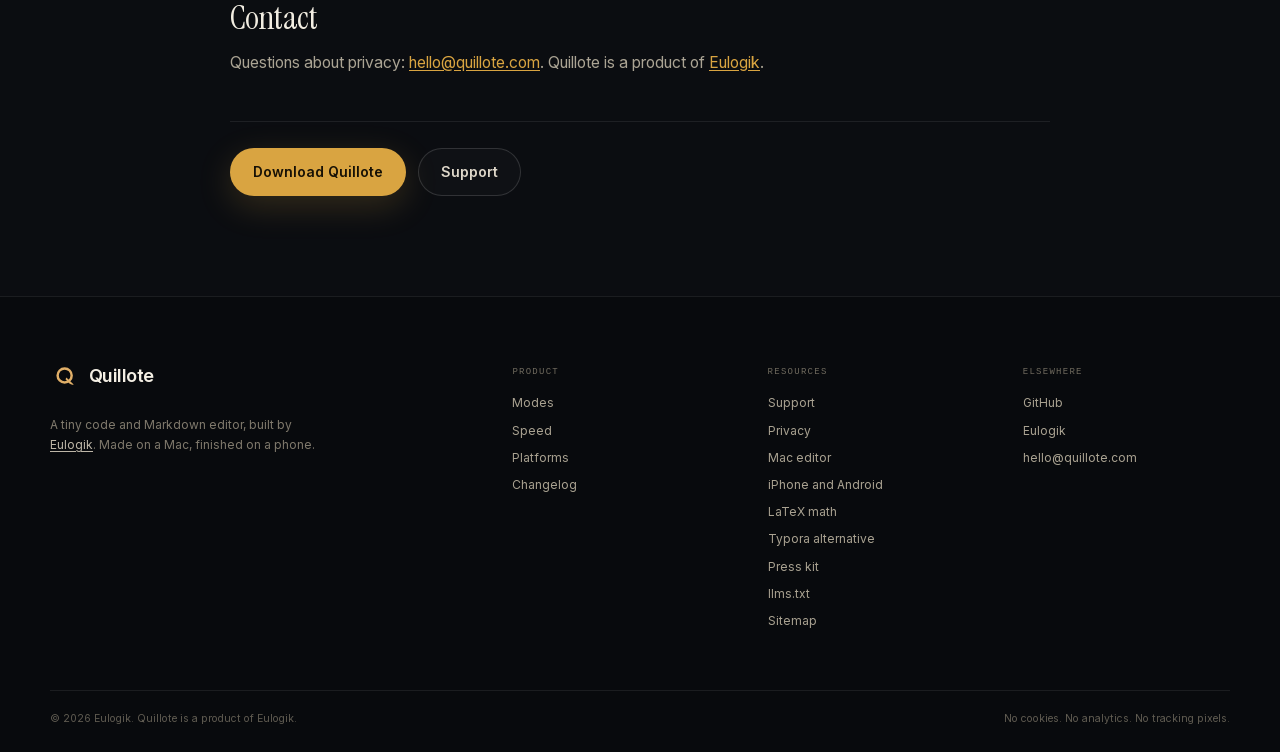
<file: privacy/index.html>
<!DOCTYPE html>
<html lang="en">
<head>
  <meta charset="utf-8">
  <meta name="viewport" content="width=device-width, initial-scale=1, viewport-fit=cover">
  <title>Privacy: Quillote</title>
  <meta name="description" content="Quillote collects no data. No accounts, no analytics, no telemetry, no cookies on this site. Your files stay on your disk.">
  <link rel="canonical" href="https://quillote.com/privacy/">
  <meta name="theme-color" content="#0b0d11">
  <meta name="color-scheme" content="dark">
  <meta property="og:type" content="website">
  <meta property="og:site_name" content="Quillote">
  <meta property="og:title" content="Privacy: Quillote">
  <meta property="og:description" content="No accounts, no analytics, no telemetry, no cookies. Your files stay on your disk.">
  <meta property="og:url" content="https://quillote.com/privacy/">
  <meta property="og:image" content="https://quillote.com/assets/img/og.jpg">
  <meta name="twitter:card" content="summary_large_image">
  <link rel="icon" href="../assets/img/quillote-mark.svg" type="image/svg+xml">
  <link rel="apple-touch-icon" href="../assets/img/apple-touch-icon.png">
  <link rel="manifest" href="../site.webmanifest">
  <link rel="describedby" href="../llms.txt" type="text/plain">
  <link rel="preload" href="../assets/fonts/instrument-serif-regular.woff2" as="font" type="font/woff2" crossorigin>
  <link rel="preload" href="../assets/fonts/inter-var.woff2" as="font" type="font/woff2" crossorigin>
  <link rel="stylesheet" href="../assets/css/site.css">
  <script type="application/ld+json">
  {"@context":"https://schema.org","@graph":[{"@type":"WebPage","@id":"https://quillote.com/privacy/","url":"https://quillote.com/privacy/","name":"Privacy: Quillote","description":"Quillote collects no data. No accounts, no analytics, no telemetry, no cookies.","isPartOf":{"@id":"https://quillote.com/#website"},"dateModified":"2026-10-27"},{"@type":"BreadcrumbList","itemListElement":[{"@type":"ListItem","position":1,"name":"Quillote","item":"https://quillote.com/"},{"@type":"ListItem","position":2,"name":"Privacy","item":"https://quillote.com/privacy/"}]}]}
  </script>
</head>
<body>
  <a class="skip-link" href="#main">Skip to content</a>
  <header class="site-header">
    <div class="nav-shell">
      <a class="brand" href="../" aria-label="Quillote home"><img class="brand-mark" src="../assets/img/quillote-mark.svg" alt="" width="30" height="30" aria-hidden="true"><span class="brand-word">Quillote</span></a>
      <button class="nav-toggle" id="nav-toggle" type="button" aria-expanded="false" aria-controls="nav-links"><span class="nav-toggle-line"></span><span class="nav-toggle-line"></span><span class="visually-hidden">Menu</span></button>
      <nav class="nav-links" id="nav-links" aria-label="Primary">
        <a href="../#modes">Modes</a>
        <a href="../#file">The file</a>
        <a href="../#speed">Speed</a>
        <a href="../#platforms">Platforms</a>
        <a href="../typora-alternative/">Compare</a>
        <a href="../#faq">FAQ</a>
        <a class="nav-cta" href="../#download">Download <span aria-hidden="true">↓</span></a>
      </nav>
    </div>
  </header>

  <main id="main" class="page-main">
    <div class="page-shell">
      <div class="page-hero">
        <p class="label"><span>Policy</span> Privacy</p>
        <h1>Your files are yours.</h1>
        <p class="lead">Quillote does not want your data. There is no account, no analytics, no telemetry and no sync service. This page is short because the policy is short.</p>
        <p class="page-updated">Last updated 27 October 2026</p>
      </div>

      <div class="prose">
        <h2>What the app collects</h2>
        <p>Nothing. Quillote has no account system, no analytics SDK, no crash reporter and no advertising. The app reads and writes the files you open and keeps its own preferences and crash snapshots on your device. It does not send them anywhere.</p>

        <h2>Network requests</h2>
        <p>The app makes a network request only when you choose to open a link in your browser. There is no update check in the public beta. A future update mechanism will be opt-in or clearly disclosed before it ships.</p>

        <h2>This website</h2>
        <p>This site is static HTML, CSS and JavaScript. It sets no cookies, loads no analytics, and makes no requests to third-party domains. Fonts are served from this domain. The only external links are to Eulogik and GitHub, and they open only when you click them.</p>

        <h2>Email</h2>
        <p>If you email <a href="mailto:hello@quillote.com">hello@quillote.com</a>, we receive your address and whatever you write. We use it to answer you and nothing else. Ask us to delete the thread and we will.</p>

        <h2>Files on your phone</h2>
        <p>The phone app copies a file you pick into its own sandbox so it can edit it. The original stays where it was. A new file saves in the same sandbox folder. Nothing is uploaded, and there is no sync service. Share-sheet export is not in 0.1.4 yet; until it ships, saved copies reopen from Recents inside Quillote. Uninstalling the app removes its sandbox, including those copies.</p>

        <h2>Children</h2>
        <p>Quillote is a general-purpose writing tool. It is not directed at children and collects no personal information from anyone.</p>

        <h2>Changes</h2>
        <p>If this policy changes, the date at the top changes too. A change that adds collection would be announced before it takes effect, not buried in a checkbox.</p>

        <h2>Contact</h2>
        <p>Questions about privacy: <a href="mailto:hello@quillote.com">hello@quillote.com</a>. Quillote is a product of <a href="https://eulogik.com" rel="noopener">Eulogik</a>.</p>
      </div>

      <div class="page-cta">
        <a class="btn btn-gold" href="../#download">Download Quillote</a>
        <a class="btn btn-ghost" href="../support/">Support</a>
      </div>
    </div>
  </main>

  <footer class="site-footer">
    <div class="footer-shell">
      <div class="footer-brand">
        <a class="brand" href="../" aria-label="Quillote home"><img class="brand-mark" src="../assets/img/quillote-mark.svg" alt="" width="30" height="30" aria-hidden="true"><span class="brand-word">Quillote</span></a>
        <p>A tiny code and Markdown editor, built by <a href="https://eulogik.com" rel="noopener">Eulogik</a>. Made on a Mac, finished on a phone.</p>
      </div>
      <div class="footer-col"><h3>Product</h3><a href="../#modes">Modes</a><a href="../#speed">Speed</a><a href="../#platforms">Platforms</a><a href="../changelog/">Changelog</a></div>
      <div class="footer-col"><h3>Resources</h3><a href="../support/">Support</a><a href="../privacy/">Privacy</a><a href="../markdown-editor-for-mac/">Mac editor</a><a href="../markdown-editor-for-iphone/">iPhone and Android</a><a href="../markdown-editor-with-latex/">LaTeX math</a><a href="../typora-alternative/">Typora alternative</a><a href="../press/">Press kit</a><a href="../llms.txt">llms.txt</a><a href="../sitemap.xml">Sitemap</a></div>
      <div class="footer-col"><h3>Elsewhere</h3><a href="https://github.com/eulogik" rel="noopener">GitHub</a><a href="https://eulogik.com" rel="noopener">Eulogik</a><a href="mailto:hello@quillote.com">hello@quillote.com</a></div>
    </div>
    <div class="footer-bottom"><p>© 2026 Eulogik. Quillote is a product of Eulogik.</p><p>No cookies. No analytics. No tracking pixels.</p></div>
  </footer>
  <script src="../assets/js/site.js" defer></script>
</body>
</html>
</file>
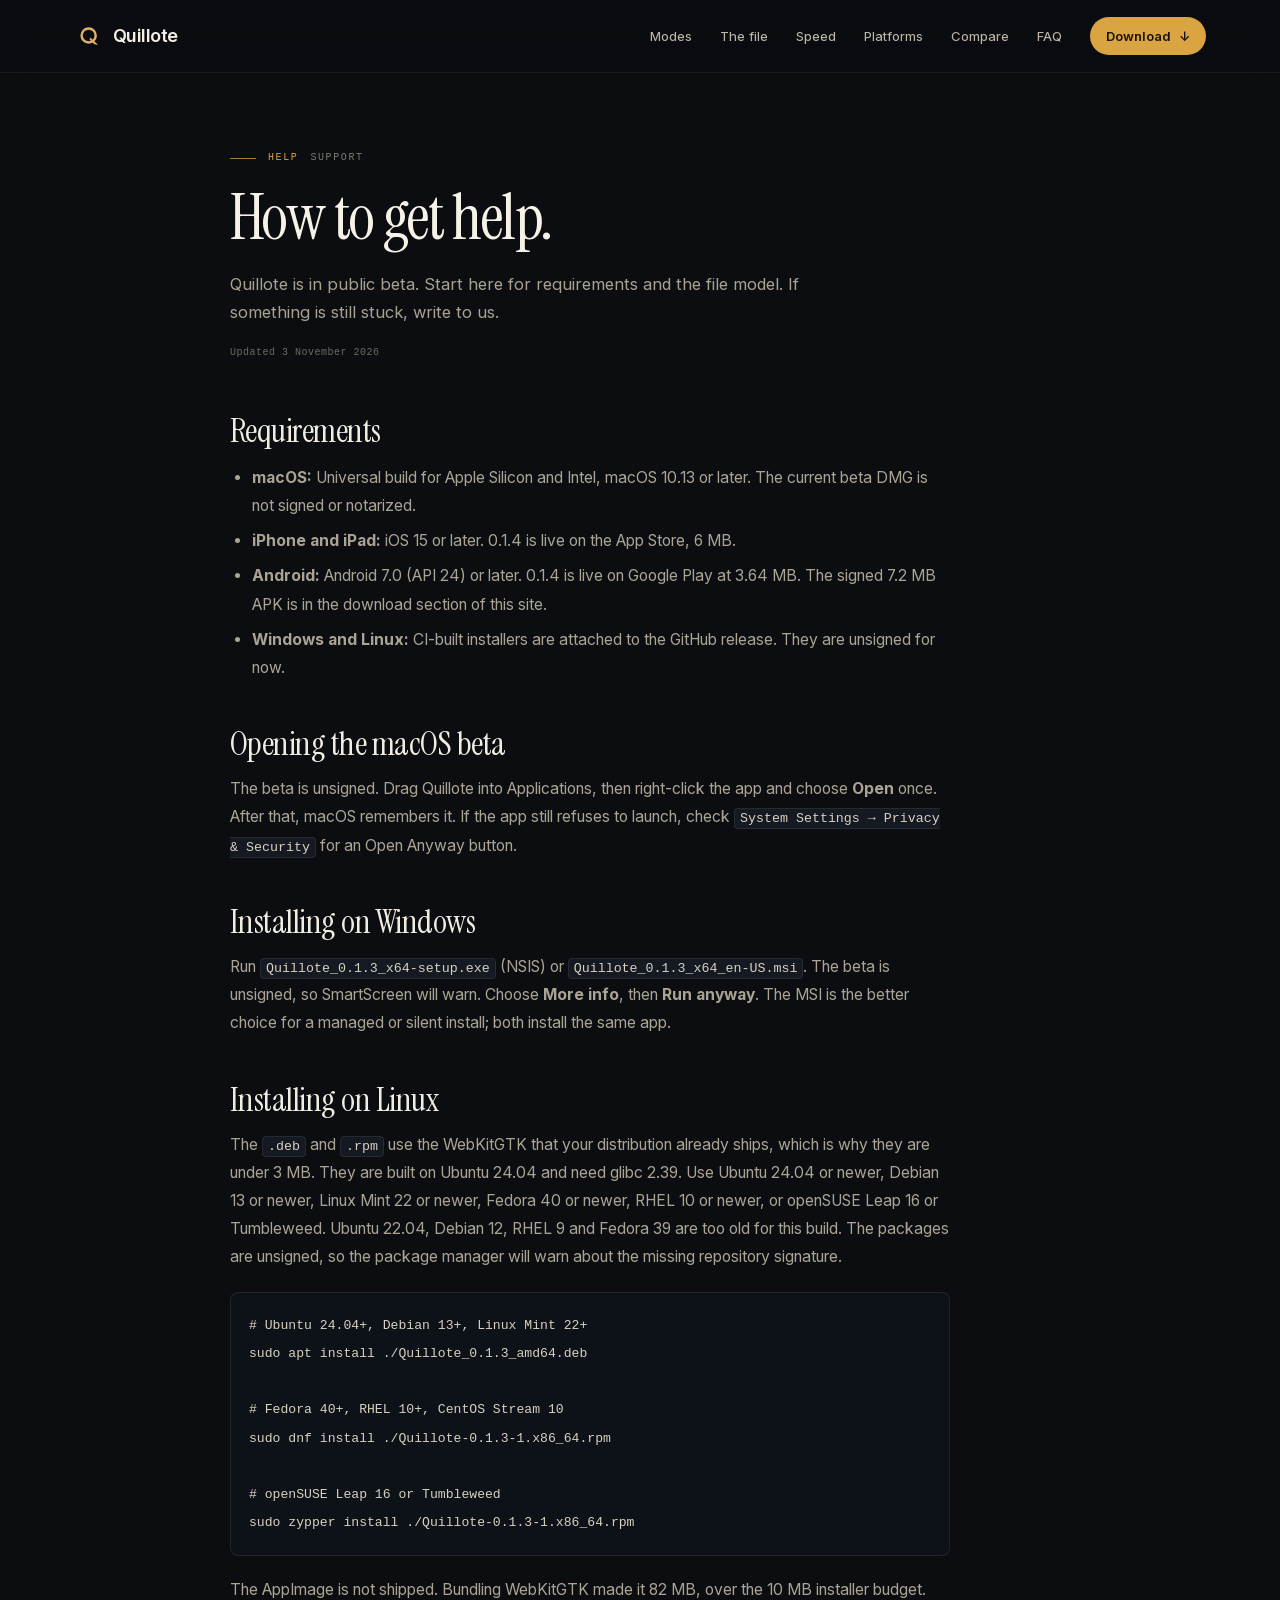
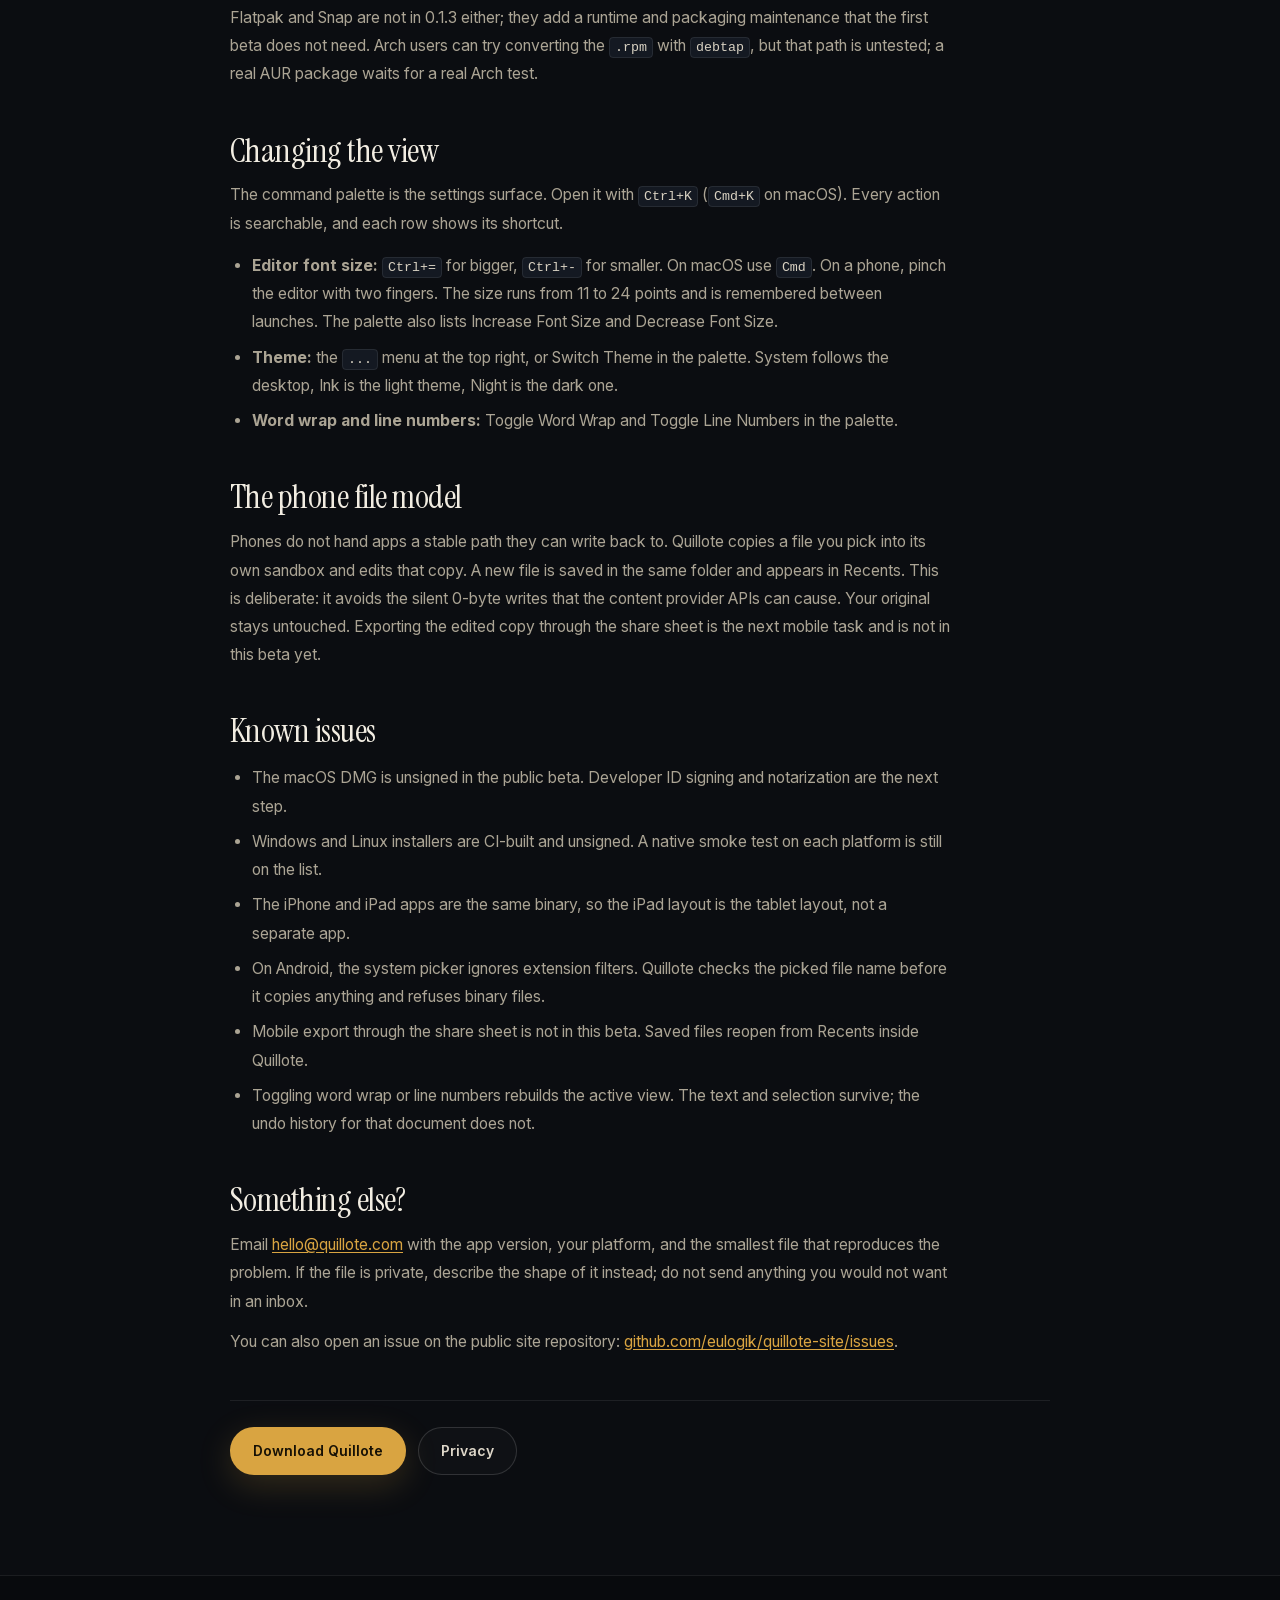
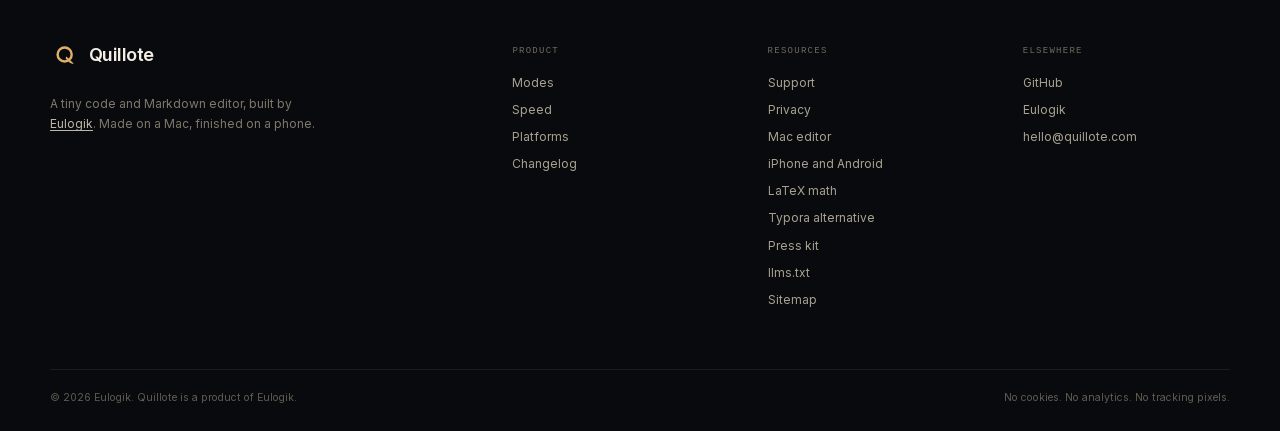
<file: support/index.html>
<!DOCTYPE html>
<html lang="en">
<head>
  <meta charset="utf-8">
  <meta name="viewport" content="width=device-width, initial-scale=1, viewport-fit=cover">
  <title>Support: Quillote</title>
  <meta name="description" content="Support for Quillote: system requirements, known issues, the beta file model, and how to get help.">
  <link rel="canonical" href="https://quillote.com/support/">
  <meta name="theme-color" content="#0b0d11">
  <meta name="color-scheme" content="dark">
  <meta property="og:type" content="website">
  <meta property="og:site_name" content="Quillote">
  <meta property="og:title" content="Support: Quillote">
  <meta property="og:description" content="System requirements, known issues, the beta file model, and how to get help.">
  <meta property="og:url" content="https://quillote.com/support/">
  <meta property="og:image" content="https://quillote.com/assets/img/og.jpg">
  <meta name="twitter:card" content="summary_large_image">
  <link rel="icon" href="../assets/img/quillote-mark.svg" type="image/svg+xml">
  <link rel="apple-touch-icon" href="../assets/img/apple-touch-icon.png">
  <link rel="manifest" href="../site.webmanifest">
  <link rel="describedby" href="../llms.txt" type="text/plain">
  <link rel="preload" href="../assets/fonts/instrument-serif-regular.woff2" as="font" type="font/woff2" crossorigin>
  <link rel="preload" href="../assets/fonts/inter-var.woff2" as="font" type="font/woff2" crossorigin>
  <link rel="stylesheet" href="../assets/css/site.css">
  <script type="application/ld+json">
  {"@context":"https://schema.org","@graph":[{"@type":"WebPage","@id":"https://quillote.com/support/","url":"https://quillote.com/support/","name":"Support: Quillote","description":"System requirements, known issues, the beta file model, and how to get help.","isPartOf":{"@id":"https://quillote.com/#website"},"dateModified":"2026-10-23"},{"@type":"BreadcrumbList","itemListElement":[{"@type":"ListItem","position":1,"name":"Quillote","item":"https://quillote.com/"},{"@type":"ListItem","position":2,"name":"Support","item":"https://quillote.com/support/"}]}]}
  </script>
</head>
<body>
  <a class="skip-link" href="#main">Skip to content</a>
  <header class="site-header">
    <div class="nav-shell">
      <a class="brand" href="../" aria-label="Quillote home"><img class="brand-mark" src="../assets/img/quillote-mark.svg" alt="" width="30" height="30" aria-hidden="true"><span class="brand-word">Quillote</span></a>
      <button class="nav-toggle" id="nav-toggle" type="button" aria-expanded="false" aria-controls="nav-links"><span class="nav-toggle-line"></span><span class="nav-toggle-line"></span><span class="visually-hidden">Menu</span></button>
      <nav class="nav-links" id="nav-links" aria-label="Primary">
        <a href="../#modes">Modes</a>
        <a href="../#file">The file</a>
        <a href="../#speed">Speed</a>
        <a href="../#platforms">Platforms</a>
        <a href="../typora-alternative/">Compare</a>
        <a href="../#faq">FAQ</a>
        <a class="nav-cta" href="../#download">Download <span aria-hidden="true">↓</span></a>
      </nav>
    </div>
  </header>

  <main id="main" class="page-main">
    <div class="page-shell">
      <div class="page-hero">
        <p class="label"><span>Help</span> Support</p>
        <h1>How to get help.</h1>
        <p class="lead">Quillote is in public beta. Start here for requirements and the file model. If something is still stuck, write to us.</p>
        <p class="page-updated">Updated 3 November 2026</p>
      </div>

      <div class="prose">
        <h2>Requirements</h2>
        <ul>
          <li><strong>macOS:</strong> Universal build for Apple Silicon and Intel, macOS 10.13 or later. The current beta DMG is not signed or notarized.</li>
          <li><strong>iPhone and iPad:</strong> iOS 15 or later. 0.1.4 is live on the App Store, 6 MB.</li>
          <li><strong>Android:</strong> Android 7.0 (API 24) or later. 0.1.4 is live on Google Play at 3.64 MB. The signed 7.2 MB APK is in the download section of this site.</li>
          <li><strong>Windows and Linux:</strong> CI-built installers are attached to the GitHub release. They are unsigned for now.</li>
        </ul>

        <h2>Opening the macOS beta</h2>
        <p>The beta is unsigned. Drag Quillote into Applications, then right-click the app and choose <strong>Open</strong> once. After that, macOS remembers it. If the app still refuses to launch, check <code>System Settings → Privacy &amp; Security</code> for an Open Anyway button.</p>

        <h2>Installing on Windows</h2>
        <p>Run <code>Quillote_0.1.3_x64-setup.exe</code> (NSIS) or <code>Quillote_0.1.3_x64_en-US.msi</code>. The beta is unsigned, so SmartScreen will warn. Choose <strong>More info</strong>, then <strong>Run anyway</strong>. The MSI is the better choice for a managed or silent install; both install the same app.</p>

        <h2>Installing on Linux</h2>
        <p>The <code>.deb</code> and <code>.rpm</code> use the WebKitGTK that your distribution already ships, which is why they are under 3 MB. They are built on Ubuntu 24.04 and need glibc 2.39. Use Ubuntu 24.04 or newer, Debian 13 or newer, Linux Mint 22 or newer, Fedora 40 or newer, RHEL 10 or newer, or openSUSE Leap 16 or Tumbleweed. Ubuntu 22.04, Debian 12, RHEL 9 and Fedora 39 are too old for this build. The packages are unsigned, so the package manager will warn about the missing repository signature.</p>
        <pre><code># Ubuntu 24.04+, Debian 13+, Linux Mint 22+
sudo apt install ./Quillote_0.1.3_amd64.deb

# Fedora 40+, RHEL 10+, CentOS Stream 10
sudo dnf install ./Quillote-0.1.3-1.x86_64.rpm

# openSUSE Leap 16 or Tumbleweed
sudo zypper install ./Quillote-0.1.3-1.x86_64.rpm</code></pre>
        <p>The AppImage is not shipped. Bundling WebKitGTK made it 82 MB, over the 10 MB installer budget. Flatpak and Snap are not in 0.1.3 either; they add a runtime and packaging maintenance that the first beta does not need. Arch users can try converting the <code>.rpm</code> with <code>debtap</code>, but that path is untested; a real AUR package waits for a real Arch test.</p>

        <h2>Changing the view</h2>
        <p>The command palette is the settings surface. Open it with <code>Ctrl+K</code> (<code>Cmd+K</code> on macOS). Every action is searchable, and each row shows its shortcut.</p>
        <ul>
          <li><strong>Editor font size:</strong> <code>Ctrl+=</code> for bigger, <code>Ctrl+-</code> for smaller. On macOS use <code>Cmd</code>. On a phone, pinch the editor with two fingers. The size runs from 11 to 24 points and is remembered between launches. The palette also lists Increase Font Size and Decrease Font Size.</li>
          <li><strong>Theme:</strong> the <code>...</code> menu at the top right, or Switch Theme in the palette. System follows the desktop, Ink is the light theme, Night is the dark one.</li>
          <li><strong>Word wrap and line numbers:</strong> Toggle Word Wrap and Toggle Line Numbers in the palette.</li>
        </ul>

        <h2>The phone file model</h2>
        <p>Phones do not hand apps a stable path they can write back to. Quillote copies a file you pick into its own sandbox and edits that copy. A new file is saved in the same folder and appears in Recents. This is deliberate: it avoids the silent 0-byte writes that the content provider APIs can cause. Your original stays untouched. Exporting the edited copy through the share sheet is the next mobile task and is not in this beta yet.</p>

        <h2>Known issues</h2>
        <ul>
          <li>The macOS DMG is unsigned in the public beta. Developer ID signing and notarization are the next step.</li>
          <li>Windows and Linux installers are CI-built and unsigned. A native smoke test on each platform is still on the list.</li>
          <li>The iPhone and iPad apps are the same binary, so the iPad layout is the tablet layout, not a separate app.</li>
          <li>On Android, the system picker ignores extension filters. Quillote checks the picked file name before it copies anything and refuses binary files.</li>
          <li>Mobile export through the share sheet is not in this beta. Saved files reopen from Recents inside Quillote.</li>
          <li>Toggling word wrap or line numbers rebuilds the active view. The text and selection survive; the undo history for that document does not.</li>
        </ul>

        <h2>Something else?</h2>
        <p>Email <a href="mailto:hello@quillote.com">hello@quillote.com</a> with the app version, your platform, and the smallest file that reproduces the problem. If the file is private, describe the shape of it instead; do not send anything you would not want in an inbox.</p>
        <p>You can also open an issue on the public site repository: <a href="https://github.com/eulogik/quillote-site/issues" rel="noopener">github.com/eulogik/quillote-site/issues</a>.</p>
      </div>

      <div class="page-cta">
        <a class="btn btn-gold" href="../#download">Download Quillote</a>
        <a class="btn btn-ghost" href="../privacy/">Privacy</a>
      </div>
    </div>
  </main>

  <footer class="site-footer">
    <div class="footer-shell">
      <div class="footer-brand">
        <a class="brand" href="../" aria-label="Quillote home"><img class="brand-mark" src="../assets/img/quillote-mark.svg" alt="" width="30" height="30" aria-hidden="true"><span class="brand-word">Quillote</span></a>
        <p>A tiny code and Markdown editor, built by <a href="https://eulogik.com" rel="noopener">Eulogik</a>. Made on a Mac, finished on a phone.</p>
      </div>
      <div class="footer-col"><h3>Product</h3><a href="../#modes">Modes</a><a href="../#speed">Speed</a><a href="../#platforms">Platforms</a><a href="../changelog/">Changelog</a></div>
      <div class="footer-col"><h3>Resources</h3><a href="../support/">Support</a><a href="../privacy/">Privacy</a><a href="../markdown-editor-for-mac/">Mac editor</a><a href="../markdown-editor-for-iphone/">iPhone and Android</a><a href="../markdown-editor-with-latex/">LaTeX math</a><a href="../typora-alternative/">Typora alternative</a><a href="../press/">Press kit</a><a href="../llms.txt">llms.txt</a><a href="../sitemap.xml">Sitemap</a></div>
      <div class="footer-col"><h3>Elsewhere</h3><a href="https://github.com/eulogik" rel="noopener">GitHub</a><a href="https://eulogik.com" rel="noopener">Eulogik</a><a href="mailto:hello@quillote.com">hello@quillote.com</a></div>
    </div>
    <div class="footer-bottom"><p>© 2026 Eulogik. Quillote is a product of Eulogik.</p><p>No cookies. No analytics. No tracking pixels.</p></div>
  </footer>
  <script src="../assets/js/site.js" defer></script>
</body>
</html>
</file>
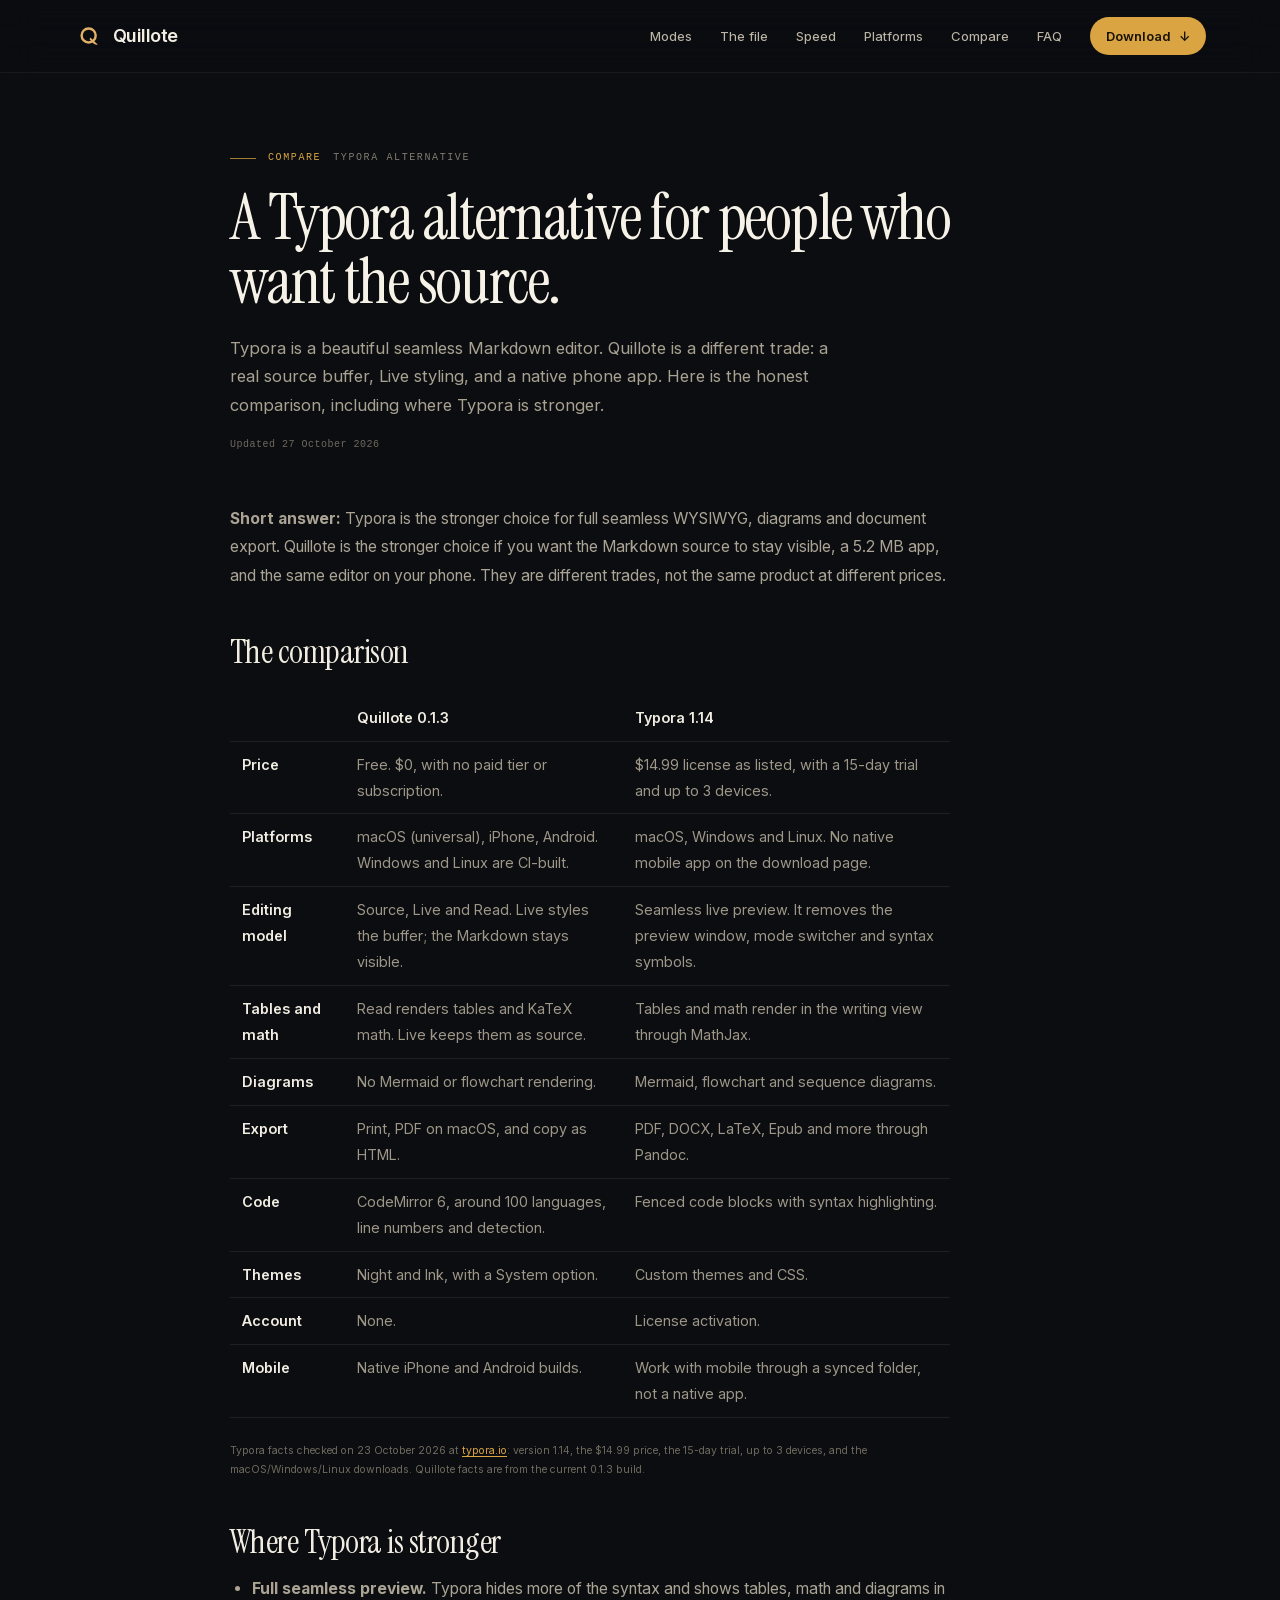
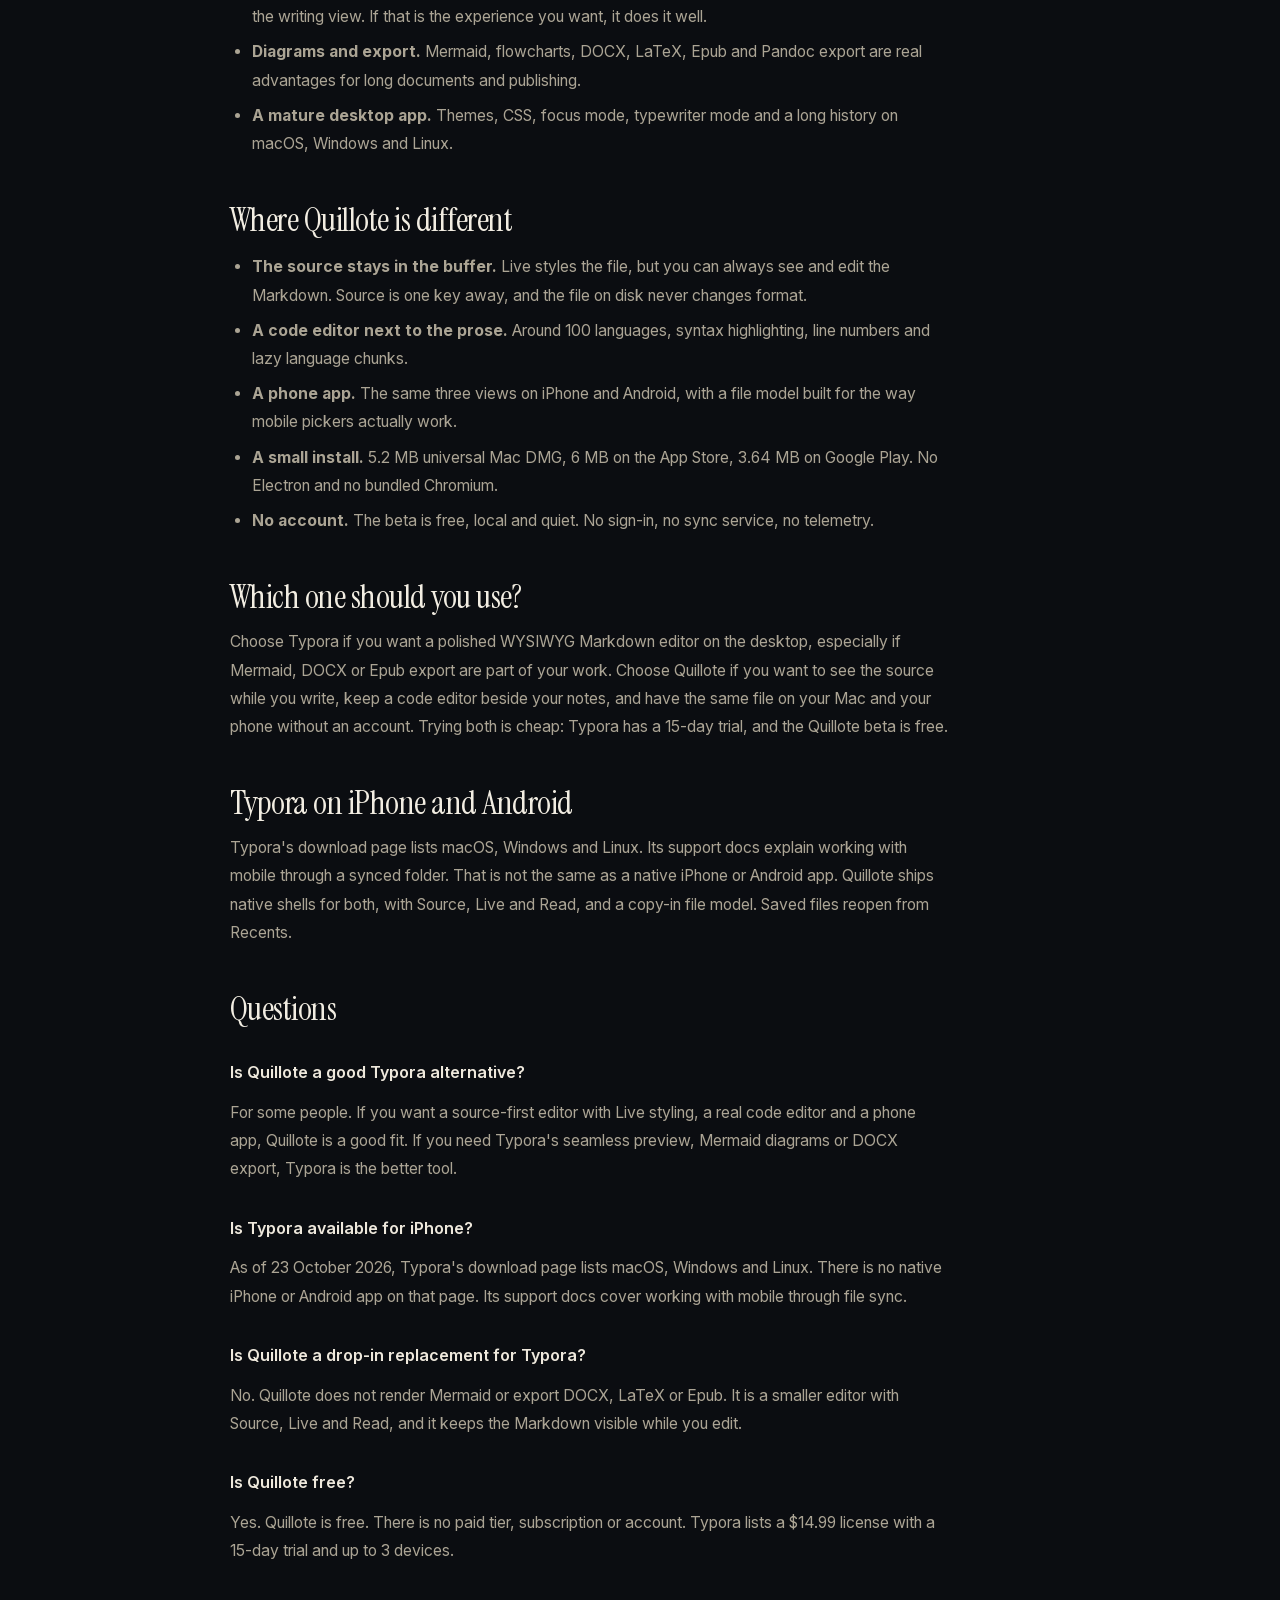
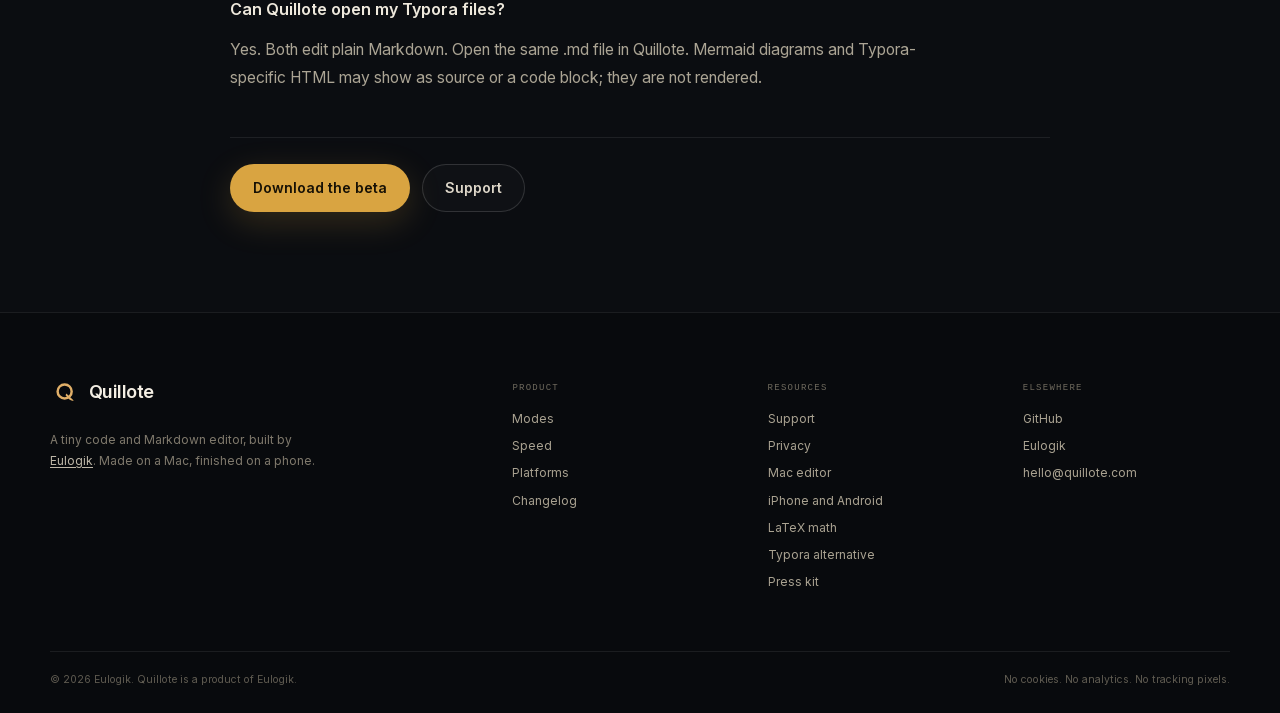
<file: typora-alternative/index.html>
<!DOCTYPE html>
<html lang="en">
<head>
  <meta charset="utf-8">
  <meta name="viewport" content="width=device-width, initial-scale=1, viewport-fit=cover">
  <title>Quillote vs Typora: an honest Markdown editor comparison</title>
  <meta name="description" content="Typora is a polished WYSIWYG Markdown editor. Quillote is a smaller, source-first editor with Live, Read, code and phone apps. A fair comparison, with the facts.">
  <link rel="canonical" href="https://quillote.com/typora-alternative/">
  <meta name="theme-color" content="#0b0d11">
  <meta name="color-scheme" content="dark">
  <meta name="author" content="Eulogik">
  <meta property="og:type" content="article">
  <meta property="og:site_name" content="Quillote">
  <meta property="og:title" content="Quillote vs Typora: an honest Markdown editor comparison">
  <meta property="og:description" content="Typora is a polished WYSIWYG Markdown editor. Quillote is a smaller, source-first editor with Live, Read, code and phone apps. A fair comparison, with the facts.">
  <meta property="og:url" content="https://quillote.com/typora-alternative/">
  <meta property="og:image" content="https://quillote.com/assets/img/og.jpg">
  <meta property="og:image:width" content="1200">
  <meta property="og:image:height" content="630">
  <meta name="twitter:card" content="summary_large_image">
  <meta name="twitter:title" content="Quillote vs Typora: an honest Markdown editor comparison">
  <meta name="twitter:description" content="Typora is a polished WYSIWYG Markdown editor. Quillote is a smaller, source-first editor with Live, Read, code and phone apps. A fair comparison, with the facts.">
  <meta name="twitter:image" content="https://quillote.com/assets/img/og.jpg">
  <link rel="icon" href="../assets/img/quillote-mark.svg" type="image/svg+xml">
  <link rel="apple-touch-icon" href="../assets/img/apple-touch-icon.png">
  <link rel="manifest" href="../site.webmanifest">
  <link rel="describedby" href="../llms.txt" type="text/plain">
  <link rel="preload" href="../assets/fonts/instrument-serif-regular.woff2" as="font" type="font/woff2" crossorigin>
  <link rel="preload" href="../assets/fonts/inter-var.woff2" as="font" type="font/woff2" crossorigin>
  <link rel="stylesheet" href="../assets/css/site.css">
  <script type="application/ld+json">{"@context": "https://schema.org", "@graph": [{"@type": "WebPage", "@id": "https://quillote.com/typora-alternative/", "url": "https://quillote.com/typora-alternative/", "name": "Quillote vs Typora: an honest Markdown editor comparison", "description": "Typora is a polished WYSIWYG Markdown editor. Quillote is a smaller, source-first editor with Live, Read, code and phone apps. A fair comparison, with the facts.", "isPartOf": {"@id": "https://quillote.com/#website"}, "about": {"@id": "https://quillote.com/#app"}, "primaryImageOfPage": "https://quillote.com/assets/img/og.jpg", "datePublished": "2026-10-23", "dateModified": "2026-10-27"}, {"@type": "BreadcrumbList", "itemListElement": [{"@type": "ListItem", "position": 1, "name": "Quillote", "item": "https://quillote.com/"}, {"@type": "ListItem", "position": 2, "name": "Quillote vs Typora: an honest Markdown editor comparison", "item": "https://quillote.com/typora-alternative/"}]}, {"@type": "FAQPage", "@id": "https://quillote.com/typora-alternative/#faq", "mainEntity": [{"@type": "Question", "name": "Is Quillote a good Typora alternative?", "acceptedAnswer": {"@type": "Answer", "text": "For some people. If you want a source-first editor with Live styling, a real code editor and a phone app, Quillote is a good fit. If you need Typora's seamless preview, Mermaid diagrams or DOCX export, Typora is the better tool."}}, {"@type": "Question", "name": "Is Typora available for iPhone?", "acceptedAnswer": {"@type": "Answer", "text": "As of 23 October 2026, Typora's download page lists macOS, Windows and Linux. There is no native iPhone or Android app on that page. Its support docs cover working with mobile through file sync."}}, {"@type": "Question", "name": "Is Quillote a drop-in replacement for Typora?", "acceptedAnswer": {"@type": "Answer", "text": "No. Quillote does not render Mermaid or export DOCX, LaTeX or Epub. It is a smaller editor with Source, Live and Read, and it keeps the Markdown visible while you edit."}}, {"@type": "Question", "name": "Is Quillote free?", "acceptedAnswer": {"@type": "Answer", "text": "Quillote is free. $0, with no paid tier or subscription. Typora lists a $14.99 license with a 15-day trial and up to 3 devices."}}, {"@type": "Question", "name": "Can Quillote open my Typora files?", "acceptedAnswer": {"@type": "Answer", "text": "Yes. Both edit plain Markdown. Open the same .md file in Quillote. Mermaid diagrams and Typora-specific HTML may show as source or a code block; they are not rendered."}}]}]}</script>
</head>
<body>
  <a class="skip-link" href="#main">Skip to content</a>
  <header class="site-header">
    <div class="nav-shell">
      <a class="brand" href="../" aria-label="Quillote home"><img class="brand-mark" src="../assets/img/quillote-mark.svg" alt="" width="30" height="30" aria-hidden="true"><span class="brand-word">Quillote</span></a>
      <button class="nav-toggle" id="nav-toggle" type="button" aria-expanded="false" aria-controls="nav-links"><span class="nav-toggle-line"></span><span class="nav-toggle-line"></span><span class="visually-hidden">Menu</span></button>
      <nav class="nav-links" id="nav-links" aria-label="Primary">
        <a href="../#modes">Modes</a>
        <a href="../#file">The file</a>
        <a href="../#speed">Speed</a>
        <a href="../#platforms">Platforms</a>
        <a href="../typora-alternative/">Compare</a>
        <a href="../#faq">FAQ</a>
        <a class="nav-cta" href="../#download">Download <span aria-hidden="true">↓</span></a>
      </nav>
    </div>
  </header>

  <main id="main" class="page-main">
    <div class="page-shell">
      <div class="page-hero">
        <p class="label"><span>Compare</span> Typora alternative</p>
        <h1>A Typora alternative for people who want the source.</h1>
        <p class="lead">Typora is a beautiful seamless Markdown editor. Quillote is a different trade: a real source buffer, Live styling, and a native phone app. Here is the honest comparison, including where Typora is stronger.</p>
        <p class="page-updated">Updated 27 October 2026</p>
      </div>
      <div class="prose">

<p><strong>Short answer:</strong> Typora is the stronger choice for full seamless WYSIWYG, diagrams and document export. Quillote is the stronger choice if you want the Markdown source to stay visible, a 5.2 MB app, and the same editor on your phone. They are different trades, not the same product at different prices.</p>

<h2>The comparison</h2>
<table>
  <thead><tr><th scope="col"></th><th scope="col">Quillote 0.1.3</th><th scope="col">Typora 1.14</th></tr></thead>
  <tbody>
    <tr><th scope="row">Price</th><td>Free. $0, with no paid tier or subscription.</td><td>$14.99 license as listed, with a 15-day trial and up to 3 devices.</td></tr>
    <tr><th scope="row">Platforms</th><td>macOS (universal), iPhone, Android. Windows and Linux are CI-built.</td><td>macOS, Windows and Linux. No native mobile app on the download page.</td></tr>
    <tr><th scope="row">Editing model</th><td>Source, Live and Read. Live styles the buffer; the Markdown stays visible.</td><td>Seamless live preview. It removes the preview window, mode switcher and syntax symbols.</td></tr>
    <tr><th scope="row">Tables and math</th><td>Read renders tables and KaTeX math. Live keeps them as source.</td><td>Tables and math render in the writing view through MathJax.</td></tr>
    <tr><th scope="row">Diagrams</th><td>No Mermaid or flowchart rendering.</td><td>Mermaid, flowchart and sequence diagrams.</td></tr>
    <tr><th scope="row">Export</th><td>Print, PDF on macOS, and copy as HTML.</td><td>PDF, DOCX, LaTeX, Epub and more through Pandoc.</td></tr>
    <tr><th scope="row">Code</th><td>CodeMirror 6, around 100 languages, line numbers and detection.</td><td>Fenced code blocks with syntax highlighting.</td></tr>
    <tr><th scope="row">Themes</th><td>Night and Ink, with a System option.</td><td>Custom themes and CSS.</td></tr>
    <tr><th scope="row">Account</th><td>None.</td><td>License activation.</td></tr>
    <tr><th scope="row">Mobile</th><td>Native iPhone and Android builds.</td><td>Work with mobile through a synced folder, not a native app.</td></tr>
  </tbody>
</table>
<p class="footnote">Typora facts checked on 23 October 2026 at <a href="https://typora.io/" rel="noopener">typora.io</a>: version 1.14, the $14.99 price, the 15-day trial, up to 3 devices, and the macOS/Windows/Linux downloads. Quillote facts are from the current 0.1.3 build.</p>

<h2>Where Typora is stronger</h2>
<ul>
  <li><strong>Full seamless preview.</strong> Typora hides more of the syntax and shows tables, math and diagrams in the writing view. If that is the experience you want, it does it well.</li>
  <li><strong>Diagrams and export.</strong> Mermaid, flowcharts, DOCX, LaTeX, Epub and Pandoc export are real advantages for long documents and publishing.</li>
  <li><strong>A mature desktop app.</strong> Themes, CSS, focus mode, typewriter mode and a long history on macOS, Windows and Linux.</li>
</ul>

<h2>Where Quillote is different</h2>
<ul>
  <li><strong>The source stays in the buffer.</strong> Live styles the file, but you can always see and edit the Markdown. Source is one key away, and the file on disk never changes format.</li>
  <li><strong>A code editor next to the prose.</strong> Around 100 languages, syntax highlighting, line numbers and lazy language chunks.</li>
  <li><strong>A phone app.</strong> The same three views on iPhone and Android, with a file model built for the way mobile pickers actually work.</li>
  <li><strong>A small install.</strong> 5.2 MB universal Mac DMG, 6 MB on the App Store, 3.64 MB on Google Play. No Electron and no bundled Chromium.</li>
  <li><strong>No account.</strong> The beta is free, local and quiet. No sign-in, no sync service, no telemetry.</li>
</ul>

<h2>Which one should you use?</h2>
<p>Choose Typora if you want a polished WYSIWYG Markdown editor on the desktop, especially if Mermaid, DOCX or Epub export are part of your work. Choose Quillote if you want to see the source while you write, keep a code editor beside your notes, and have the same file on your Mac and your phone without an account. Trying both is cheap: Typora has a 15-day trial, and the Quillote beta is free.</p>

<h2>Typora on iPhone and Android</h2>
<p>Typora's download page lists macOS, Windows and Linux. Its support docs explain working with mobile through a synced folder. That is not the same as a native iPhone or Android app. Quillote ships native shells for both, with Source, Live and Read, and a copy-in file model. Saved files reopen from Recents.</p>

<h2>Questions</h2>
<h3>Is Quillote a good Typora alternative?</h3>
<p>For some people. If you want a source-first editor with Live styling, a real code editor and a phone app, Quillote is a good fit. If you need Typora's seamless preview, Mermaid diagrams or DOCX export, Typora is the better tool.</p>
<h3>Is Typora available for iPhone?</h3>
<p>As of 23 October 2026, Typora's download page lists macOS, Windows and Linux. There is no native iPhone or Android app on that page. Its support docs cover working with mobile through file sync.</p>
<h3>Is Quillote a drop-in replacement for Typora?</h3>
<p>No. Quillote does not render Mermaid or export DOCX, LaTeX or Epub. It is a smaller editor with Source, Live and Read, and it keeps the Markdown visible while you edit.</p>
<h3>Is Quillote free?</h3>
<p>Yes. Quillote is free. There is no paid tier, subscription or account. Typora lists a $14.99 license with a 15-day trial and up to 3 devices.</p>
<h3>Can Quillote open my Typora files?</h3>
<p>Yes. Both edit plain Markdown. Open the same .md file in Quillote. Mermaid diagrams and Typora-specific HTML may show as source or a code block; they are not rendered.</p>
      </div>
      <div class="page-cta">
        <a class="btn btn-gold" href="../#download">Download the beta</a>
        <a class="btn btn-ghost" href="../support/">Support</a>
      </div>
    </div>
  </main>

  <footer class="site-footer">
    <div class="footer-shell">
      <div class="footer-brand">
        <a class="brand" href="../" aria-label="Quillote home"><img class="brand-mark" src="../assets/img/quillote-mark.svg" alt="" width="30" height="30" aria-hidden="true"><span class="brand-word">Quillote</span></a>
        <p>A tiny code and Markdown editor, built by <a href="https://eulogik.com" rel="noopener">Eulogik</a>. Made on a Mac, finished on a phone.</p>
      </div>
      <div class="footer-col"><h3>Product</h3><a href="../#modes">Modes</a><a href="../#speed">Speed</a><a href="../#platforms">Platforms</a><a href="../changelog/">Changelog</a></div>
      <div class="footer-col"><h3>Resources</h3><a href="../support/">Support</a><a href="../privacy/">Privacy</a><a href="../markdown-editor-for-mac/">Mac editor</a><a href="../markdown-editor-for-iphone/">iPhone and Android</a><a href="../markdown-editor-with-latex/">LaTeX math</a><a href="../typora-alternative/">Typora alternative</a><a href="../press/">Press kit</a></div>
      <div class="footer-col"><h3>Elsewhere</h3><a href="https://github.com/eulogik" rel="noopener">GitHub</a><a href="https://eulogik.com" rel="noopener">Eulogik</a><a href="mailto:hello@quillote.com">hello@quillote.com</a></div>
    </div>
    <div class="footer-bottom"><p>© 2026 Eulogik. Quillote is a product of Eulogik.</p><p>No cookies. No analytics. No tracking pixels.</p></div>
  </footer>
  <script src="../assets/js/site.js" defer></script>
</body>
</html>
</file>
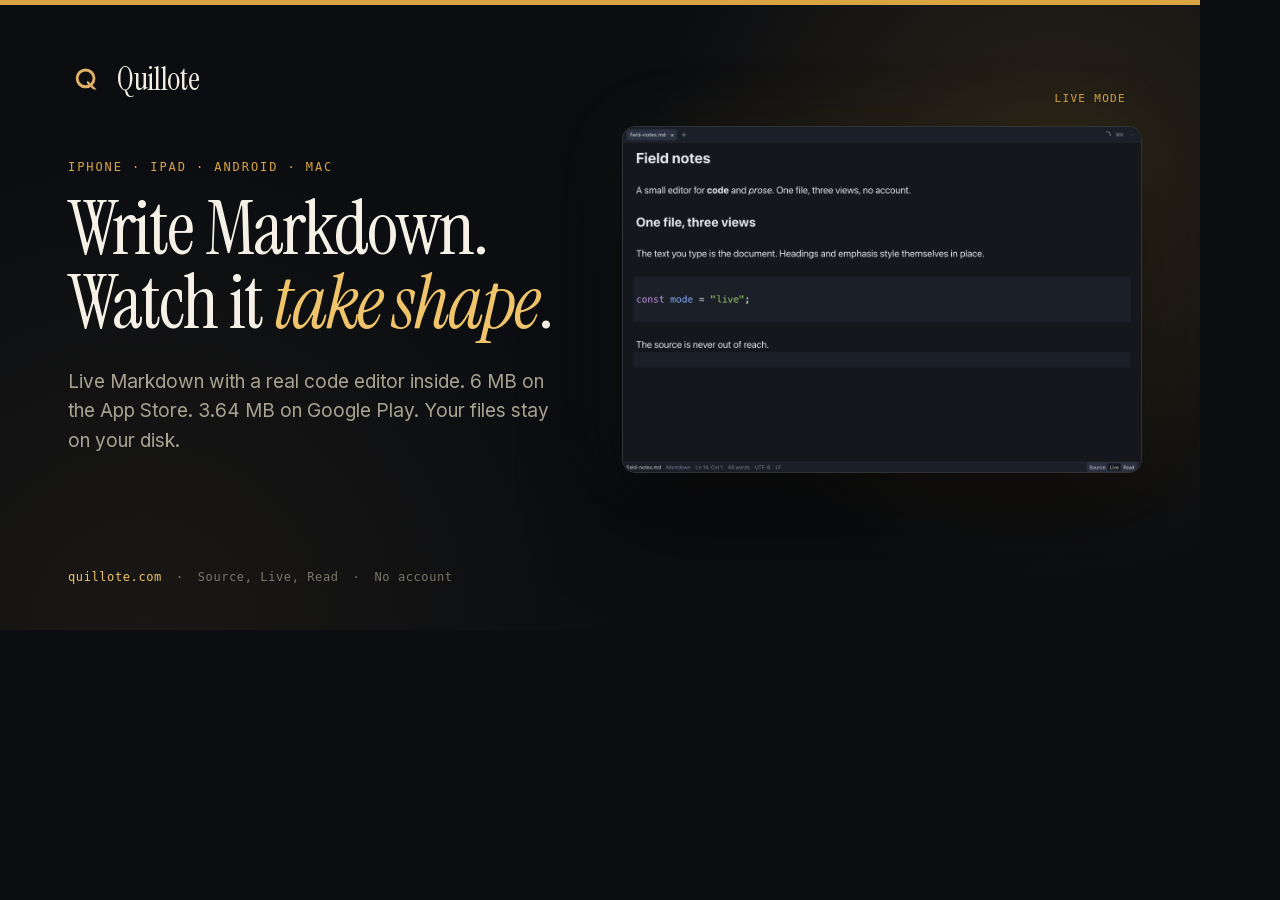
<file: og-card.html>
<!DOCTYPE html>
<html lang="en">
<head>
<meta charset="utf-8">
<meta name="robots" content="noindex">
<title>Quillote social card</title>
<style>
  @font-face { font-family: "Instrument Serif"; src: url("assets/fonts/instrument-serif-regular.woff2") format("woff2"); font-weight: 400; font-display: block; }
  @font-face { font-family: "Instrument Serif"; src: url("assets/fonts/instrument-serif-italic.woff2") format("woff2"); font-style: italic; font-weight: 400; font-display: block; }
  @font-face { font-family: "Inter"; src: url("assets/fonts/inter-var.woff2") format("woff2"); font-weight: 300 700; font-display: block; }
  * { box-sizing: border-box; }
  html, body { width: 1200px; height: 630px; margin: 0; overflow: hidden; }
  body {
    position: relative;
    background: #0b0d11;
    color: #f3eee3;
    font-family: "Inter", sans-serif;
  }
  body::before {
    content: "";
    position: absolute;
    inset: 0;
    background:
      radial-gradient(circle at 88% 30%, rgba(217,164,65,.16), transparent 36%),
      radial-gradient(circle at 12% 100%, rgba(217,164,65,.07), transparent 40%);
  }
  .rule { position: absolute; left: 0; top: 0; width: 100%; height: 5px; background: #d9a441; }
  .brand { position: absolute; left: 68px; top: 58px; display: flex; align-items: center; gap: 13px; }
  .brand img { width: 36px; height: 36px; }
  .brand span { font-family: "Instrument Serif", serif; font-size: 32px; letter-spacing: -.01em; }
  .copy { position: absolute; left: 68px; top: 160px; width: 580px; }
  .eyebrow { margin: 0 0 18px; font-family: ui-monospace, monospace; font-size: 12px; letter-spacing: .16em; text-transform: uppercase; color: #d9a441; }
  h1 { margin: 0; font-family: "Instrument Serif", serif; font-weight: 400; font-size: 76px; line-height: .98; letter-spacing: -.025em; color: #f6f1e6; }
  h1 em { color: #f0c46a; font-weight: 400; }
  .sub { margin: 26px 0 0; width: 500px; color: #a9a291; font-size: 19px; line-height: 1.55; }
  .foot { position: absolute; left: 68px; bottom: 46px; display: flex; align-items: center; gap: 14px; font-family: ui-monospace, monospace; font-size: 12px; letter-spacing: .05em; color: #7d776a; }
  .foot b { color: #f0c46a; font-weight: 500; }
  .shot { position: absolute; right: 58px; top: 126px; width: 520px; border: 1px solid rgba(255,255,255,.14); border-radius: 14px; overflow: hidden; box-shadow: 0 40px 90px rgba(0,0,0,.55), 0 0 80px rgba(217,164,65,.07); background: #0d1016; }
  .shot img { display: block; width: 100%; height: auto; }
  .tag { position: absolute; right: 74px; top: 92px; font-family: ui-monospace, monospace; font-size: 11px; letter-spacing: .12em; text-transform: uppercase; color: #d9a441; }
</style>
</head>
<body>
  <div class="rule"></div>
  <div class="brand"><img src="assets/img/quillote-mark.svg" alt=""><span>Quillote</span></div>
  <div class="copy">
    <p class="eyebrow">iPhone · iPad · Android · Mac</p>
    <h1>Write Markdown.<br>Watch it <em>take shape</em>.</h1>
    <p class="sub">Live Markdown with a real code editor inside. 6 MB on the App Store. 3.64 MB on Google Play. Your files stay on your disk.</p>
  </div>
  <div class="foot"><b>quillote.com</b><span>·</span><span>Source, Live, Read</span><span>·</span><span>No account</span></div>
  <span class="tag">Live mode</span>
  <div class="shot"><img src="assets/img/desktop-live-hero.png" alt=""></div>
</body>
</html>
</file>
<file: assets/css/site.css>
/* Quillote site. One stylesheet, no framework, self-hosted type. */

@font-face {
  font-family: "Instrument Serif";
  src: url("../fonts/instrument-serif-regular.woff2") format("woff2");
  font-style: normal;
  font-weight: 400;
  font-display: swap;
}
@font-face {
  font-family: "Instrument Serif";
  src: url("../fonts/instrument-serif-italic.woff2") format("woff2");
  font-style: italic;
  font-weight: 400;
  font-display: swap;
}
@font-face {
  font-family: "Inter";
  src: url("../fonts/inter-var.woff2") format("woff2");
  font-style: normal;
  font-weight: 300 700;
  font-display: swap;
}

:root {
  --ink: #0b0d11;
  --ink-2: #0e1117;
  --ink-3: #131822;
  --line: rgba(255, 255, 255, 0.08);
  --line-strong: rgba(255, 255, 255, 0.14);
  --text: #f3eee3;
  --muted: #a9a291;
  --quiet: #7d776a;
  --gold: #d9a441;
  --gold-bright: #f0c46a;
  --gold-soft: rgba(217, 164, 65, 0.12);
  --paper: #f3ecdf;
  --paper-2: #e9dfce;
  --paper-ink: #221d17;
  --paper-muted: #6f6454;
  --serif: "Instrument Serif", Georgia, "Times New Roman", serif;
  --sans: "Inter", -apple-system, BlinkMacSystemFont, "Segoe UI", sans-serif;
  --mono: ui-monospace, SFMono-Regular, "SF Mono", Menlo, Consolas, monospace;
  --max: 1180px;
  --radius: 14px;
  --ease: cubic-bezier(0.22, 0.61, 0.36, 1);
}

*,
*::before,
*::after {
  box-sizing: border-box;
}

html {
  scroll-behavior: smooth;
  background: var(--ink);
}

body {
  margin: 0;
  background: var(--ink);
  color: var(--text);
  font-family: var(--sans);
  font-size: 16px;
  line-height: 1.6;
  -webkit-font-smoothing: antialiased;
  text-rendering: optimizeLegibility;
  overflow-x: hidden;
}

body::after {
  content: "";
  position: fixed;
  inset: 0;
  z-index: 60;
  pointer-events: none;
  opacity: 0.035;
  mix-blend-mode: soft-light;
  background-image: url("data:image/svg+xml,%3Csvg xmlns='http://www.w3.org/2000/svg' width='120' height='120'%3E%3Cfilter id='n'%3E%3CfeTurbulence type='fractalNoise' baseFrequency='.9' numOctaves='2' stitchTiles='stitch'/%3E%3C/filter%3E%3Crect width='100%25' height='100%25' filter='url(%23n)' opacity='.4'/%3E%3C/svg%3E");
}

::selection {
  background: var(--gold);
  color: #161006;
}

img {
  max-width: 100%;
  height: auto;
}

a {
  color: inherit;
}

button,
a {
  -webkit-tap-highlight-color: transparent;
}

:focus-visible {
  outline: 2px solid var(--gold);
  outline-offset: 3px;
  border-radius: 2px;
}

.skip-link {
  position: absolute;
  left: 16px;
  top: -60px;
  z-index: 100;
  padding: 10px 16px;
  border-radius: 8px;
  background: var(--gold);
  color: #161006;
  font-size: 13px;
  font-weight: 600;
  text-decoration: none;
}
.skip-link:focus {
  top: 16px;
}

.visually-hidden {
  position: absolute !important;
  width: 1px;
  height: 1px;
  padding: 0;
  margin: -1px;
  overflow: hidden;
  clip: rect(0 0 0 0);
  white-space: nowrap;
  border: 0;
}

/* ---------------------------------------------------------------- header */

.site-header {
  position: fixed;
  inset: 0 0 auto;
  z-index: 50;
  background: rgba(11, 13, 17, 0.76);
  border-bottom: 1px solid rgba(255, 255, 255, 0.06);
  backdrop-filter: blur(18px) saturate(140%);
  -webkit-backdrop-filter: blur(18px) saturate(140%);
}

.nav-shell {
  max-width: var(--max);
  margin: 0 auto;
  padding: 0 24px;
  height: 72px;
  display: flex;
  align-items: center;
  gap: 32px;
}

.brand {
  display: inline-flex;
  align-items: center;
  gap: 9px;
  flex: none;
  text-decoration: none;
}
.brand-mark {
  width: 30px;
  height: 30px;
  display: block;
  flex: none;
}
.brand-word {
  font-family: var(--sans);
  font-size: 18px;
  font-weight: 600;
  letter-spacing: -0.03em;
  line-height: 1;
  color: #f4efe4;
}

.nav-links {
  margin-left: auto;
  display: flex;
  align-items: center;
  gap: 28px;
}
.nav-links a {
  color: #bdb6a7;
  font-size: 13px;
  font-weight: 450;
  text-decoration: none;
  transition: color 0.2s var(--ease);
}
.nav-links a:hover {
  color: var(--text);
}
.nav-links .nav-cta {
  display: inline-flex;
  align-items: center;
  gap: 8px;
  padding: 9px 16px;
  border-radius: 999px;
  background: var(--gold);
  color: #191307;
  font-weight: 600;
  transition:
    background 0.2s var(--ease),
    transform 0.2s var(--ease);
}
.nav-links .nav-cta:hover {
  background: var(--gold-bright);
  color: #191307;
  transform: translateY(-1px);
}

.nav-toggle {
  display: none;
  margin-left: auto;
  width: 44px;
  height: 44px;
  border: 1px solid var(--line);
  border-radius: 10px;
  background: transparent;
  cursor: pointer;
  position: relative;
}
.nav-toggle-line {
  position: absolute;
  left: 13px;
  width: 18px;
  height: 1px;
  background: var(--text);
  transition:
    transform 0.2s var(--ease),
    top 0.2s var(--ease);
}
.nav-toggle-line:nth-child(1) {
  top: 18px;
}
.nav-toggle-line:nth-child(2) {
  top: 25px;
}
.nav-toggle[aria-expanded="true"] .nav-toggle-line:nth-child(1) {
  top: 22px;
  transform: rotate(45deg);
}
.nav-toggle[aria-expanded="true"] .nav-toggle-line:nth-child(2) {
  top: 22px;
  transform: rotate(-45deg);
}

/* ------------------------------------------------------------------ hero */

.hero {
  position: relative;
  min-height: 100vh;
  padding: 148px 24px 84px;
  display: flex;
  align-items: center;
  overflow: hidden;
  isolation: isolate;
}
.hero::before {
  content: "";
  position: absolute;
  z-index: -2;
  inset: -20% -10% auto 30%;
  height: 900px;
  background: radial-gradient(ellipse at 55% 35%, rgba(217, 164, 65, 0.13), transparent 62%);
  pointer-events: none;
}
.hero::after {
  content: "";
  position: absolute;
  z-index: -1;
  left: 0;
  right: 0;
  bottom: 0;
  height: 180px;
  background: linear-gradient(to bottom, transparent, var(--ink));
  pointer-events: none;
}

.hero-grid {
  width: 100%;
  max-width: var(--max);
  margin: 0 auto;
  display: grid;
  grid-template-columns: 0.92fr 1.08fr;
  gap: 48px;
  align-items: center;
}

.hero-copy {
  position: relative;
  z-index: 3;
  max-width: 600px;
}

.eyebrow {
  display: inline-flex;
  align-items: center;
  gap: 10px;
  margin: 0 0 26px;
  font-family: var(--mono);
  font-size: 10.5px;
  letter-spacing: 0.12em;
  text-transform: uppercase;
  color: #b5ad9c;
}
.eyebrow-dot {
  width: 6px;
  height: 6px;
  border-radius: 50%;
  background: var(--gold);
  box-shadow: 0 0 0 4px rgba(217, 164, 65, 0.12);
}

.hero h1 {
  margin: 0;
  font-family: var(--serif);
  font-weight: 400;
  font-size: clamp(3.5rem, 6.1vw, 5.5rem);
  line-height: 0.96;
  letter-spacing: -0.025em;
  color: #f7f2e7;
}
.hero h1 em {
  font-style: italic;
  color: var(--gold);
}

.hero-sub {
  margin: 26px 0 0;
  max-width: 520px;
  color: #b8b1a2;
  font-size: 1.06rem;
  line-height: 1.7;
}

.hero-actions {
  display: flex;
  align-items: center;
  gap: 12px;
  flex-wrap: wrap;
  margin-top: 34px;
}

.btn {
  display: inline-flex;
  align-items: center;
  justify-content: center;
  gap: 10px;
  min-height: 48px;
  padding: 0 22px;
  border-radius: 999px;
  border: 1px solid transparent;
  font-family: var(--sans);
  font-size: 14px;
  font-weight: 600;
  line-height: 1;
  text-decoration: none;
  cursor: pointer;
  transition:
    transform 0.2s var(--ease),
    background 0.2s var(--ease),
    border-color 0.2s var(--ease),
    color 0.2s var(--ease),
    box-shadow 0.2s var(--ease);
}
.btn-gold {
  background: var(--gold);
  color: #171105;
  box-shadow: 0 10px 34px rgba(217, 164, 65, 0.2);
}
.btn-gold:hover {
  background: var(--gold-bright);
  transform: translateY(-2px);
  box-shadow: 0 14px 42px rgba(217, 164, 65, 0.3);
}
.btn-ghost {
  border-color: var(--line-strong);
  color: #ded7c9;
  background: rgba(255, 255, 255, 0.02);
}
.btn-ghost:hover {
  border-color: rgba(255, 255, 255, 0.28);
  background: rgba(255, 255, 255, 0.05);
  color: #fff;
  transform: translateY(-2px);
}

/* The two store badges. The Google asset carries its own clear space, so it
   is set a little taller to match the visible height of the Apple badge. */
.store-badges {
  display: flex;
  align-items: center;
  gap: 12px;
  flex-wrap: wrap;
  margin-top: 16px;
}
.store-badge {
  display: inline-flex;
  line-height: 0;
  border-radius: 9px;
}
.store-badge img {
  display: block;
  height: 40px;
  width: auto;
}
.store-badge--play img {
  height: 54px;
}
.store-badge:focus-visible {
  outline: 2px solid var(--gold);
  outline-offset: 4px;
}

.hero-note {
  margin: 18px 0 0;
  color: var(--quiet);
  font-size: 11.5px;
  letter-spacing: 0.01em;
}

.hero-proof {
  display: flex;
  flex-wrap: wrap;
  gap: 10px 22px;
  margin-top: 36px;
  padding-top: 22px;
  border-top: 1px solid var(--line);
  color: #8f887a;
  font-size: 11.5px;
}
.hero-proof strong {
  color: #e6dfd1;
  font-weight: 600;
}

.hero-watermark {
  position: absolute;
  z-index: -1;
  top: 4%;
  right: -190px;
  width: 860px;
  height: auto;
  opacity: 0.035;
  transform: rotate(-9deg);
  pointer-events: none;
  user-select: none;
}

.hero-noise {
  position: absolute;
  inset: 0;
  z-index: -1;
  background: radial-gradient(circle at 80% 30%, rgba(217, 164, 65, 0.06), transparent 40%);
  pointer-events: none;
}

/* --------------------------------------------------------- hero devices */

.hero-stage {
  position: relative;
  z-index: 2;
  min-height: 590px;
  display: flex;
  align-items: center;
  justify-content: center;
}

.film-section {
  padding-top: clamp(36px, 5vw, 64px);
}
.film-frame {
  max-width: 1040px;
  margin: 0 auto;
  border: 1px solid var(--line-strong);
  border-radius: 18px;
  overflow: hidden;
  background: #05070a;
  box-shadow:
    0 40px 110px rgba(0, 0, 0, 0.58),
    0 8px 24px rgba(0, 0, 0, 0.38);
}
.film-frame video {
  display: block;
  width: 100%;
  height: auto;
  aspect-ratio: 16 / 9;
  background: #05070a;
}
.film-meta {
  max-width: 1040px;
  margin: 16px auto 0;
  display: flex;
  justify-content: space-between;
  gap: 16px;
  font-family: var(--mono);
  font-size: 11px;
  letter-spacing: 0.04em;
  color: var(--quiet);
}
.film-meta a {
  color: var(--gold);
  text-decoration: none;
}
.film-meta a:hover {
  text-decoration: underline;
}

@media (max-width: 640px) {
  .film-frame {
    border-radius: 12px;
  }
  .film-meta {
    flex-direction: column;
    gap: 6px;
  }
}

.window-frame {
  width: 100%;
  max-width: 660px;
  border: 1px solid rgba(255, 255, 255, 0.11);
  border-radius: 15px;
  overflow: hidden;
  background: #0d1016;
  box-shadow:
    0 50px 120px rgba(0, 0, 0, 0.62),
    0 10px 30px rgba(0, 0, 0, 0.4),
    0 0 90px rgba(217, 164, 65, 0.06);
}
.window-bar {
  height: 36px;
  padding: 0 14px;
  display: flex;
  align-items: center;
  gap: 12px;
  background: #151922;
  border-bottom: 1px solid rgba(255, 255, 255, 0.06);
}
.traffic {
  display: inline-flex;
  gap: 6px;
}
.traffic i {
  width: 10px;
  height: 10px;
  border-radius: 50%;
  display: block;
}
.traffic i:nth-child(1) {
  background: #ff5f57;
}
.traffic i:nth-child(2) {
  background: #febc2e;
}
.traffic i:nth-child(3) {
  background: #28c840;
}
.window-title {
  color: #8d8779;
  font-size: 11px;
  letter-spacing: 0.01em;
}
.window-dots {
  margin-left: auto;
  color: #817b6e;
  letter-spacing: 2px;
  font-size: 12px;
}
.window-frame picture,
.window-frame img {
  display: block;
  width: 100%;
}

.phone-frame {
  position: absolute;
  right: -18px;
  bottom: -26px;
  width: 176px;
  padding: 5px;
  border-radius: 28px;
  background: #05070a;
  border: 1px solid rgba(255, 255, 255, 0.18);
  box-shadow:
    0 40px 80px rgba(0, 0, 0, 0.6),
    0 0 0 1px rgba(0, 0, 0, 0.6),
    0 0 50px rgba(217, 164, 65, 0.08);
  transform: rotate(2.4deg);
  overflow: hidden;
}
.phone-frame img {
  display: block;
  width: 100%;
  border-radius: 23px;
}
.phone-notch {
  position: absolute;
  z-index: 2;
  top: 12px;
  left: 50%;
  transform: translateX(-50%);
  width: 52px;
  height: 15px;
  border-radius: 999px;
  background: #05070a;
}

.chip {
  position: absolute;
  z-index: 4;
  display: inline-flex;
  align-items: baseline;
  gap: 5px;
  padding: 8px 12px;
  border-radius: 999px;
  border: 1px solid rgba(255, 255, 255, 0.12);
  background: rgba(17, 21, 29, 0.82);
  backdrop-filter: blur(12px);
  -webkit-backdrop-filter: blur(12px);
  box-shadow: 0 10px 30px rgba(0, 0, 0, 0.35);
  color: #e8e1d4;
  font-family: var(--mono);
  font-size: 10.5px;
  white-space: nowrap;
}
.chip small {
  color: var(--gold);
  font-size: 9px;
  letter-spacing: 0.04em;
  text-transform: uppercase;
}
.chip-a {
  top: 4%;
  left: -26px;
}
.chip-b {
  bottom: 17%;
  left: -42px;
}
.chip-c {
  top: 43%;
  right: -20px;
}

/* --------------------------------------------------------- proof strip */

.proof-strip {
  border-top: 1px solid var(--line);
  border-bottom: 1px solid var(--line);
  background: rgba(255, 255, 255, 0.012);
}
.proof-shell {
  max-width: var(--max);
  margin: 0 auto;
  padding: 20px 24px;
  display: flex;
  flex-wrap: wrap;
  align-items: center;
  justify-content: space-between;
  gap: 12px 28px;
}
.proof-shell p {
  margin: 0;
  color: #8d8678;
  font-size: 11px;
  letter-spacing: 0.02em;
  display: inline-flex;
  align-items: center;
  gap: 8px;
}
.proof-mark {
  color: var(--gold);
  font-size: 9px;
}

/* ------------------------------------------------------------- sections */

.section {
  position: relative;
  padding: clamp(84px, 10vw, 132px) 24px;
  scroll-margin-top: 80px;
}
.section > * {
  max-width: var(--max);
  margin-left: auto;
  margin-right: auto;
}
.section-head {
  max-width: 780px;
  margin: 0 auto 52px;
}
.section-head .lead {
  max-width: 620px;
}

.label {
  display: flex;
  align-items: center;
  gap: 12px;
  margin: 0 0 20px;
  font-family: var(--mono);
  font-size: 10px;
  letter-spacing: 0.16em;
  text-transform: uppercase;
  color: #817b6e;
}
.label::before {
  content: "";
  width: 26px;
  height: 1px;
  background: var(--gold);
  opacity: 0.75;
}
.label span {
  color: var(--gold);
}

h2 {
  margin: 0;
  font-family: var(--serif);
  font-weight: 400;
  font-size: clamp(2.5rem, 4.6vw, 4rem);
  line-height: 1.02;
  letter-spacing: -0.02em;
  color: #f6f1e6;
}

.lead {
  margin: 20px 0 0;
  color: #a9a291;
  font-size: 1.03rem;
  line-height: 1.72;
}

.text-link {
  color: var(--gold);
  font-size: 13px;
  font-weight: 550;
  text-decoration: none;
  border-bottom: 1px solid rgba(217, 164, 65, 0.35);
  padding-bottom: 2px;
  transition:
    border-color 0.2s var(--ease),
    color 0.2s var(--ease);
}
.text-link:hover {
  color: var(--gold-bright);
  border-color: var(--gold-bright);
}

/* ----------------------------------------------------------------- demo */

.modes {
  background: linear-gradient(to bottom, var(--ink), #0a0c10);
}

.demo-window {
  position: relative;
  max-width: var(--max);
  border: 1px solid var(--line-strong);
  border-radius: 17px;
  overflow: hidden;
  background: #0b0e13;
  box-shadow:
    0 40px 100px rgba(0, 0, 0, 0.45),
    0 0 0 1px rgba(0, 0, 0, 0.2);
}
.demo-bar {
  height: 42px;
  padding: 0 15px;
  display: flex;
  align-items: center;
  gap: 12px;
  background: #11151c;
  border-bottom: 1px solid rgba(255, 255, 255, 0.06);
}
.demo-tab-title {
  color: #a8a193;
  font-size: 11.5px;
}
.demo-dots {
  margin-left: auto;
  color: #6f6a5e;
  letter-spacing: 2px;
  font-size: 13px;
}

.demo-panels {
  min-height: 438px;
  padding: 42px 52px;
  background:
    radial-gradient(ellipse at 20% 0%, rgba(217, 164, 65, 0.035), transparent 50%), #0b0e13;
}
.demo-panel[hidden] {
  display: none;
}
.source-code {
  margin: 0;
  max-width: 760px;
  font-family: var(--mono);
  font-size: 13px;
  line-height: 1.95;
  color: #c8c1b2;
  white-space: pre-wrap;
  overflow-wrap: anywhere;
}
.tok-h {
  color: var(--gold-bright);
}
.tok-strong {
  color: #f5f0e5;
  font-weight: 600;
}
.tok-em {
  color: #d8cbb2;
  font-style: italic;
}
.tok-plain {
  color: #d4cdbf;
}
.tok-link {
  color: #8eb8e8;
  text-decoration: underline;
  text-decoration-color: rgba(142, 184, 232, 0.4);
  text-underline-offset: 3px;
}
.tok-fence {
  color: #6b665b;
}
.tok-code {
  color: #a8d59b;
}

.live-doc {
  max-width: 620px;
}
.live-doc h3 {
  margin: 0 0 14px;
  font-size: 2rem;
  line-height: 1.15;
  font-weight: 650;
  letter-spacing: -0.02em;
  color: #f8f3e8;
}
.live-doc h4 {
  margin: 28px 0 10px;
  font-size: 1.25rem;
  font-weight: 600;
  letter-spacing: -0.01em;
  color: #f0eadf;
}
.live-doc p {
  margin: 10px 0;
  color: #cbc4b5;
  font-size: 0.98rem;
  line-height: 1.75;
}
.live-doc strong {
  color: #fff;
  font-weight: 650;
}
.live-doc em {
  color: #e4d7c0;
}
.live-doc a {
  color: var(--gold-bright);
  text-decoration: underline;
  text-decoration-color: rgba(240, 196, 106, 0.4);
  text-underline-offset: 3px;
}
.live-doc pre {
  margin: 22px 0;
  padding: 18px 20px;
  overflow-x: auto;
  border: 1px solid rgba(255, 255, 255, 0.06);
  border-radius: 10px;
  background: #121720;
}
.live-doc code,
.read-doc code {
  font-family: var(--mono);
  font-size: 12.5px;
}
.code-key {
  color: #c994e6;
}
.code-str {
  color: #a5d6a7;
}
.live-tail {
  display: inline-flex;
  align-items: center;
}
.caret {
  display: inline-block;
  width: 1.5px;
  height: 1.05em;
  margin-left: 2px;
  background: var(--gold);
  animation: blink 1.2s step-end infinite;
}
@keyframes blink {
  0%,
  100% {
    opacity: 1;
  }
  50% {
    opacity: 0;
  }
}

.demo-read {
  display: flex;
  justify-content: center;
}
.read-doc {
  width: 100%;
  max-width: 600px;
  padding-top: 4px;
}
.read-kicker {
  margin: 0 0 14px !important;
  font-family: var(--mono);
  font-size: 10px !important;
  letter-spacing: 0.14em;
  text-transform: uppercase;
  color: var(--gold) !important;
}
.read-doc h3 {
  margin: 0 0 18px;
  font-size: 2.1rem;
  line-height: 1.12;
  font-weight: 650;
  letter-spacing: -0.025em;
  color: #f8f3e8;
}
.read-doc p {
  margin: 12px 0;
  color: #c9c2b3;
  font-size: 1.02rem;
  line-height: 1.8;
}
.read-doc strong {
  color: #fff;
}
.read-doc em {
  color: #e5d8c1;
}
.read-doc a {
  color: var(--gold-bright);
  text-decoration: underline;
  text-decoration-color: rgba(240, 196, 106, 0.4);
  text-underline-offset: 3px;
}
.read-doc pre {
  margin: 24px 0;
  padding: 18px 20px;
  border-radius: 10px;
  border: 1px solid rgba(255, 255, 255, 0.06);
  background: #121720;
  overflow-x: auto;
}

.demo-status {
  min-height: 46px;
  padding: 0 15px;
  display: flex;
  align-items: center;
  gap: 14px;
  background: #0f131a;
  border-top: 1px solid rgba(255, 255, 255, 0.06);
  font-family: var(--mono);
  font-size: 10.5px;
  color: #7e786b;
}
.demo-file {
  color: #b7b0a2;
}
.demo-meta {
  color: #6f6a5e;
}
.demo-tabs {
  margin-left: auto;
  display: inline-flex;
  gap: 2px;
  padding: 2px;
  border: 1px solid rgba(255, 255, 255, 0.08);
  border-radius: 7px;
  background: #0a0d12;
}
.demo-tab {
  appearance: none;
  border: 0;
  border-radius: 5px;
  background: transparent;
  color: #8d8779;
  font-family: var(--sans);
  font-size: 10.5px;
  font-weight: 500;
  padding: 6px 11px;
  cursor: pointer;
  transition:
    background 0.18s var(--ease),
    color 0.18s var(--ease);
}
.demo-tab:hover {
  color: #e9e2d4;
}
.demo-tab.is-active {
  background: #202733;
  color: #f6f1e6;
}
.demo-caption {
  margin-top: 15px;
  text-align: center;
  color: #6f6a5e;
  font-size: 10.5px;
}

/* ---------------------------------------------------------- live feature */

.live-feature {
  max-width: var(--max);
  margin: 76px auto 0;
  display: grid;
  grid-template-columns: 0.88fr 1.12fr;
  gap: 52px;
  align-items: center;
}
.live-feature-head h3 {
  margin: 0;
  font-family: var(--serif);
  font-weight: 400;
  font-size: clamp(2rem, 3.5vw, 3.1rem);
  line-height: 1.04;
  letter-spacing: -0.02em;
  color: #f6f1e6;
}
.live-feature-head > p:not(.label) {
  margin: 18px 0 0;
  color: var(--muted);
  font-size: 0.98rem;
  line-height: 1.72;
}
.live-feature-head .live-note {
  margin-top: 18px;
  color: #6f6a5e;
  font-family: var(--mono);
  font-size: 10px;
  letter-spacing: 0.03em;
}
.live-video video {
  display: block;
  width: 100%;
  height: auto;
  border: 1px solid var(--line-strong);
  border-radius: var(--radius);
  background: #0a0d12;
  box-shadow:
    0 30px 70px rgba(0, 0, 0, 0.45),
    0 0 60px rgba(217, 164, 65, 0.04);
}
.live-video .demo-caption {
  margin-top: 10px;
  text-align: left;
}
.live-truth {
  grid-column: 1 / -1;
  display: grid;
  grid-template-columns: repeat(3, 1fr);
  gap: 34px;
  margin-top: 14px;
  padding-top: 30px;
  border-top: 1px solid var(--line);
}
.live-truth h4 {
  margin: 0 0 10px;
  color: var(--text);
  font-size: 12px;
  font-weight: 600;
  letter-spacing: 0.02em;
}
.live-truth ul {
  margin: 0;
  padding-left: 16px;
  color: var(--muted);
  font-size: 12.5px;
  line-height: 1.65;
}
.live-truth li {
  margin-bottom: 5px;
}
.live-truth p {
  margin: 0;
  color: var(--muted);
  font-size: 12.5px;
  line-height: 1.65;
}
@media (max-width: 900px) {
  .live-feature {
    grid-template-columns: 1fr;
    gap: 28px;
    margin-top: 54px;
  }
  .live-truth {
    grid-template-columns: 1fr;
    gap: 22px;
  }
}

/* ------------------------------------------------------------ file list */

.file-section {
  border-top: 1px solid var(--line);
}
.split {
  max-width: var(--max);
  margin: 0 auto;
  display: grid;
  grid-template-columns: 0.82fr 1.18fr;
  gap: 96px;
  align-items: start;
}
.split-sticky {
  position: sticky;
  top: 122px;
}
.split-sticky .lead {
  max-width: 430px;
}
.split-sticky .text-link {
  display: inline-block;
  margin-top: 26px;
}
.feature-list {
  list-style: none;
  margin: 0;
  padding: 0;
  border-top: 1px solid var(--line);
}
.feature-list li {
  display: grid;
  grid-template-columns: 42px 1fr;
  gap: 18px;
  padding: 25px 0;
  border-bottom: 1px solid var(--line);
}
.feature-num {
  padding-top: 2px;
  font-family: var(--mono);
  font-size: 10px;
  color: var(--gold);
  letter-spacing: 0.05em;
}
.feature-list h3 {
  margin: 0 0 6px;
  font-size: 1.02rem;
  font-weight: 600;
  letter-spacing: -0.01em;
  color: #f0ebdf;
}
.feature-list p {
  margin: 0;
  max-width: 520px;
  color: #938c7e;
  font-size: 0.9rem;
  line-height: 1.7;
}

/* ---------------------------------------------------------------- paper */

.paper-section {
  position: relative;
  background: var(--paper);
  color: var(--paper-ink);
  padding: clamp(84px, 10vw, 132px) 24px;
  overflow: hidden;
  scroll-margin-top: 80px;
}
.paper-section::before {
  content: "";
  position: absolute;
  inset: 0;
  pointer-events: none;
  opacity: 0.35;
  background-image: radial-gradient(#b6a78f 0.6px, transparent 0.6px);
  background-size: 16px 16px;
  mask-image: linear-gradient(to bottom, transparent, #000 18%, #000 82%, transparent);
}
.paper-inner {
  position: relative;
  max-width: var(--max);
  margin: 0 auto;
  display: grid;
  grid-template-columns: 0.85fr 1.15fr;
  gap: 82px;
  align-items: center;
}
.label-dark {
  color: #85745d;
}
.label-dark::before {
  background: #8c4a12;
}
.label-dark span {
  color: #8c4a12;
}
.paper-copy h2 {
  color: #221d17;
  font-size: clamp(2.6rem, 4.6vw, 4.05rem);
}
.paper-lead {
  margin: 22px 0 0;
  max-width: 440px;
  color: #5a4f40;
  font-size: 1.03rem;
  line-height: 1.75;
}
.paper-note {
  margin: 18px 0 0;
  max-width: 440px;
  color: #776a58;
  font-size: 0.86rem;
  line-height: 1.65;
}
.paper-note strong {
  color: #332a1f;
}
.swatches {
  display: flex;
  flex-wrap: wrap;
  gap: 9px 14px;
  margin-top: 26px;
}
.swatches span {
  display: inline-flex;
  align-items: center;
  gap: 6px;
  font-family: var(--mono);
  font-size: 9px;
  color: #786b58;
}
.swatches i {
  width: 15px;
  height: 15px;
  border-radius: 50%;
  border: 1px solid rgba(34, 29, 23, 0.14);
  display: block;
}

.paper-card {
  border: 1px solid #d8cdbb;
  border-radius: 13px;
  overflow: hidden;
  background: #fbf6ec;
  box-shadow:
    0 34px 80px rgba(61, 43, 21, 0.18),
    0 4px 16px rgba(61, 43, 21, 0.08);
  transform: rotate(-0.5deg);
}
.paper-bar {
  height: 34px;
  padding: 0 14px;
  display: flex;
  align-items: center;
  gap: 12px;
  background: #f0e6d5;
  border-bottom: 1px solid #ddd2bf;
  color: #7d6f5b;
  font-family: var(--mono);
  font-size: 9.5px;
}
.traffic-light i:nth-child(1) {
  background: #e2938e;
}
.traffic-light i:nth-child(2) {
  background: #dfc17a;
}
.traffic-light i:nth-child(3) {
  background: #93ba8e;
}
.paper-article {
  padding: 44px 46px 40px;
  font-family: var(--serif);
  color: #2a241c;
}
.paper-kicker {
  margin: 0 0 14px;
  font-family: var(--mono);
  font-size: 9.5px;
  letter-spacing: 0.12em;
  text-transform: uppercase;
  color: #8c6a3f;
}
.paper-article h3 {
  margin: 0 0 14px;
  font-size: 2.55rem;
  line-height: 1.02;
  font-weight: 400;
  letter-spacing: -0.02em;
  color: #221d17;
}
.paper-article p {
  margin: 11px 0;
  font-size: 1.04rem;
  line-height: 1.62;
  color: #3e3529;
}
.paper-article strong {
  color: #221d17;
}
.paper-article em {
  color: #4c4032;
}
.paper-article table {
  width: 100%;
  border-collapse: collapse;
  margin: 22px 0 18px;
  font-family: var(--sans);
  font-size: 0.78rem;
}
.paper-article caption {
  text-align: left;
}
.paper-article th,
.paper-article td {
  padding: 8px 8px;
  border-bottom: 1px solid #ded3c1;
  text-align: left;
}
.paper-article thead th {
  font-family: var(--mono);
  font-size: 8.5px;
  letter-spacing: 0.1em;
  text-transform: uppercase;
  color: #8c6a3f;
  font-weight: 500;
}
.paper-article td {
  color: #544838;
}
.formula {
  margin: 20px 0 !important;
  text-align: center;
  font-family: var(--serif);
  font-size: 1.75rem !important;
  font-style: italic;
  color: #8c4a12 !important;
}
.paper-article blockquote {
  margin: 20px 0 12px;
  padding-left: 16px;
  border-left: 2px solid #8c4a12;
  color: #5a4b39;
  font-style: italic;
  font-size: 1.18rem;
  line-height: 1.45;
}
.paper-small {
  font-family: var(--sans);
  font-size: 0.72rem !important;
  color: #8b7c67 !important;
  margin-top: 18px !important;
}

/* ---------------------------------------------------------------- speed */

.speed {
  border-bottom: 1px solid var(--line);
}
.stats {
  display: grid;
  grid-template-columns: repeat(4, 1fr);
  gap: 26px;
  margin: 12px auto 60px;
}
.stat {
  display: flex;
  align-items: baseline;
  flex-wrap: wrap;
  gap: 5px;
  padding-top: 20px;
  border-top: 1px solid var(--line-strong);
}
.stat-num {
  font-family: var(--serif);
  font-size: clamp(2.9rem, 4.2vw, 4.1rem);
  line-height: 0.9;
  letter-spacing: -0.03em;
  color: var(--gold);
}
.stat-unit {
  font-family: var(--mono);
  font-size: 11px;
  color: #8e8779;
}
.stat-label {
  flex-basis: 100%;
  margin-top: 10px;
  font-size: 11.5px;
  color: #8e8779;
}

.table-wrap {
  overflow-x: auto;
  border-top: 1px solid var(--line-strong);
}
.compare {
  width: 100%;
  border-collapse: collapse;
  font-size: 0.9rem;
  min-width: 620px;
}
.compare caption {
  padding: 14px 0 18px;
  text-align: left;
  color: #7e786b;
  font-size: 11px;
}
.compare thead th {
  padding: 14px 14px;
  text-align: left;
  font-family: var(--mono);
  font-size: 9px;
  font-weight: 500;
  letter-spacing: 0.12em;
  text-transform: uppercase;
  color: #817b6e;
  border-bottom: 1px solid var(--line);
}
.compare thead th:nth-child(2) {
  color: var(--gold);
}
.compare tbody th,
.compare tbody td {
  padding: 15px 14px;
  border-bottom: 1px solid var(--line);
  text-align: left;
  font-weight: 400;
  color: #aaa394;
}
.compare tbody th {
  font-size: 0.82rem;
  color: #8e8779;
}
.compare tbody td:nth-child(2) {
  color: #f0ebdf;
  background: rgba(217, 164, 65, 0.045);
}
.footnote {
  margin: 16px auto 0;
  color: #6f6a5e;
  font-size: 10.5px;
}

/* ------------------------------------------------------------ platforms */

.platform-grid {
  display: grid;
  grid-template-columns: repeat(5, 1fr);
  gap: 14px;
}
.platform {
  display: flex;
  flex-direction: column;
  min-height: 236px;
  padding: 22px 20px;
  border: 1px solid var(--line);
  border-radius: 12px;
  background: #0d1016;
  transition:
    border-color 0.2s var(--ease),
    background 0.2s var(--ease),
    transform 0.2s var(--ease);
}
.platform:hover {
  border-color: rgba(255, 255, 255, 0.16);
  background: #10141b;
  transform: translateY(-3px);
}
.platform.is-ready {
  border-color: rgba(217, 164, 65, 0.32);
  background: linear-gradient(160deg, rgba(217, 164, 65, 0.08), #0d1016 60%);
}
.platform-top {
  display: flex;
  align-items: center;
  justify-content: space-between;
  gap: 8px;
}
.platform h3 {
  margin: 0;
  font-size: 1rem;
  font-weight: 600;
  color: #f0ebdf;
}
.status {
  padding: 3px 7px;
  border-radius: 999px;
  border: 1px solid rgba(255, 255, 255, 0.12);
  color: #968f80;
  font-family: var(--mono);
  font-size: 8px;
  letter-spacing: 0.07em;
  text-transform: uppercase;
  white-space: nowrap;
}
.status-ready {
  border-color: rgba(217, 164, 65, 0.4);
  color: var(--gold);
  background: rgba(217, 164, 65, 0.07);
}
.status-later {
  color: #6f6a5e;
}
.platform p {
  margin: 14px 0 18px;
  color: #8f887a;
  font-size: 0.82rem;
  line-height: 1.65;
}
.platform .text-link {
  margin-top: auto;
  font-size: 11.5px;
  width: fit-content;
}
.platform-note {
  margin-top: auto;
  font-family: var(--mono);
  font-size: 8.5px;
  letter-spacing: 0.09em;
  text-transform: uppercase;
  color: #6f6a5e;
}

/* ------------------------------------------------------------------ faq */

.faq-section {
  border-top: 1px solid var(--line);
}
.faq-list {
  max-width: 820px;
  border-top: 1px solid var(--line);
}
.faq-item {
  border-bottom: 1px solid var(--line);
}
.faq-item summary {
  position: relative;
  padding: 22px 44px 22px 0;
  cursor: pointer;
  list-style: none;
  color: #ebe5d9;
  font-size: 0.98rem;
  font-weight: 500;
  line-height: 1.5;
}
.faq-item summary::-webkit-details-marker {
  display: none;
}
.faq-item summary::after {
  content: "+";
  position: absolute;
  right: 4px;
  top: 50%;
  transform: translateY(-50%);
  color: var(--gold);
  font-family: var(--sans);
  font-size: 20px;
  font-weight: 300;
  transition: transform 0.2s var(--ease);
}
.faq-item[open] summary::after {
  transform: translateY(-50%) rotate(45deg);
}
.faq-item p {
  margin: 0;
  padding: 0 40px 24px 0;
  max-width: 680px;
  color: #958e80;
  font-size: 0.9rem;
  line-height: 1.75;
}

/* ------------------------------------------------------------- download */

.download-section {
  padding: 60px 24px 120px;
  scroll-margin-top: 80px;
}
.download-card {
  max-width: var(--max);
  margin: 0 auto;
  display: grid;
  grid-template-columns: 1fr 280px;
  gap: 40px;
  align-items: center;
  padding: clamp(34px, 5vw, 60px);
  border: 1px solid rgba(217, 164, 65, 0.24);
  border-radius: 20px;
  background:
    radial-gradient(ellipse at 80% 20%, rgba(217, 164, 65, 0.13), transparent 55%),
    linear-gradient(140deg, #151a23, #0c0f14 70%);
  box-shadow: 0 40px 120px rgba(0, 0, 0, 0.4);
  overflow: hidden;
}
.download-copy h2 {
  font-size: clamp(2.6rem, 4.4vw, 3.9rem);
}
.download-copy .lead {
  max-width: 600px;
}
.download-copy .hero-actions {
  margin-top: 28px;
}
.hash-line {
  margin: 18px 0 0;
  color: #6f6a5e;
  font-family: var(--mono);
  font-size: 9px;
  letter-spacing: 0.02em;
  word-break: break-all;
  max-width: 580px;
}
.hash-line code {
  color: #8f887a;
  font-family: var(--mono);
  font-size: 9px;
}
.download-art {
  position: relative;
  display: flex;
  align-items: center;
  justify-content: center;
}
.download-art img {
  width: 210px;
  height: auto;
  filter: drop-shadow(0 0 60px rgba(217, 164, 65, 0.22));
}
.download-art span {
  display: none;
}

/* ---------------------------------------------------------------- footer */

.site-footer {
  background: #080a0d;
  border-top: 1px solid var(--line);
  padding: 64px 24px 24px;
}
.footer-shell {
  max-width: var(--max);
  margin: 0 auto;
  display: grid;
  grid-template-columns: 2fr 1fr 1fr 1fr;
  gap: 48px;
}
.footer-brand p {
  margin: 16px 0 0;
  max-width: 280px;
  color: #7f796c;
  font-size: 12px;
  line-height: 1.7;
}
.footer-brand p a {
  color: #bdb6a7;
  text-decoration: underline;
  text-underline-offset: 2px;
}
.footer-col h3 {
  margin: 4px 0 14px;
  font-family: var(--mono);
  font-size: 9px;
  font-weight: 500;
  letter-spacing: 0.14em;
  text-transform: uppercase;
  color: #6f6a5e;
}
.footer-col a {
  display: block;
  width: fit-content;
  margin: 8px 0;
  color: #a9a291;
  font-size: 12px;
  text-decoration: none;
  transition: color 0.18s var(--ease);
}
.footer-col a:hover {
  color: var(--gold);
}
.footer-bottom {
  max-width: var(--max);
  margin: 52px auto 0;
  padding-top: 20px;
  border-top: 1px solid var(--line);
  display: flex;
  justify-content: space-between;
  flex-wrap: wrap;
  gap: 8px 24px;
  color: #5f5b51;
  font-size: 10.5px;
}
.footer-bottom p {
  margin: 0;
}

/* ------------------------------------------------------------ subpages */

.page-main {
  padding: 150px 24px 100px;
  min-height: 70vh;
}
.page-shell {
  max-width: 820px;
  margin: 0 auto;
}
.page-hero {
  max-width: 760px;
  margin-bottom: 52px;
}
.page-hero h1 {
  margin: 0;
  font-family: var(--serif);
  font-weight: 400;
  font-size: clamp(2.9rem, 5vw, 4.4rem);
  line-height: 1;
  letter-spacing: -0.025em;
  color: #f7f2e7;
}
.page-hero .lead {
  max-width: 620px;
}
.page-updated {
  margin-top: 18px;
  color: #6f6a5e;
  font-family: var(--mono);
  font-size: 10px;
  letter-spacing: 0.05em;
}
.prose {
  max-width: 720px;
  color: #aba494;
  font-size: 0.98rem;
  line-height: 1.8;
}
.prose h2 {
  margin: 44px 0 12px;
  font-family: var(--serif);
  font-size: 2.1rem;
  line-height: 1.1;
  letter-spacing: -0.015em;
  color: #f2ede2;
}
.prose h3 {
  margin: 30px 0 8px;
  font-size: 1rem;
  font-weight: 600;
  color: #eee8dc;
}
.prose p {
  margin: 12px 0;
}
.prose ul,
.prose ol {
  margin: 14px 0;
  padding-left: 22px;
}
.prose li {
  margin: 7px 0;
}
.prose a {
  color: var(--gold);
  text-decoration: underline;
  text-underline-offset: 2px;
}
.prose code {
  padding: 2px 5px;
  border-radius: 4px;
  background: #141922;
  border: 1px solid var(--line);
  font-family: var(--mono);
  font-size: 0.85em;
  color: #d8d1c2;
}
.prose table {
  width: 100%;
  margin: 24px 0;
  border-collapse: collapse;
  font-size: 0.9rem;
}
.prose th,
.prose td {
  padding: 10px 12px;
  border-bottom: 1px solid var(--line);
  text-align: left;
  vertical-align: top;
}
.prose th {
  color: #f2ede2;
  font-weight: 600;
}
.prose td {
  color: #9e9788;
}
.prose pre {
  margin: 20px 0;
  padding: 18px;
  border: 1px solid var(--line);
  border-radius: 8px;
  background: #0d1118;
  overflow-x: auto;
}
.prose pre code {
  padding: 0;
  border: 0;
  background: transparent;
  font-size: 0.82rem;
}
.prose blockquote {
  margin: 22px 0;
  padding-left: 18px;
  border-left: 2px solid var(--gold);
  color: #c3bcad;
}
.prose hr {
  border: 0;
  border-top: 1px solid var(--line);
  margin: 32px 0;
}
.page-cta {
  margin-top: 44px;
  padding-top: 26px;
  border-top: 1px solid var(--line);
  display: flex;
  gap: 12px;
  flex-wrap: wrap;
}

.changelog-list {
  list-style: none;
  margin: 0;
  padding: 0;
  border-top: 1px solid var(--line);
}
.changelog-item {
  display: grid;
  grid-template-columns: 130px 1fr;
  gap: 24px;
  padding: 28px 0;
  border-bottom: 1px solid var(--line);
}
.changelog-date {
  color: var(--gold);
  font-family: var(--mono);
  font-size: 10px;
  letter-spacing: 0.06em;
  padding-top: 4px;
}
.changelog-item h2 {
  margin: 0 0 8px;
  font-family: var(--sans);
  font-size: 1.15rem;
  font-weight: 600;
  letter-spacing: -0.01em;
  color: #f0ebdf;
}
.changelog-item p {
  margin: 0;
  color: #948d7f;
  font-size: 0.9rem;
  line-height: 1.7;
}

.notfound {
  min-height: 80vh;
  display: flex;
  align-items: center;
  justify-content: center;
  text-align: center;
  padding: 140px 24px 100px;
}
.notfound-inner {
  max-width: 560px;
}
.notfound-code {
  margin: 0;
  font-family: var(--serif);
  font-size: clamp(6rem, 18vw, 11rem);
  line-height: 0.8;
  color: var(--gold);
  letter-spacing: -0.05em;
}
.notfound h1 {
  margin: 22px 0 10px;
  font-family: var(--serif);
  font-weight: 400;
  font-size: clamp(2rem, 4vw, 3rem);
  color: #f4efe4;
}
.notfound p {
  color: #9a9385;
}
.notfound .hero-actions {
  justify-content: center;
  margin-top: 26px;
}

/* ------------------------------------------------------------ responsive */

@media (max-width: 1120px) {
  .hero-grid {
    gap: 30px;
  }
  .phone-frame {
    width: 150px;
    right: -6px;
  }
  .chip-b {
    left: -18px;
  }
  .platform-grid {
    grid-template-columns: repeat(3, 1fr);
  }
  .platform {
    min-height: 210px;
  }
}

@media (max-width: 980px) {
  .hero {
    padding-top: 130px;
  }
  .hero-grid {
    grid-template-columns: 1fr;
    gap: 46px;
  }
  .hero-copy {
    max-width: 680px;
  }
  .hero-stage {
    min-height: 0;
    max-width: 680px;
    width: 100%;
    margin: 0 auto;
    padding-bottom: 34px;
  }
  .window-frame {
    max-width: 100%;
  }
  .phone-frame {
    width: 148px;
    right: 4px;
    bottom: -28px;
  }
  .chip-a {
    top: -18px;
    left: 10px;
  }
  .chip-b {
    bottom: 42px;
    left: -8px;
  }
  .chip-c {
    top: 38%;
    right: -4px;
  }
  .split {
    grid-template-columns: 1fr;
    gap: 40px;
  }
  .split-sticky {
    position: static;
  }
  .split-sticky .lead {
    max-width: 620px;
  }
  .paper-inner {
    grid-template-columns: 1fr;
    gap: 44px;
  }
  .paper-copy {
    max-width: 680px;
  }
  .paper-card {
    max-width: 680px;
    margin: 0 auto;
  }
  .download-card {
    grid-template-columns: 1fr;
  }
  .download-art {
    display: none;
  }
}

@media (max-width: 820px) {
  .nav-shell {
    height: 64px;
    padding: 0 18px;
  }
  .nav-toggle {
    display: block;
  }
  .nav-links {
    position: fixed;
    left: 0;
    right: 0;
    top: 64px;
    display: none;
    flex-direction: column;
    align-items: stretch;
    gap: 0;
    padding: 10px 18px 20px;
    background: rgba(11, 13, 17, 0.98);
    border-bottom: 1px solid var(--line);
    box-shadow: 0 30px 60px rgba(0, 0, 0, 0.4);
  }
  .nav-links[data-open="true"] {
    display: flex;
  }
  .nav-links a {
    padding: 13px 4px;
    font-size: 15px;
    border-bottom: 1px solid rgba(255, 255, 255, 0.05);
  }
  .nav-links .nav-cta {
    margin-top: 12px;
    justify-content: center;
    border-bottom: 0;
    padding: 13px 16px;
  }
  .hero {
    min-height: auto;
    padding: 112px 18px 64px;
  }
  .hero h1 {
    font-size: clamp(3rem, 12vw, 4.2rem);
  }
  .hero-sub {
    font-size: 1rem;
  }
  .hero-proof {
    gap: 8px 16px;
  }
  .section {
    padding: 76px 18px;
  }
  .section-head {
    margin-bottom: 38px;
  }
  .demo-panels {
    min-height: 400px;
    padding: 30px 24px;
  }
  .demo-meta {
    display: none;
  }
  .demo-status {
    gap: 8px;
  }
  .source-code {
    font-size: 12px;
  }
  .live-doc h3 {
    font-size: 1.7rem;
  }
  .read-doc h3 {
    font-size: 1.8rem;
  }
  .stats {
    grid-template-columns: repeat(2, 1fr);
    gap: 22px;
    margin-bottom: 42px;
  }
  .platform-grid {
    grid-template-columns: repeat(2, 1fr);
  }
  .platform {
    min-height: 200px;
  }
  .footer-shell {
    grid-template-columns: 1.5fr 1fr 1fr;
    gap: 34px;
  }
  .footer-brand {
    grid-column: 1 / -1;
  }
  .footer-brand p {
    max-width: 440px;
  }
  .page-main {
    padding: 120px 18px 76px;
  }
  .changelog-item {
    grid-template-columns: 1fr;
    gap: 8px;
  }
}

@media (max-width: 620px) {
  .hero h1 {
    font-size: clamp(2.9rem, 14vw, 3.7rem);
  }
  .hero-actions .btn {
    width: 100%;
  }
  .hero-actions {
    gap: 10px;
  }
  .hero-note {
    font-size: 10.5px;
  }
  .store-badge img {
    height: 36px;
  }
  .store-badge--play img {
    height: 49px;
  }
  .phone-frame {
    width: 112px;
    right: 0;
    bottom: -18px;
    padding: 3px;
  }
  .phone-frame img {
    border-radius: 20px;
  }
  .phone-notch {
    top: 8px;
    width: 34px;
    height: 10px;
  }
  .window-frame {
    transform: none;
  }
  .chip {
    display: none;
  }
  .proof-shell {
    justify-content: flex-start;
    gap: 8px 18px;
  }
  .proof-shell p:nth-child(4) {
    display: none;
  }
  .demo-tab {
    padding: 6px 8px;
    font-size: 10px;
  }
  .demo-file {
    display: none;
  }
  .demo-tabs {
    margin-left: 0;
    width: 100%;
    justify-content: space-between;
  }
  .demo-tab {
    flex: 1;
  }
  .demo-status {
    min-height: 48px;
  }
  .paper-article {
    padding: 28px 24px 26px;
  }
  .paper-article h3 {
    font-size: 2rem;
  }
  .paper-article table {
    font-size: 0.72rem;
  }
  .paper-article th,
  .paper-article td {
    padding: 7px 5px;
  }
  .stat-num {
    font-size: 3rem;
  }
  .platform-grid {
    grid-template-columns: 1fr;
  }
  .platform {
    min-height: 0;
  }
  .faq-item summary {
    font-size: 0.94rem;
  }
  .download-card {
    padding: 28px 22px;
  }
  .download-copy .hero-actions .btn {
    width: 100%;
  }
  .footer-shell {
    grid-template-columns: 1fr 1fr;
  }
  .footer-brand {
    grid-column: 1 / -1;
  }
  .footer-col:last-child {
    grid-column: 1 / -1;
  }
  .footer-bottom {
    flex-direction: column;
  }
}

@media (prefers-reduced-motion: reduce) {
  html {
    scroll-behavior: auto;
  }
  *,
  *::before,
  *::after {
    animation-duration: 0.01ms !important;
    animation-iteration-count: 1 !important;
    transition-duration: 0.01ms !important;
    scroll-behavior: auto !important;
  }
  .caret {
    display: none;
  }
}
</file>
